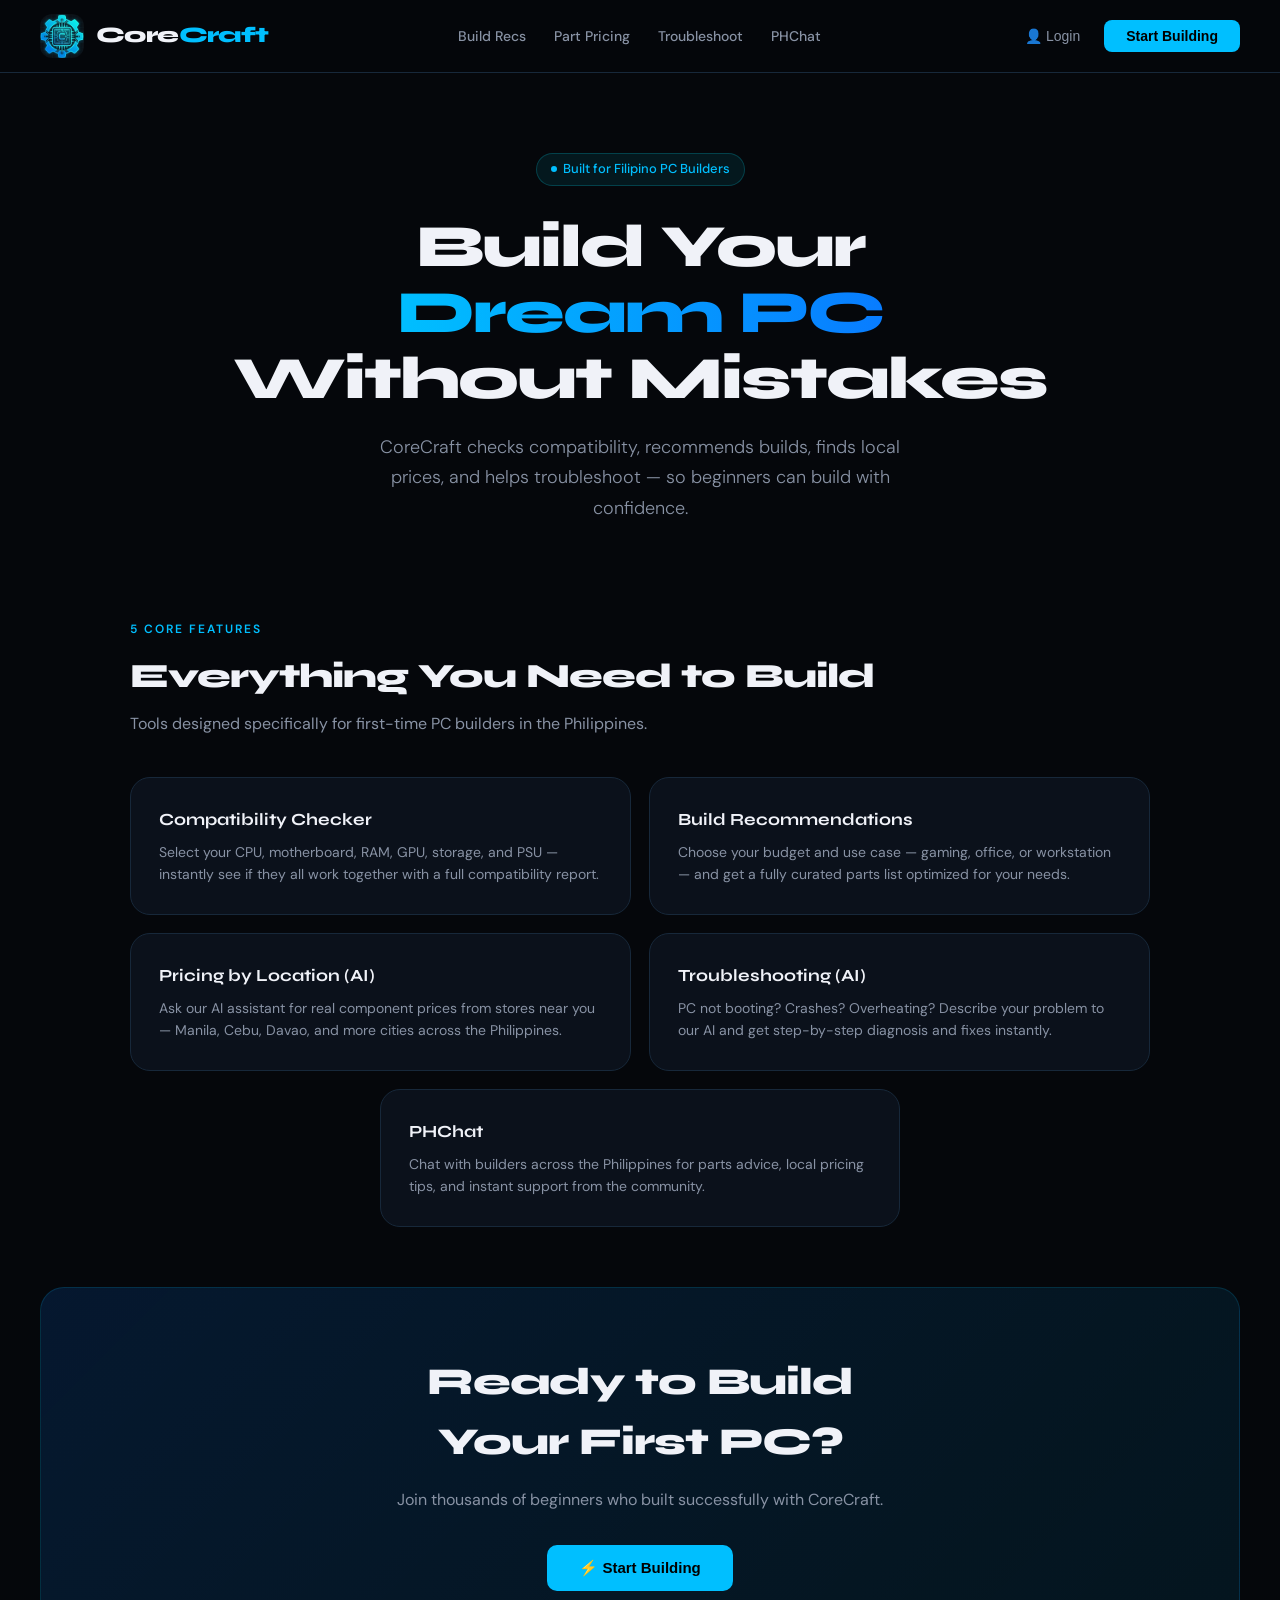
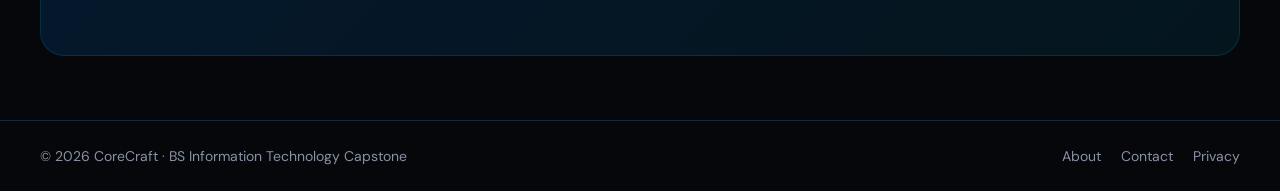
<file: Ipeh/index.html>
<!DOCTYPE html>
<html lang="en">
<head>
  <meta charset="UTF-8"/>
  <meta name="viewport" content="width=device-width, initial-scale=1.0"/>
  <title>CoreCraft — Build Your Dream PC</title>
  <link href="https://fonts.googleapis.com/css2?family=Syne:wght@400;600;700;800&family=DM+Sans:wght@300;400;500;600;700&display=swap" rel="stylesheet"/>
  <style>
    *,*::before,*::after{box-sizing:border-box;margin:0;padding:0}
    :root{
      --bg:#05070b;--bg2:#0b111b;--bg3:#0c1420;--bg4:#09101a;
      --border:#17283a;--cyan:#00bfff;--blue:#087cff;
      --orange:#ff6b35;--green:#22c55e;--text:#f0f2f8;--muted:#8892a4;
    }
    html{scroll-behavior:smooth}
    body{font-family:'DM Sans',sans-serif;background:var(--bg);color:var(--text);min-height:100vh;line-height:1.6;-webkit-text-size-adjust:100%;overflow-x:hidden}

    /* NAV */
    nav{position:sticky;top:0;z-index:50;display:flex;align-items:center;justify-content:space-between;padding:14px 40px;border-bottom:1px solid var(--border);background:rgba(5,7,11,.95);backdrop-filter:blur(20px);-webkit-backdrop-filter:blur(20px)}
    .logo{display:flex;align-items:center;gap:12px;cursor:pointer;text-decoration:none}
    .logo-icon{width:44px;height:44px;display:flex;align-items:center;justify-content:center;flex-shrink:0}
    .logo-icon img{width:44px;height:44px;object-fit:cover;border-radius:12px}
    .logo-text{font-family:'Syne',sans-serif;font-weight:800;font-size:22px;letter-spacing:-.6px;color:var(--text)}
    .logo-text span{color:var(--cyan)}
    nav ul{display:flex;gap:28px;list-style:none}
    nav ul a{color:var(--muted);font-size:14px;font-weight:500;text-decoration:none;transition:color .2s, border-color .2s;cursor:pointer;padding-bottom:6px;border-bottom:2px solid transparent}
    nav ul a:hover{color:var(--text);border-bottom-color:var(--cyan)}
    .nav-actions{display:flex;align-items:center;gap:10px}
    .btn-login{display:flex;align-items:center;gap:6px;color:var(--muted);font-size:14px;font-weight:500;padding:8px 14px;border-radius:8px;background:none;border:none;cursor:pointer;transition:all .2s;white-space:nowrap;position:relative}
    .btn-login:hover{background:#1a1c24;color:var(--text);border-bottom:2px solid var(--cyan)}
    .btn-start{background:var(--cyan);color:#000;font-size:14px;font-weight:600;padding:8px 22px;border-radius:8px;border:none;cursor:pointer;transition:opacity .2s;white-space:nowrap}
    .btn-start:hover{opacity:.9}
    .user-dropdown{position:relative;display:none}
    .user-dropdown.visible{display:flex;align-items:center}
    .user-pill{display:flex;align-items:center;gap:8px;background:rgba(0,229,255,.08);border:1px solid rgba(0,229,255,.2);border-radius:999px;padding:6px 14px 6px 8px;cursor:pointer;transition:all .2s;font-size:14px;font-weight:500;color:var(--cyan);font-family:'DM Sans',sans-serif}
    .user-pill:hover{background:rgba(0,229,255,.15)}
    .user-avatar{width:26px;height:26px;border-radius:50%;background:linear-gradient(135deg,var(--blue),var(--cyan));display:flex;align-items:center;justify-content:center;font-size:12px;font-weight:700;color:#fff;flex-shrink:0}
    .dropdown-menu{position:absolute;top:calc(100% + 10px);right:0;background:var(--bg2);border:1px solid var(--border);border-radius:14px;padding:8px;min-width:200px;z-index:200;box-shadow:0 8px 32px rgba(0,0,0,.4)}
    .dropdown-menu.hidden{display:none}
    .dropdown-header{padding:12px 14px 10px;border-bottom:1px solid var(--border);margin-bottom:6px}
    .dropdown-name{font-weight:700;font-size:14px;color:var(--text)}
    .dropdown-email{font-size:12px;color:var(--muted);margin-top:2px}
    .dropdown-item{display:flex;align-items:center;gap:10px;padding:10px 14px;border-radius:8px;cursor:pointer;font-size:14px;font-weight:500;color:var(--text);background:none;border:none;width:100%;text-align:left;transition:background .2s;font-family:'DM Sans',sans-serif}
    .dropdown-item:hover{background:rgba(255,255,255,.06)}
    .dropdown-item.logout{color:#f87171}
    .dropdown-item.logout:hover{background:rgba(248,113,113,.08)}
    .hamburger{display:none;flex-direction:column;gap:5px;cursor:pointer;background:none;border:none;padding:4px}
    .hamburger span{display:block;width:22px;height:2px;background:var(--text);border-radius:2px;transition:all .3s}
    .mobile-menu{display:none;position:fixed;top:61px;left:0;right:0;bottom:0;background:rgba(5,7,11,.98);z-index:49;flex-direction:column;padding:24px;gap:8px;overflow-y:auto}
    .mobile-menu.open{display:flex}
    .mobile-menu a{color:var(--text);font-size:18px;font-weight:600;padding:14px 0;border-bottom:1px solid var(--border);text-decoration:none;cursor:pointer}
    .mobile-menu-actions{display:flex;gap:10px;margin-top:16px;flex-direction:column}
    .mobile-menu-actions .btn-login{justify-content:center;border:1px solid var(--border);width:100%}
    .mobile-menu-actions .btn-start{width:100%;text-align:center;padding:14px;font-size:16px}
    /* Mobile signed-in button (matches desktop pill) */
    .mobile-signed-btn{display:flex;align-items:center;gap:10px;background:rgba(0,229,255,.08);border:1px solid rgba(0,229,255,.2);border-radius:999px;padding:8px 12px;color:var(--cyan);font-weight:600;cursor:pointer}
    .mobile-signed-avatar{width:32px;height:32px;border-radius:8px;display:flex;align-items:center;justify-content:center;color:#fff;font-weight:700}
    /* Mobile account area styles */
    .mobile-user-header{display:flex;align-items:center;gap:12px;margin:8px 0 14px}
    .mobile-user-avatar{width:40px;height:40px;border-radius:10px;display:flex;align-items:center;justify-content:center;font-weight:700;color:#fff;flex-shrink:0}
    .mobile-user-name{font-weight:700;color:var(--text);font-size:15px}
    .mobile-user-sub{font-size:13px;color:var(--muted)}
    .mobile-user-link{display:block;color:var(--text);font-weight:600;padding:12px 0;border-bottom:1px solid var(--border);text-decoration:none;cursor:pointer}

    /* PAGES */
    .page{display:none}
    .page.active{display:block}
    #page-login{display:none}
    #page-login.active{display:flex}

    /* FOOTER */
    footer{border-top:1px solid var(--border);padding:24px 40px;display:flex;justify-content:space-between;align-items:center;flex-wrap:wrap;gap:12px}
    footer span{color:var(--muted);font-size:14px}
    .footer-links{display:flex;gap:20px;flex-wrap:wrap}
    .footer-links a{color:var(--muted);font-size:14px;text-decoration:none;transition:color .2s}
    .footer-links a:hover{color:var(--text)}

    /* HELPERS */
    .label-tag{font-size:12px;font-weight:600;letter-spacing:2px;color:var(--cyan);text-transform:uppercase;margin-bottom:10px}
    .section-title{font-family:'Syne',sans-serif;font-size:34px;font-weight:800;letter-spacing:-1px;margin-bottom:8px}
    .section-sub{color:var(--muted);font-size:16px;margin-bottom:40px}
    .back-link{color:var(--cyan);font-size:14px;font-weight:500;text-decoration:none;display:inline-flex;align-items:center;gap:6px;transition:color .2s;background:none;border:none;cursor:pointer}
    .back-link:hover{color:var(--text)}
    .card{background:var(--bg2);border:1px solid var(--border);border-radius:20px;transition:border-color .2s}
    .card:hover{border-color:rgba(0,229,255,.3)}
    .badge{display:inline-flex;align-items:center;gap:6px;background:rgba(0,229,255,.08);border:1px solid rgba(0,229,255,.2);color:var(--cyan);padding:5px 14px;border-radius:999px;font-size:13px;font-weight:500}
    .pulse{width:6px;height:6px;background:var(--cyan);border-radius:50%;animation:pulse 1.5s infinite;flex-shrink:0}
    @keyframes pulse{0%,100%{opacity:1}50%{opacity:.4}}
    .grid-2{display:grid;grid-template-columns:1fr 1fr;gap:18px}
    .grid-3{display:grid;grid-template-columns:1fr 1fr 1fr;gap:12px}
    .section-wrap{padding:30px 40px 60px;max-width:1100px;margin:0 auto}

    /* HOME */
    .hero{padding:80px 40px 60px;text-align:center;position:relative;overflow:hidden}
    .hero-title{font-family:'Syne',sans-serif;font-size:60px;font-weight:800;line-height:1.1;letter-spacing:-2px;margin-bottom:20px}
    .hero-title .gradient{background:linear-gradient(90deg,var(--cyan),var(--blue));-webkit-background-clip:text;-webkit-text-fill-color:transparent;background-clip:text}
    .hero-sub{color:var(--muted);font-size:18px;font-weight:300;max-width:560px;margin:0 auto 36px;line-height:1.7}
    .hero-actions{display:flex;gap:14px;justify-content:center;flex-wrap:wrap;margin-bottom:64px}
    .btn-primary{background:var(--cyan);color:#000;padding:14px 32px;border-radius:10px;font-weight:700;font-size:15px;border:none;cursor:pointer;display:inline-flex;align-items:center;gap:8px;transition:opacity .2s}
    .btn-primary:hover{opacity:.88}
    .btn-secondary{background:transparent;color:var(--text);padding:14px 32px;border-radius:10px;font-weight:600;font-size:15px;border:1px solid var(--border);cursor:pointer;transition:all .2s}
    .btn-secondary:hover{border-color:var(--cyan);color:var(--cyan)}
    .stats-grid{display:grid;grid-template-columns:repeat(4,1fr);gap:10px;max-width:800px;margin:0 auto}
    .stat-card{background:var(--bg2);border:1px solid var(--border);border-radius:14px;padding:20px;text-align:left}
    .stat-num{font-family:'Syne',sans-serif;font-size:26px;font-weight:800;color:var(--cyan)}
    .stat-label{color:var(--muted);font-size:13px;margin-top:2px}
    .feature-card{background:var(--bg2);border:1px solid var(--border);border-radius:20px;padding:28px;transition:border-color .2s;text-decoration:none;display:block;color:inherit}
    .feature-card:hover{border-color:rgba(0,229,255,.3)}
    .feature-title{font-family:'Syne',sans-serif;font-size:17px;font-weight:700;margin-bottom:8px;color:var(--text)}
    .feature-desc{color:var(--muted);font-size:14px;line-height:1.6}
    .cta-box{background:linear-gradient(135deg,rgba(8,124,255,.15),rgba(0,191,255,.08));border:1px solid rgba(0,191,255,.15);border-radius:24px;padding:64px 40px;text-align:center;margin:0 40px 64px}
    .cta-title{font-family:'Syne',sans-serif;font-size:38px;font-weight:800;letter-spacing:-1px;margin-bottom:14px}

    /* COMPATIBILITY */
    .compat-header{display:flex;align-items:center;justify-content:space-between;margin-bottom:28px;flex-wrap:wrap;gap:12px}
    .compat-status{display:inline-flex;align-items:center;gap:6px;font-size:13px;font-weight:600;color:var(--green);background:rgba(34,197,94,.1);border:1px solid rgba(34,197,94,.25);padding:6px 14px;border-radius:999px}
    .comp-card{background:#181b22;border:1px solid var(--border);border-radius:14px;padding:16px;cursor:pointer;transition:all .2s}
    .comp-card.compatible{border-color:var(--cyan);background:rgba(0,229,255,.06)}
    .comp-card.warning{border-color:var(--orange);background:rgba(255,107,53,.05)}
    .comp-card:hover{background:rgba(0,229,255,.04)}
    .comp-name{font-size:13px;color:var(--muted);margin-bottom:4px}
    .comp-value{font-size:13px;font-weight:600}
    .comp-tag{font-size:11px;font-weight:500;margin-top:4px}
    .comp-tag.ok{color:var(--green)}.comp-tag.warn{color:var(--orange)}.comp-tag.empty{color:var(--muted)}
    .compat-grid{display:grid;grid-template-columns:repeat(auto-fit,minmax(260px,1fr));gap:18px}
    .compat-field{background:rgba(255,255,255,.03);border:1px solid rgba(255,255,255,.06);border-radius:20px;padding:20px;transition:transform .2s,background .2s}
    .compat-field:hover{transform:translateY(-1px);background:rgba(255,255,255,.05)}
    .compat-label{display:block;font-size:12px;font-weight:600;color:var(--muted);text-transform:uppercase;letter-spacing:1px;margin-bottom:12px}
    .compat-row{display:flex;gap:12px;align-items:flex-end;flex-wrap:wrap}
    .compat-row input{flex:1 1 0;min-width:0;width:100%;min-height:52px;background:var(--bg3);border:1px solid var(--border);border-radius:14px;padding:14px 16px;color:var(--text);font-size:14px;font-family:'DM Sans',sans-serif;outline:none;transition:border-color .2s}
    .compat-row input:focus{border-color:var(--cyan)}
    .compat-row .compat-btn{white-space:nowrap;flex:0 0 auto;min-width:130px}
    .compat-actions{display:grid;grid-template-columns:repeat(auto-fit,minmax(140px,1fr));gap:12px;margin-bottom:20px}
    .compat-actions button{width:100%}
    .compat-header{display:flex;align-items:center;justify-content:space-between;gap:12px;padding:18px 20px;background:rgba(255,255,255,.03);border:1px solid rgba(255,255,255,.07);border-radius:18px}
    @media(max-width:900px){.compat-actions{grid-template-columns:repeat(2,minmax(140px,1fr))}}
    @media(max-width:580px){.compat-row{flex-direction:column;align-items:stretch}.compat-row .compat-btn{width:100%;white-space:normal}.compat-actions{grid-template-columns:1fr}}
    .btn-gradient{width:100%;background:linear-gradient(90deg,var(--blue),var(--cyan));color:white;border:none;padding:14px;border-radius:12px;font-weight:700;font-size:15px;cursor:pointer;transition:opacity .2s;margin-top:8px;font-family:'DM Sans',sans-serif}
    .btn-gradient:hover{opacity:.9}
    .budget-row{display:flex;align-items:center;justify-content:space-between;padding:14px 0;border-bottom:1px solid var(--border);gap:8px}
    .budget-row:last-of-type{border-bottom:none}
    .budget-item-icon{width:36px;height:36px;border-radius:8px;background:#181b22;display:flex;align-items:center;justify-content:center;font-size:16px;margin-right:14px;flex-shrink:0}
    .budget-item-name{font-size:14px;font-weight:500}
    .budget-item-detail{font-size:12px;color:var(--muted);margin-top:2px}
    .budget-price{font-size:15px;font-weight:700;color:var(--cyan);white-space:nowrap}
    .budget-total{display:flex;justify-content:space-between;align-items:center;padding-top:20px;border-top:1px solid var(--border);margin-top:8px;gap:8px}
    .budget-total-label{font-family:'Syne',sans-serif;font-size:16px;font-weight:700}
    .budget-total-price{font-family:'Syne',sans-serif;font-size:24px;font-weight:800;color:var(--cyan)}

    /* BUILD RECOMMENDATION */
    .build-tabs{display:flex;gap:10px;flex-wrap:wrap;margin-bottom:28px}
    .build-tab{padding:10px 20px;border-radius:10px;border:1px solid var(--border);background:transparent;color:var(--muted);font-size:14px;font-weight:600;cursor:pointer;transition:all .2s;font-family:'DM Sans',sans-serif}
    .build-tab.active{background:var(--cyan);color:#000;border-color:var(--cyan)}
    .build-tab:hover:not(.active){border-color:var(--cyan);color:var(--cyan)}
    .build-card{background:var(--bg2);border:1px solid var(--border);border-radius:20px;padding:28px;margin-bottom:20px}
    .build-card-header{display:flex;align-items:center;justify-content:space-between;margin-bottom:20px;flex-wrap:wrap;gap:12px}
    .build-card-title{font-family:'Syne',sans-serif;font-size:20px;font-weight:700}
    .build-price-tag{background:rgba(0,229,255,.1);border:1px solid rgba(0,229,255,.25);color:var(--cyan);padding:6px 16px;border-radius:999px;font-size:14px;font-weight:700}
    .build-parts{display:grid;grid-template-columns:repeat(auto-fill,minmax(200px,1fr));gap:12px;margin-bottom:20px}
    .idea-card{background:var(--bg3);border:1px solid var(--border);border-radius:18px;padding:20px;margin-bottom:16px}
    .idea-card-title{font-family:'Syne',sans-serif;font-size:16px;font-weight:700;margin-bottom:6px}
    .idea-card-meta{font-size:13px;color:var(--muted);margin-bottom:12px}
    .idea-card-desc{font-size:14px;line-height:1.7;color:var(--text)}
    .build-part{background:var(--bg3);border:1px solid var(--border);border-radius:12px;padding:14px;display:flex;align-items:center;gap:12px}
    .build-part-icon{font-size:20px;flex-shrink:0}
    .build-part-cat{font-size:11px;color:var(--muted);font-weight:600;text-transform:uppercase;letter-spacing:1px}
    .build-part-name{font-size:13px;font-weight:600;margin-top:2px}
    .build-part-price{font-size:12px;color:var(--cyan);margin-top:2px}
    .build-use-btn{background:linear-gradient(90deg,var(--blue),var(--cyan));color:white;border:none;padding:12px 24px;border-radius:10px;font-weight:700;font-size:14px;cursor:pointer;transition:opacity .2s;font-family:'DM Sans',sans-serif}
    .build-use-btn:hover{opacity:.9}
    .compat-grid{display:grid;grid-template-columns:1fr 1fr;gap:16px}
    .compat-row{display:flex;gap:10px;align-items:center;flex-wrap:wrap}
    .compat-row input{flex:1 1 200px;min-width:0}
    .compat-row .compat-btn{white-space:nowrap;flex:0 0 auto}
    @media(max-width:768px){
      .compat-grid{grid-template-columns:1fr}
      .compat-row{flex-direction:column;align-items:stretch}
      .compat-row .compat-btn{width:100%;white-space:normal}
    }
    .perf-bars{display:flex;flex-direction:column;gap:10px;margin-top:20px}
    .perf-row{display:flex;align-items:center;gap:12px}
    .perf-label{font-size:12px;color:var(--muted);width:80px;flex-shrink:0}
    .perf-track{flex:1;height:8px;background:var(--border);border-radius:4px;overflow:hidden}
    .perf-fill{height:100%;border-radius:4px;background:linear-gradient(90deg,var(--blue),var(--cyan));transition:width .5s ease}
    .perf-val{font-size:12px;color:var(--cyan);font-weight:600;width:36px;text-align:right;flex-shrink:0}

    /* AI CHAT (shared) */
    .ai-page-wrap{max-width:900px;margin:0 auto}
    .chat-wrap{background:var(--bg2);border:1px solid var(--border);border-radius:20px;overflow:hidden}
    .chat-messages{height:420px;overflow-y:auto;padding:20px;display:flex;flex-direction:column;gap:16px}
    .chat-messages::-webkit-scrollbar{width:4px}
    .chat-messages::-webkit-scrollbar-track{background:transparent}
    .chat-messages::-webkit-scrollbar-thumb{background:var(--border);border-radius:4px}
    .msg{display:flex;max-width:85%}
    .msg.user{align-self:flex-end}.msg.ai,.msg.other{align-self:flex-start}
    .msg-bubble{border-radius:14px;padding:12px 16px;font-size:14px;line-height:1.6;white-space:pre-line}
    .msg.user .msg-bubble{background:linear-gradient(135deg,var(--blue),var(--cyan));color:white}
    .msg.ai .msg-bubble,.msg.other .msg-bubble{background:var(--bg3);color:var(--text)}
    .ai-header{display:flex;align-items:center;gap:8px;margin-bottom:8px}
    .ai-avatar{width:24px;height:24px;border-radius:50%;background:linear-gradient(135deg,var(--cyan),var(--blue));display:flex;align-items:center;justify-content:center;font-size:12px;flex-shrink:0}
    .ai-label{font-size:12px;color:var(--muted);font-weight:600}
    .typing-dots{display:flex;gap:4px;align-items:center;padding:4px 0}
    .dot{width:8px;height:8px;background:var(--cyan);border-radius:50%;animation:bounce .8s infinite}
    .dot:nth-child(2){animation-delay:.15s}.dot:nth-child(3){animation-delay:.3s}
    @keyframes bounce{0%,80%,100%{transform:translateY(0)}40%{transform:translateY(-6px)}}
    .quick-bar{padding:12px 20px;border-top:1px solid var(--border);background:var(--bg3)}
    .quick-label{font-size:12px;color:var(--muted);font-weight:600;margin-bottom:8px}
    .quick-btns{display:flex;gap:8px;flex-wrap:wrap}
    .quick-btn{padding:6px 12px;background:#0f1421;border:1px solid var(--border);border-radius:999px;font-size:12px;font-weight:500;color:var(--cyan);cursor:pointer;transition:all .2s;font-family:'DM Sans',sans-serif}
    .quick-btn:hover{background:#1e2d4a}
    .chat-input-wrap{padding:14px;border-top:1px solid var(--border);background:var(--bg4)}
    .chat-row{display:flex;gap:10px;align-items:flex-end}
    .chat-textarea{flex:1;background:var(--bg3);border:1px solid var(--border);border-radius:10px;padding:10px 14px;color:var(--text);font-size:14px;resize:none;font-family:'DM Sans',sans-serif;transition:border-color .2s;outline:none}
    .chat-textarea:focus{border-color:var(--cyan)}
    .chat-textarea::placeholder{color:var(--muted)}
    /* Build idea chat card styles */
    .idea-card-chat{max-width:520px}
    .idea-card-chat .comp-grid{display:grid;grid-template-columns:1fr 1fr;gap:8px;margin-top:10px;border-top:1px solid rgba(255,255,255,0.12);padding-top:10px}
    .idea-card-chat .comp-item{font-size:13px;color:rgba(255,255,255,0.95);padding:8px 10px;border-radius:10px;background:rgba(255,255,255,0.08)}
    .idea-card-chat .comp-item strong{display:block;font-size:12px;color:rgba(255,255,255,0.8);font-weight:700;margin-bottom:6px}
    .idea-card-chat .comp-grid .comp-item:nth-child(odd){border-right:1px solid rgba(255,255,255,0.16);padding-right:14px}
    .idea-card-chat .idea-votes{display:flex;gap:8px;justify-content:flex-end;margin-top:12px}
    .idea-card-chat .idea-bullet-list{margin-top:10px;padding-left:18px;color:rgba(255,255,255,0.95);font-size:14px;line-height:1.6}
    .idea-card-chat .idea-bullet-list li{margin-bottom:6px;list-style:disc inside}
    @media(max-width:600px){.idea-card-chat .comp-grid{grid-template-columns:1fr}.idea-card-chat .comp-grid .comp-item:nth-child(odd){border-right:none;padding-right:8px}}
    .msg.user .msg-bubble{margin-left:auto}
    .idea-card-chat{margin:8px 6px}
    .idea-card-chat .comp-grid{column-gap:12px}
    .idea-card-chat .comp-item.empty{background:transparent;border:none;padding:6px 8px;opacity:0}
    .send-btn{background:linear-gradient(135deg,var(--blue),var(--cyan));color:white;padding:10px 20px;border-radius:10px;border:none;font-weight:700;font-size:14px;cursor:pointer;transition:opacity .2s;white-space:nowrap;font-family:'DM Sans',sans-serif}
    .send-btn:disabled{opacity:.4;cursor:not-allowed}
    .send-btn:not(:disabled):hover{opacity:.9}
    .ai-info-cards{display:grid;grid-template-columns:repeat(3,1fr);gap:16px;margin-top:28px}
    .ai-info-card{background:var(--bg2);border:1px solid var(--border);border-radius:14px;padding:20px;text-align:center}
    .ai-info-emoji{font-size:24px;margin-bottom:8px}
    .ai-info-num{font-family:'Syne',sans-serif;font-size:18px;font-weight:700;color:var(--cyan)}
    .ai-info-sub{font-size:12px;color:var(--muted)}

    /* MODAL */
    .modal-overlay{display:none;position:fixed;inset:0;background:rgba(0,0,0,.75);z-index:100;align-items:center;justify-content:center;padding:16px}
    .modal-overlay.open{display:flex}
    .modal-box{background:var(--bg2);border:1px solid var(--border);border-radius:20px;padding:28px;max-width:500px;width:100%;max-height:90vh;overflow-y:auto}

    /* Responsive tweaks for Build Idea modal and cards */
    .idea-components-grid select,.idea-components-grid input{width:100%;box-sizing:border-box}
    .idea-components-grid{grid-template-columns:1fr 1fr;gap:10px}
    .idea-card{padding:18px}
    .idea-badge{font-size:12px;padding:6px 10px;border-radius:999px;background:rgba(255,255,255,.03);border:1px solid var(--border);color:var(--muted);font-weight:700}
    .idea-card-title{font-size:16px}
    @media(max-width:600px){
      .idea-components-grid{grid-template-columns:1fr}
      .modal-box{padding:18px;margin:12px}
      .idea-card{padding:14px}
      .idea-card-title{font-size:15px}
      .idea-card-desc{font-size:13px}
      .chat-textarea{font-size:14px;padding:10px}
    }
    .modal-title{font-family:'Syne',sans-serif;font-size:20px;font-weight:800;margin-bottom:16px}
    .modal-result-ok{color:var(--green)}.modal-result-warn{color:var(--orange)}
    .modal-item{padding:10px 0;border-bottom:1px solid var(--border);display:flex;align-items:center;gap:10px;font-size:14px;flex-wrap:wrap}
    .modal-item:last-child{border-bottom:none}
    .modal-close{margin-top:20px;width:100%;padding:12px;border-radius:10px;background:var(--cyan);color:#000;font-weight:700;border:none;cursor:pointer;font-size:15px;font-family:'DM Sans',sans-serif}

    /* LOGIN */
    #page-login{background:#0a0a0f;min-height:100vh;align-items:center;justify-content:center;padding:48px 16px;position:relative;overflow:hidden}
    .login-bg-blob{position:absolute;border-radius:50%;filter:blur(80px);pointer-events:none}
    .blob1{width:380px;height:380px;background:rgba(0,229,255,.08);top:80px;left:40px;animation:pulse 3s infinite}
    .blob2{width:380px;height:380px;background:rgba(8,124,255,.1);bottom:80px;right:40px;animation:pulse 3s 1s infinite}
    .login-grid{position:absolute;inset:0;opacity:.15;background-image:linear-gradient(rgba(6,182,212,.1) 1px,transparent 1px),linear-gradient(90deg,rgba(6,182,212,.1) 1px,transparent 1px);background-size:50px 50px;pointer-events:none}
    .login-card-wrap{position:relative;z-index:10;width:100%;max-width:440px}
    .login-brand{text-align:center;margin-bottom:32px}
    .login-logo{display:inline-flex;align-items:center;gap:10px;margin-bottom:12px}
    .login-logo-icon{display:inline-flex;align-items:center;justify-content:center;width:46px;height:46px;flex-shrink:0}
    .login-logo-icon img{width:46px;height:46px;object-fit:cover;border-radius:12px}
    .login-logo-text{font-family:'Syne',sans-serif;font-size:32px;font-weight:800;background:linear-gradient(90deg,var(--cyan),var(--blue));-webkit-background-clip:text;-webkit-text-fill-color:transparent;background-clip:text}
    .login-tagline{color:#9ca3af;font-size:14px}
    .login-box{background:linear-gradient(135deg,rgba(17,24,39,.9),rgba(3,7,18,.9));backdrop-filter:blur(20px);-webkit-backdrop-filter:blur(20px);border-radius:16px;border:1px solid rgba(0,229,255,.2);box-shadow:0 25px 60px rgba(0,0,0,.5);overflow:hidden}
    .login-tabs{display:flex;border-bottom:1px solid #1f2937}
    .login-tab{flex:1;padding:16px;font-size:14px;font-weight:500;border:none;background:none;cursor:pointer;transition:all .2s;color:#6b7280;font-family:'DM Sans',sans-serif}
    .login-tab.active-tab{color:var(--cyan);background:rgba(0,229,255,.08);border-bottom:2px solid var(--cyan)}
    .login-tab.active-signup{color:#c084fc;background:rgba(192,132,252,.08);border-bottom:2px solid #c084fc}
    .login-form{padding:28px}
    .form-group{margin-bottom:18px}
    .form-label{display:block;font-size:14px;font-weight:500;color:#d1d5db;margin-bottom:8px}
    .input-wrap{position:relative}
    .form-input{width:100%;padding:12px 16px;background:rgba(3,7,18,.5);border:1px solid #374151;border-radius:8px;color:white;font-size:16px;font-family:'DM Sans',sans-serif;outline:none;transition:all .2s}
    .form-input.password-input{padding-right:64px}
    .form-input::placeholder{color:#6b7280}
    .form-input:focus{border-color:var(--cyan);box-shadow:0 0 0 3px rgba(0,229,255,.1)}
    .form-input.signup-focus:focus{border-color:#a855f7;box-shadow:0 0 0 3px rgba(168,85,247,.1)}
    .pw-toggle{position:absolute;right:12px;top:50%;transform:translateY(-50%);background:none;border:none;cursor:pointer;color:#6b7280;font-size:12px;font-weight:600;transition:color .2s;padding:4px}
    .pw-toggle:hover{color:#d1d5db}
    .remember-row{display:flex;justify-content:space-between;align-items:center;font-size:14px;margin-bottom:18px;flex-wrap:wrap;gap:8px}
    .remember-label{display:flex;align-items:center;gap:8px;cursor:pointer;color:#9ca3af}
    .forgot-btn{background:none;border:none;color:var(--cyan);cursor:pointer;font-size:14px;transition:color .2s}
    .forgot-btn:hover{color:#67e8f9}
    .submit-btn{width:100%;padding:14px;border-radius:8px;border:none;font-weight:600;font-size:16px;color:white;cursor:pointer;transition:all .2s;font-family:'DM Sans',sans-serif}
    .submit-login{background:linear-gradient(90deg,#0891b2,#2563eb);box-shadow:0 4px 20px rgba(0,229,255,.25)}
    .submit-login:hover{box-shadow:0 4px 30px rgba(0,229,255,.4)}
    .submit-signup{background:linear-gradient(90deg,#9333ea,#db2777);box-shadow:0 4px 20px rgba(147,51,234,.25)}
    .submit-signup:hover{box-shadow:0 4px 30px rgba(147,51,234,.4)}
    .divider{display:flex;align-items:center;gap:16px;margin:20px 0}
    .divider-line{flex:1;height:1px;background:#1f2937}
    .divider-text{color:#6b7280;font-size:13px;white-space:nowrap}
    .social-grid{display:grid;grid-template-columns:1fr 1fr;gap:12px}
    .social-btn{padding:10px 16px;background:rgba(3,7,18,.5);border:1px solid #374151;border-radius:8px;color:#d1d5db;font-size:13px;cursor:pointer;display:flex;align-items:center;justify-content:center;gap:8px;transition:all .2s;font-family:'DM Sans',sans-serif}
    .social-btn:hover{background:#111827;border-color:#4b5563}
    .login-footer{text-align:center;margin-top:24px;font-size:14px}
    .login-status{margin-top:14px;padding:10px 12px;border-radius:8px;font-size:13px;display:none}
    .login-status.error{display:block;background:rgba(248,113,113,.12);color:#fecaca;border:1px solid rgba(248,113,113,.25)}
    .login-status.success{display:block;background:rgba(34,197,94,.12);color:#bbf7d0;border:1px solid rgba(34,197,94,.25)}
    .security-note{margin-top:12px;font-size:12px;color:#9ca3af;text-align:center}
    .form-input.invalid{border-color:#f87171;box-shadow:0 0 0 3px rgba(248,113,113,.12)}
    .hidden-field{display:none}

    /* RESPONSIVE */
    @media(max-width:768px){
      nav{padding:14px 20px}
      nav ul,.nav-actions{display:none}
      .hamburger{display:flex}
      .hero{padding:50px 20px 40px}
      .hero-title{font-size:38px;letter-spacing:-1px}
      .hero-sub{font-size:16px}
      .hero-actions{margin-bottom:40px}
      .btn-primary,.btn-secondary{width:100%;justify-content:center}
      .stats-grid{grid-template-columns:repeat(2,1fr);gap:8px}
      .stat-card{padding:14px 12px}
      .stat-num{font-size:20px}
      .section-wrap{padding:24px 20px 48px}
      .section-title{font-size:26px}
      .section-sub{font-size:15px;margin-bottom:28px}
      .grid-2{grid-template-columns:1fr}
      .grid-3{grid-template-columns:1fr 1fr}
      .cta-box{margin:0 20px 48px;padding:40px 24px}
      .cta-title{font-size:28px}
      footer{padding:20px;flex-direction:column;align-items:flex-start}
      .chat-messages{height:300px}
      .ai-info-cards{grid-template-columns:1fr 1fr}
      .build-parts{grid-template-columns:1fr}
      #page-login{padding:30px 16px}
      .login-logo-text{font-size:26px}
      .login-form{padding:20px}
    }
    @media(max-width:480px){
      .hero-title{font-size:30px}
      .stats-grid{grid-template-columns:1fr 1fr}
      .stat-num{font-size:18px}
      .grid-3{grid-template-columns:1fr 1fr}
      .ai-info-cards{grid-template-columns:1fr}
      #components-grid{grid-template-columns:1fr!important}
      .social-grid{grid-template-columns:1fr}
      .cta-title{font-size:24px}
      .chat-row{flex-direction:column;align-items:stretch}
      .send-btn{width:100%}
    }
    @media(max-width:360px){
      .hero-title{font-size:26px}
      nav{padding:12px 14px}
      .logo-text{font-size:17px}
    }
  </style>
</head>
<body>

<!-- NAV -->
<nav>
  <a class="logo" onclick="showPage('home')">
    <div class="logo-icon"><img src="corecraft-logo-mark.png" alt=""></div>
    <div class="logo-text">Core<span>Craft</span></div>
  </a>
  <ul>
    <li><a onclick="showPage('build')">Build Recs</a></li>
    <li><a onclick="showPage('pricing')">Part Pricing</a></li>
    <li><a onclick="showPage('troubleshoot')">Troubleshoot</a></li>
    <li><a onclick="showPage('PHchat')">PHChat</a></li>
  </ul>
  <div class="nav-actions">
    <button class="btn-login" id="nav-login-btn" onclick="showPage('login')">👤 Login</button>
    <div class="user-dropdown" id="user-dropdown">
      <button class="user-pill" onclick="toggleDropdown()" id="user-pill">
        <div class="user-avatar" id="user-avatar">J</div>
        <span id="user-displayname">Juan</span> ▾
      </button>
      <div class="dropdown-menu hidden" id="dropdown-menu">
        <div class="dropdown-header">
          <div class="dropdown-name" id="dropdown-name">Juan Dela Cruz</div>
          <div class="dropdown-email" id="dropdown-email">juan@example.com</div>
        </div>
        <button class="dropdown-item" onclick="showPage('profile');closeDropdown()">👤 My Profile</button>
        <button class="dropdown-item logout" onclick="handleLogout()">🚪 Log Out</button>
      </div>
    </div>
    <button class="btn-start" onclick="showPage('compatibility')">Start Building</button>
  </div>
  <button class="hamburger" onclick="toggleMenu()" id="hamburger" aria-label="Menu">
    <span></span><span></span><span></span>
  </button>
</nav>

<!-- Mobile Menu -->
<div class="mobile-menu" id="mobile-menu">
  <a onclick="showPage('build');closeMenu()">💡 Build Recommendations</a>
  <a onclick="showPage('pricing');closeMenu()">📍 Part Pricing by Location</a>
  <a onclick="showPage('troubleshoot');closeMenu()">🛠️ Troubleshooting</a>
  <a onclick="showPage('PHchat');closeMenu()">🌐 PHChat</a>
  <div class="mobile-menu-actions">
    <button class="btn-login" onclick="showPage('login');closeMenu()">👤 Login</button>
    <button class="btn-start" onclick="showPage('compatibility');closeMenu()">⚡ Start Building</button>
  </div>
</div>
<!-- ===== HOME ===== -->
<div id="page-home" class="page active">
  <div class="hero">
    <div class="badge" style="margin-bottom:28px;"><span class="pulse"></span> Built for Filipino PC Builders</div>
    <h1 class="hero-title">Build Your<br><span class="gradient">Dream PC</span><br>Without Mistakes</h1>
    <p class="hero-sub">CoreCraft checks compatibility, recommends builds, finds local prices, and helps troubleshoot — so beginners can build with confidence.</p>
  </div>

  <div class="section-wrap" style="padding-top:0">
    <div class="label-tag">5 Core Features</div>
    <div class="section-title">Everything You Need to Build</div>
    <div class="section-sub">Tools designed specifically for first-time PC builders in the Philippines.</div>
    <div class="grid-2">
      <div class="feature-card">
        <div class="feature-title">Compatibility Checker</div>
        <div class="feature-desc">Select your CPU, motherboard, RAM, GPU, storage, and PSU — instantly see if they all work together with a full compatibility report.</div>
      </div>
      <div class="feature-card">
        <div class="feature-title">Build Recommendations</div>
        <div class="feature-desc">Choose your budget and use case — gaming, office, or workstation — and get a fully curated parts list optimized for your needs.</div>
      </div>
      <div class="feature-card">
        <div class="feature-title">Pricing by Location (AI)</div>
        <div class="feature-desc">Ask our AI assistant for real component prices from stores near you — Manila, Cebu, Davao, and more cities across the Philippines.</div>
      </div>
      <div class="feature-card">
        <div class="feature-title">Troubleshooting (AI)</div>
        <div class="feature-desc">PC not booting? Crashes? Overheating? Describe your problem to our AI and get step-by-step diagnosis and fixes instantly.</div>
      </div>
      <div class="feature-card" style="grid-column:1/-1;justify-self:center;max-width:520px">
        <div class="feature-title">PHChat</div>
        <div class="feature-desc">Chat with builders across the Philippines for parts advice, local pricing tips, and instant support from the community.</div>
      </div>
    </div>
  </div>

  <div class="cta-box">
    <div class="cta-title">Ready to Build<br>Your First PC?</div>
    <p style="color:var(--muted);margin-bottom:32px;">Join thousands of beginners who built successfully with CoreCraft.</p>
    <button class="btn-primary" onclick="showPage('compatibility')">⚡ Start Building</button>
  </div>

  <footer>
    <span>© 2026 CoreCraft · BS Information Technology Capstone</span>
    <div class="footer-links"><a href="about.html">About</a><a href="contact.html">Contact</a><a href="privacy.html">Privacy</a></div>
  </footer>
</div>

<!-- ===== COMPATIBILITY ===== -->
<div id="page-compatibility" class="page">
  <div class="section-wrap" style="padding-top:20px">
    <div style="display:flex;align-items:center;justify-content:space-between;flex-wrap:wrap;gap:12px;margin-bottom:28px">
      <button class="back-link" onclick="showPage('home')">← Back to Home</button>
      <div style="background:linear-gradient(135deg,#00bfff,#087cff);color:white;padding:6px 14px;border-radius:999px;font-size:12px;font-weight:600">Powered by Claude AI</div>
    </div>
    <div style="margin-bottom:32px">
      <div style="display:flex;align-items:center;gap:12px;margin-bottom:12px">
        <div style="font-family:'Syne',sans-serif;font-size:28px;font-weight:800">AI Compatibility Checker</div>
      </div>
      <p style="color:var(--muted);font-size:15px;line-height:1.6;margin-top:12px">Enter your PC parts below — the AI will analyze socket compatibility, power requirements, RAM support, and suggest fixes if anything's wrong.</p>
    </div>

    <div class="card" style="padding:32px;margin-bottom:24px">
        <div class="compat-grid" style="margin-bottom:20px">
        <div class="compat-field">
          <label class="compat-label">CPU</label>
          <div class="compat-row">
            <input type="text" id="compat-cpu" placeholder="e.g. Intel Core i5-13400F, AMD Ryzen 5 7600X" onkeydown="if(event.key==='Enter')runCompatCheck()" />
            <button type="button" class="btn-secondary compat-btn" onclick="openComponentSelector('cpu')">Pick CPU</button>
          </div>
        </div>
        <div class="compat-field">
          <label class="compat-label">Motherboard</label>
          <div class="compat-row">
            <input type="text" id="compat-mb" placeholder="e.g. MSI B760M Mortar, ASUS ROG Strix B650-A" onkeydown="if(event.key==='Enter')runCompatCheck()" />
            <button type="button" class="btn-secondary compat-btn" onclick="openComponentSelector('motherboard')">Pick MB</button>
          </div>
        </div>
        <div class="compat-field">
          <label class="compat-label">RAM</label>
          <div class="compat-row">
            <input type="text" id="compat-ram" placeholder="e.g. 16GB DDR5 5200MHz, 32GB DDR4 3600MHz" onkeydown="if(event.key==='Enter')runCompatCheck()" />
            <button type="button" class="btn-secondary compat-btn" onclick="openComponentSelector('ram')">Pick RAM</button>
          </div>
        </div>
        <div class="compat-field">
          <label class="compat-label">GPU</label>
          <div class="compat-row">
            <input type="text" id="compat-gpu" placeholder="e.g. RTX 4060, RX 7600, or None (iGPU)" onkeydown="if(event.key==='Enter')runCompatCheck()" />
            <button type="button" class="btn-secondary compat-btn" onclick="openComponentSelector('gpu')">Pick GPU</button>
          </div>
        </div>
        <div class="compat-field">
          <label class="compat-label">Storage</label>
          <div class="compat-row">
            <input type="text" id="compat-storage" placeholder="e.g. 1TB NVMe Gen4 SSD, 2TB HDD" onkeydown="if(event.key==='Enter')runCompatCheck()" />
            <button type="button" class="btn-secondary compat-btn" onclick="openComponentSelector('storage')">Pick Storage</button>
          </div>
        </div>
        <div class="compat-field">
          <label class="compat-label">PSU</label>
          <div class="compat-row">
            <input type="text" id="compat-psu" placeholder="e.g. Corsair 650W 80+ Gold, Seasonic 750W" onkeydown="if(event.key==='Enter')runCompatCheck()" />
            <button type="button" class="btn-secondary compat-btn" onclick="openComponentSelector('psu')">Pick PSU</button>
          </div>
        </div>
        <div class="compat-field" style="grid-column:1/-1">
          <label class="compat-label">PC Case (Optional)</label>
          <div class="compat-row">
            <input type="text" id="compat-case" placeholder="e.g. Lian Li Lancool 216, NZXT H510" onkeydown="if(event.key==='Enter')runCompatCheck()" />
          </div>
        </div>
      </div>
      <div class="compat-actions">
        <button class="btn-gradient" onclick="runCompatCheck()">🤖 Check with AI</button>
        <button class="btn-secondary" onclick="saveCurrentBuild()">💾 Save Build</button>
        <button class="btn-secondary" onclick="openLoadBuildsModal()">📂 Saved Builds</button>
      </div>
      <div class="compat-header" style="margin-top:24px">
        <div class="compat-status" id="compat-status">✓ 0 of 6 Parts Compatible</div>
      </div>
      <div id="components-grid" class="grid-3" style="margin-top:24px;grid-template-columns:repeat(auto-fit,minmax(150px,1fr));"></div>
      <div id="budget-list" style="margin-top:20px"></div>
    </div>

    <div class="label-tag">AI Compatibility Assistant</div>
    <div class="section-title" style="font-size:24px">Ask About Your Build</div>
    <div class="section-sub">Get AI-powered recommendations, compatibility explanations, and part suggestions.</div>
    <div class="ai-page-wrap">
      <div class="chat-wrap">
        <div class="chat-messages" id="compat-messages"></div>
        <div class="quick-bar">
          <div class="quick-label">Quick Questions:</div>
          <div class="quick-btns">
            <button class="quick-btn" onclick="setInput('compat','What CPU is compatible with my motherboard?')">CPU Socket Guide</button>
            <button class="quick-btn" onclick="setInput('compat','What RAM type do I need?')">RAM Type Guide</button>
            <button class="quick-btn" onclick="setInput('compat','What PSU wattage should I get?')">PSU Sizing</button>
            <button class="quick-btn" onclick="setInput('compat','Is my GPU power requirement OK?')">GPU Power Check</button>
            <button class="quick-btn" onclick="setInput('compat','Recommend a compatible build')">Recommend a build</button>
          </div>
        </div>
        <div class="chat-input-wrap">
          <div class="chat-row">
            <textarea id="compat-input" class="chat-textarea" rows="2" placeholder="Ask about compatibility, recommendations, or your build..." onkeydown="handleKey(event,'compat')"></textarea>
            <button class="send-btn" id="compat-send" onclick="sendChat('compat')">Send</button>
          </div>
        </div>
      </div>
      <div class="ai-info-cards">
        <div class="ai-info-card"><div class="ai-info-emoji">🔍</div><div class="ai-info-num">Analysis</div><div class="ai-info-sub">Deep compatibility checks</div></div>
        <div class="ai-info-card"><div class="ai-info-emoji">💡</div><div class="ai-info-num">Suggestions</div><div class="ai-info-sub">Smart recommendations</div></div>
        <div class="ai-info-card"><div class="ai-info-emoji">⚡</div><div class="ai-info-num">Instant</div><div class="ai-info-sub">AI answers fast</div></div>
      </div>
    </div>
  </div>
  <footer>
    <span>© 2026 CoreCraft · BS Information Technology Capstone</span>
    <div class="footer-links"><a href="about.html">About</a><a href="contact.html">Contact</a><a href="privacy.html">Privacy</a></div>
  </footer>
</div>

<!-- ===== BUILD RECOMMENDATIONS ===== -->
<div id="page-build" class="page">
  <div class="section-wrap" style="padding-top:20px">
    <button class="back-link" onclick="showPage('home')" style="margin-bottom:28px">← Back to Home</button>
    <div class="label-tag">Feature 2</div>
    <div class="section-title">Build Recommendations</div>
    <div class="section-sub">Curated PC builds for every budget and purpose. Click a category to explore builds.</div>

    <div class="build-tabs">
      <button class="build-tab active" onclick="switchBuild('gaming',this)">Gaming</button>
      <button class="build-tab" onclick="switchBuild('office',this)">Office</button>
      <button class="build-tab" onclick="switchBuild('workstation',this)">Workstation</button>
    </div>

    <div id="build-content"></div>

    <!-- User-contributed build ideas removed per request -->
  </div>
  <footer>
    <span>© 2026 CoreCraft · BS Information Technology Capstone</span>
    <div class="footer-links"><a href="about.html">About</a><a href="contact.html">Contact</a><a href="privacy.html">Privacy</a></div>
  </footer>
</div>

<!-- ===== PART PRICING ===== -->
<div id="page-pricing" class="page">
  <div class="section-wrap" style="padding-top:20px">
    <button class="back-link" onclick="showPage('home')" style="margin-bottom:28px">← Back to Home</button>
    <div class="label-tag">Feature 3</div>
    <div class="section-title">Component Pricing by Location</div>
    <div class="section-sub">The legacy pricing chat has been removed. Open the main CoreCraft app for store locations and current part listings.</div>
    <div class="card" style="padding:24px;max-width:720px">
      <a class="btn-primary" href="../index.php">Open CoreCraft</a>
    </div>
  </div>
  <footer>
    <span>© 2026 CoreCraft · BS Information Technology Capstone</span>
    <div class="footer-links"><a href="about.html">About</a><a href="contact.html">Contact</a><a href="privacy.html">Privacy</a></div>
  </footer>
</div>

<!-- ===== TROUBLESHOOT AI ===== -->
<div id="page-troubleshoot" class="page">
  <div class="section-wrap" style="padding-top:20px">
    <button class="back-link" onclick="showPage('home')" style="margin-bottom:28px">← Back to Home</button>
    <div class="label-tag">Feature 4 · AI Powered</div>
    <div class="section-title">Troubleshooting Bot</div>
    <div class="section-sub">Tell the bot your PC problem and get step-by-step repair guidance to fix it.</div>
    <div class="ai-page-wrap">
      <div class="chat-wrap">
        <div class="chat-messages" id="trouble-messages"></div>
        <div class="quick-bar">
          <div class="quick-label">Troubleshooting Bot:</div>
          <div class="quick-btns">
            <button class="quick-btn" onclick="setInput('trouble','My PC won\'t turn on at all')">PC won't turn on</button>
            <button class="quick-btn" onclick="setInput('trouble','No display or black screen on boot')">No display / black screen</button>
            <button class="quick-btn" onclick="setInput('trouble','PC keeps restarting randomly')">Random restarts</button>
            <button class="quick-btn" onclick="setInput('trouble','PC is overheating and shutting down')">Overheating</button>
            <button class="quick-btn" onclick="setInput('trouble','Blue screen of death BSOD error')">BSOD blue screen</button>
            <button class="quick-btn" onclick="setInput('trouble','PC is very slow and lagging')">PC slow / lagging</button>
          </div>
        </div>
        <div class="chat-input-wrap">
          <div class="chat-row">
            <textarea id="trouble-input" class="chat-textarea" rows="2" placeholder="Describe your PC problem and I will help you fix it..." onkeydown="handleKey(event,'trouble')"></textarea>
            <button class="send-btn" id="trouble-send" onclick="sendChat('trouble')">Send</button>
          </div>
        </div>
      </div>
      <div class="ai-info-cards">
        <div class="ai-info-card"><div class="ai-info-emoji">🔍</div><div class="ai-info-num">Diagnosis</div><div class="ai-info-sub">Identify root cause</div></div>
        <div class="ai-info-card"><div class="ai-info-emoji">🛠️</div><div class="ai-info-num">Step-by-step</div><div class="ai-info-sub">Clear fix instructions</div></div>
        <div class="ai-info-card"><div class="ai-info-emoji">⚡</div><div class="ai-info-num">Instant</div><div class="ai-info-sub">AI answers fast</div></div>
      </div>
    </div>
  </div>
  <footer>
    <span>© 2026 CoreCraft · BS Information Technology Capstone</span>
    <div class="footer-links"><a href="about.html">About</a><a href="contact.html">Contact</a><a href="privacy.html">Privacy</a></div>
  </footer>
</div>

<!-- ===== PHCHAT ===== -->
<div id="page-PHchat" class="page">
  <div class="section-wrap" style="padding-top:20px">
    <button class="back-link" onclick="showPage('home')" style="margin-bottom:28px">← Back to Home</button>
    <div class="label-tag">Feature 5 · Community Chat</div>
    <div class="section-title">PHChat</div>
    <div class="section-sub">Join the PH community and chat with other builders from around the world.</div>
    <div class="chat-page-wrap" style="display:grid;grid-template-columns:1fr;gap:20px;align-items:start;">
      <div class="chat-wrap" style="display:flex;flex-direction:column;height:calc(100vh - 220px);min-height:520px;">
        <div class="chat-header" style="padding:20px;border-bottom:1px solid var(--border);display:flex;align-items:center;gap:12px;">
          <div class="chat-avatar" id="worldchat-avatar">PH</div>
          <div>
            <div style="font-weight:700" id="worldchat-user-name">PH Lounge</div>
            <div style="font-size:12px;color:var(--muted)">Chat with the PH community about builds, prices, and PC advice.</div>
          </div>
        </div>
        <div class="chat-messages" id="worldchat-messages" style="flex:1;min-height:280px"></div>
        <div class="chat-input-wrap">
          <div class="chat-row" style="flex-direction:column;align-items:stretch;gap:10px;">
            <button class="quick-btn" onclick="openAddBuildIdea()">Build Idea</button>
            <div class="chat-row">
              <textarea id="worldchat-input" class="chat-textarea" rows="2" placeholder="Type to chat with the PH community..." onkeydown="handleKey(event,'worldchat')"></textarea>
              <button class="send-btn" id="worldchat-send" onclick="sendChat('worldchat')">Send</button>
            </div>
          </div>
        </div>
      </div>
    </div>
  </div>
  <footer>
    <span>© 2026 CoreCraft · BS Information Technology Capstone</span>
    <div class="footer-links"><a href="about.html">About</a><a href="contact.html">Contact</a><a href="privacy.html">Privacy</a></div>
  </footer>
</div>

<!-- ===== LOGIN ===== -->
<div id="page-login" class="page">
  <div class="login-bg-blob blob1"></div>
  <div class="login-bg-blob blob2"></div>
  <div class="login-grid"></div>
  <div class="login-card-wrap">
    <div class="login-brand">
      <div class="login-logo"><span class="login-logo-icon"><img src="corecraft-logo-mark.png" alt=""></span><span class="login-logo-text">CoreCraft</span></div>
      <p class="login-tagline" id="login-tagline">Welcome back, PC Builder!</p>
    </div>
    <div class="login-box">
      <div class="login-tabs">
        <button class="login-tab active-tab" id="tab-login" onclick="switchTab('login')">Login</button>
        <button class="login-tab" id="tab-signup" onclick="switchTab('signup')">Sign Up</button>
      </div>
      <div class="login-form">
        <div class="hidden-field form-group" id="field-name">
          <label class="form-label">Full Name</label>
          <div class="input-wrap"><input class="form-input signup-focus" id="name-input" type="text" autocomplete="name" placeholder="Juan Dela Cruz"/></div>
        </div>
        <div class="form-group">
          <label class="form-label">Email Address</label>
          <div class="input-wrap"><input class="form-input" id="email-input" type="email" autocomplete="email" placeholder="juan@example.com"/></div>
        </div>
        <div class="form-group">
          <label class="form-label">Password</label>
          <div class="input-wrap">
            <input class="form-input password-input" type="password" id="pw-input" autocomplete="current-password" placeholder="••••••••"/>
            <button class="pw-toggle" onclick="togglePw()" id="pw-eye" type="button" aria-label="Show password" aria-pressed="false">Show</button>
          </div>
        </div>
        <div class="hidden-field form-group" id="field-confirm">
          <label class="form-label">Confirm Password</label>
          <div class="input-wrap"><input class="form-input signup-focus" id="confirm-input" type="password" autocomplete="new-password" placeholder="••••••••"/></div>
        </div>
        <div class="remember-row" id="remember-row">
          <label class="remember-label"><input id="remember-input" type="checkbox" style="accent-color:var(--cyan)"/> Remember me</label>
          <button class="forgot-btn" type="button">Forgot password?</button>
        </div>
        <button class="submit-btn submit-login" id="submit-btn" onclick="handleLogin()" type="button">Login</button>
        <div class="login-status" id="login-status" role="status" aria-live="polite"></div>
        <div class="security-note">Passwords are salted and hashed in your browser before being stored.</div>
        <div class="divider"><div class="divider-line"></div><span class="divider-text">or continue with</span><div class="divider-line"></div></div>
        <div class="social-grid">
          <button class="social-btn"><svg width="18" height="18" viewBox="0 0 24 24"><path fill="currentColor" d="M22.56 12.25c0-.78-.07-1.53-.2-2.25H12v4.26h5.92c-.26 1.37-1.04 2.53-2.21 3.31v2.77h3.57c2.08-1.92 3.28-4.74 3.28-8.09z"/><path fill="currentColor" d="M12 23c2.97 0 5.46-.98 7.28-2.66l-3.57-2.77c-.98.66-2.23 1.06-3.71 1.06-2.86 0-5.29-1.93-6.16-4.53H2.18v2.84C3.99 20.53 7.7 23 12 23z"/><path fill="currentColor" d="M5.84 14.09c-.22-.66-.35-1.36-.35-2.09s.13-1.43.35-2.09V7.07H2.18C1.43 8.55 1 10.22 1 12s.43 3.45 1.18 4.93l2.85-2.22.81-.62z"/><path fill="currentColor" d="M12 5.38c1.62 0 3.06.56 4.21 1.64l3.15-3.15C17.45 2.09 14.97 1 12 1 7.7 1 3.99 3.47 2.18 7.07l3.66 2.84c.87-2.6 3.3-4.53 6.16-4.53z"/></svg> Google</button>
          <button class="social-btn"><svg width="18" height="18" fill="currentColor" viewBox="0 0 24 24"><path d="M12 0c-6.626 0-12 5.373-12 12 0 5.302 3.438 9.8 8.207 11.387.599.111.793-.261.793-.577v-2.234c-3.338.726-4.033-1.416-4.033-1.416-.546-1.387-1.333-1.756-1.333-1.756-1.089-.745.083-.729.083-.729 1.205.084 1.839 1.237 1.839 1.237 1.07 1.834 2.807 1.304 3.492.997.107-.775.418-1.305.762-1.604-2.665-.305-5.467-1.334-5.467-5.931 0-1.311.469-2.381 1.236-3.221-.124-.303-.535-1.524.117-3.176 0 0 1.008-.322 3.301 1.23.957-.266 1.983-.399 3.003-.404 1.02.005 2.047.138 3.006.404 2.291-1.552 3.297-1.23 3.297-1.23.653 1.653.242 2.874.118 3.176.77.84 1.235 1.911 1.235 3.221 0 4.609-2.807 5.624-5.479 5.921.43.372.823 1.102.823 2.222v3.293c0 .319.192.694.801.576 4.765-1.589 8.199-6.086 8.199-11.386 0-6.627-5.373-12-12-12z"/></svg> GitHub</button>
        </div>
      </div>
    </div>
    <div class="login-footer"><button class="back-link" onclick="showPage('home')">← Back to Home</button></div>
  </div>
</div>

<!-- ===== USER PROFILE ===== -->
<div id="page-profile" class="page">
  <div class="section-wrap" style="padding-top:24px;max-width:860px">
    <button class="back-link" onclick="showPage('home')" style="margin-bottom:28px">← Back to Home</button>

    <!-- Profile Header Card -->
    <div style="background:linear-gradient(135deg,rgba(8,124,255,.15),rgba(0,191,255,.08));border:1px solid rgba(0,191,255,.2);border-radius:24px;padding:36px;margin-bottom:24px;display:flex;align-items:center;gap:28px;flex-wrap:wrap">
      <div id="profile-avatar-big" style="width:88px;height:88px;border-radius:50%;background:linear-gradient(135deg,var(--blue),var(--cyan));display:flex;align-items:center;justify-content:center;font-size:34px;font-weight:800;color:#fff;flex-shrink:0;box-shadow:0 0 0 4px rgba(0,191,255,.2)">J</div>
      <div style="flex:1;min-width:200px">
        <div id="profile-name-big" style="font-family:'Syne',sans-serif;font-size:26px;font-weight:800;letter-spacing:-.5px;margin-bottom:4px">Juan Dela Cruz</div>
        <div id="profile-email-big" style="color:var(--muted);font-size:14px;margin-bottom:12px">juan@example.com</div>
        <div style="display:flex;gap:8px;flex-wrap:wrap">
          <span class="badge"><span class="pulse"></span> Active Builder</span>
          <span style="display:inline-flex;align-items:center;gap:6px;background:rgba(8,124,255,.12);border:1px solid rgba(8,124,255,.3);color:#70b7ff;padding:5px 14px;border-radius:999px;font-size:13px;font-weight:500">🏅 Member since 2026</span>
        </div>
      </div>
      <button onclick="toggleEditMode()" id="edit-profile-btn" style="background:transparent;border:1px solid var(--border);color:var(--text);padding:10px 20px;border-radius:10px;font-size:14px;font-weight:600;cursor:pointer;transition:all .2s;font-family:'DM Sans',sans-serif;white-space:nowrap" onmouseover="this.style.borderColor='var(--cyan)';this.style.color='var(--cyan)'" onmouseout="this.style.borderColor='var(--border)';this.style.color='var(--text)'">✏️ Edit Profile</button>
    </div>

    <div class="grid-2" style="margin-bottom:24px">
      <!-- Account Info -->
      <div class="card" style="padding:28px" id="info-view-panel">
        <div style="font-family:'Syne',sans-serif;font-size:16px;font-weight:700;margin-bottom:20px;display:flex;align-items:center;gap:8px">👤 Account Info</div>
        <div style="display:flex;flex-direction:column;gap:14px">
          <div>
            <div style="font-size:12px;color:var(--muted);font-weight:600;text-transform:uppercase;letter-spacing:1px;margin-bottom:4px">Full Name</div>
            <div id="view-name" style="font-size:15px;font-weight:500">Juan Dela Cruz</div>
          </div>
          <div>
            <div style="font-size:12px;color:var(--muted);font-weight:600;text-transform:uppercase;letter-spacing:1px;margin-bottom:4px">Email</div>
            <div id="view-email" style="font-size:15px;font-weight:500">juan@example.com</div>
          </div>
          <div>
            <div style="font-size:12px;color:var(--muted);font-weight:600;text-transform:uppercase;letter-spacing:1px;margin-bottom:4px">Location</div>
            <div id="view-location" style="font-size:15px;font-weight:500">📍 Manila, Philippines</div>
          </div>
          <div>
            <div style="font-size:12px;color:var(--muted);font-weight:600;text-transform:uppercase;letter-spacing:1px;margin-bottom:4px">Build Experience</div>
            <div id="view-experience" style="font-size:15px;font-weight:500">🌱 Beginner</div>
          </div>
        </div>
      </div>

      <!-- Edit Form (hidden by default) -->
      <div class="card" style="padding:28px;display:none" id="info-edit-panel">
        <div style="font-family:'Syne',sans-serif;font-size:16px;font-weight:700;margin-bottom:20px">✏️ Edit Profile</div>
        <div style="display:flex;flex-direction:column;gap:14px">
          <div>
            <label style="font-size:12px;color:var(--muted);font-weight:600;text-transform:uppercase;letter-spacing:1px;display:block;margin-bottom:6px">Full Name</label>
            <input id="edit-name" class="chat-textarea" style="width:100%;resize:none;border-radius:8px;padding:10px 14px" placeholder="Your name"/>
          </div>
          <div>
            <label style="font-size:12px;color:var(--muted);font-weight:600;text-transform:uppercase;letter-spacing:1px;display:block;margin-bottom:6px">Email</label>
            <input id="edit-email" class="chat-textarea" type="email" style="width:100%;resize:none;border-radius:8px;padding:10px 14px" placeholder="your@email.com"/>
          </div>
          <div>
            <label style="font-size:12px;color:var(--muted);font-weight:600;text-transform:uppercase;letter-spacing:1px;display:block;margin-bottom:6px">Location</label>
            <select id="edit-location" class="chat-textarea" style="width:100%;resize:none;border-radius:8px;padding:10px 14px;cursor:pointer">
              <option>📍 Manila, Philippines</option>
              <option>📍 Cebu, Philippines</option>
              <option>📍 Davao, Philippines</option>
              <option>📍 Quezon City, Philippines</option>
              <option>📍 Other</option>
            </select>
          </div>
          <div>
            <label style="font-size:12px;color:var(--muted);font-weight:600;text-transform:uppercase;letter-spacing:1px;display:block;margin-bottom:6px">Build Experience</label>
            <select id="edit-experience" class="chat-textarea" style="width:100%;resize:none;border-radius:8px;padding:10px 14px;cursor:pointer">
              <option>🌱 Beginner</option>
              <option>⚙️ Intermediate</option>
              <option>🚀 Advanced</option>
            </select>
          </div>
          <div style="display:flex;gap:10px;margin-top:4px">
            <button onclick="saveProfile()" style="flex:1;background:var(--cyan);color:#000;border:none;padding:11px;border-radius:8px;font-weight:700;font-size:14px;cursor:pointer;font-family:'DM Sans',sans-serif">Save Changes</button>
            <button onclick="toggleEditMode()" style="flex:1;background:transparent;color:var(--muted);border:1px solid var(--border);padding:11px;border-radius:8px;font-weight:600;font-size:14px;cursor:pointer;font-family:'DM Sans',sans-serif">Cancel</button>
          </div>
        </div>
      </div>

      <!-- Stats Card -->
      <div class="card" style="padding:28px" id="stats-card">
        <div style="font-family:'Syne',sans-serif;font-size:16px;font-weight:700;margin-bottom:20px;display:flex;align-items:center;gap:8px">📊 My Stats</div>
        <div style="display:grid;grid-template-columns:1fr 1fr;gap:12px">
          <div style="background:#111827;border:1px solid var(--border);border-radius:12px;padding:16px;text-align:center">
            <div style="font-family:'Syne',sans-serif;font-size:24px;font-weight:800;color:var(--cyan)">3</div>
            <div style="font-size:12px;color:var(--muted);margin-top:2px">Builds Checked</div>
          </div>
          <div style="background:#111827;border:1px solid var(--border);border-radius:12px;padding:16px;text-align:center">
            <div style="font-family:'Syne',sans-serif;font-size:24px;font-weight:800;color:var(--blue)">7</div>
            <div style="font-size:12px;color:var(--muted);margin-top:2px">AI Chats</div>
          </div>
          <div style="background:#111827;border:1px solid var(--border);border-radius:12px;padding:16px;text-align:center">
            <div style="font-family:'Syne',sans-serif;font-size:24px;font-weight:800;color:var(--green)">₱54K</div>
            <div style="font-size:12px;color:var(--muted);margin-top:2px">Build Value</div>
          </div>
          <div style="background:#111827;border:1px solid var(--border);border-radius:12px;padding:16px;text-align:center">
            <div style="font-family:'Syne',sans-serif;font-size:24px;font-weight:800;color:var(--orange)">12</div>
            <div style="font-size:12px;color:var(--muted);margin-top:2px">Parts Searched</div>
          </div>
        </div>
      </div>
    </div>

    <!-- Recent Activity -->
    <div class="card" style="padding:28px;margin-bottom:24px">
      <div style="font-family:'Syne',sans-serif;font-size:16px;font-weight:700;margin-bottom:20px">🕒 Recent Activity</div>
      <div style="display:flex;flex-direction:column;gap:0">
        <div class="budget-row">
          <div style="display:flex;align-items:center;gap:14px">
            <div style="width:36px;height:36px;border-radius:10px;background:rgba(0,229,255,.1);display:flex;align-items:center;justify-content:center;font-size:16px;flex-shrink:0">🔍</div>
            <div><div style="font-size:14px;font-weight:500">Ran compatibility check</div><div style="font-size:12px;color:var(--muted)">Ryzen 5 5600X + ASUS B550-F + RTX 3070</div></div>
          </div>
          <div style="font-size:12px;color:var(--muted);white-space:nowrap">2 hrs ago</div>
        </div>
        <div class="budget-row">
          <div style="display:flex;align-items:center;gap:14px">
            <div style="width:36px;height:36px;border-radius:10px;background:rgba(255,107,53,.1);display:flex;align-items:center;justify-content:center;font-size:16px;flex-shrink:0">📍</div>
            <div><div style="font-size:14px;font-weight:500">Checked RTX 4060 price in Manila</div><div style="font-size:12px;color:var(--muted)">Found best deal at Dynaquest Gilmore — ₱21,500</div></div>
          </div>
          <div style="font-size:12px;color:var(--muted);white-space:nowrap">Yesterday</div>
        </div>
        <div class="budget-row">
          <div style="display:flex;align-items:center;gap:14px">
            <div style="width:36px;height:36px;border-radius:10px;background:rgba(8,124,255,.1);display:flex;align-items:center;justify-content:center;font-size:16px;flex-shrink:0">💡</div>
            <div><div style="font-size:14px;font-weight:500">Viewed Mid-Range Gaming build</div><div style="font-size:12px;color:var(--muted)">₱65,000 — Ryzen 5 7600X + RTX 4060 Ti</div></div>
          </div>
          <div style="font-size:12px;color:var(--muted);white-space:nowrap">2 days ago</div>
        </div>
        <div class="budget-row" style="border-bottom:none">
          <div style="display:flex;align-items:center;gap:14px">
            <div style="width:36px;height:36px;border-radius:10px;background:rgba(34,197,94,.1);display:flex;align-items:center;justify-content:center;font-size:16px;flex-shrink:0">🛠️</div>
            <div><div style="font-size:14px;font-weight:500">Asked troubleshooting AI</div><div style="font-size:12px;color:var(--muted)">PC won't turn on — fixed 24-pin connector</div></div>
          </div>
          <div style="font-size:12px;color:var(--muted);white-space:nowrap">3 days ago</div>
        </div>
      </div>
    </div>

    <!-- Danger Zone -->
    <div style="background:rgba(248,113,113,.05);border:1px solid rgba(248,113,113,.2);border-radius:16px;padding:24px;display:flex;align-items:center;justify-content:space-between;flex-wrap:wrap;gap:14px">
      <div>
        <div style="font-size:15px;font-weight:700;color:#f87171;margin-bottom:4px">Log Out</div>
        <div style="font-size:13px;color:var(--muted)">Sign out of your CoreCraft account on this device.</div>
      </div>
      <button onclick="handleLogout()" style="background:rgba(248,113,113,.12);border:1px solid rgba(248,113,113,.3);color:#f87171;padding:10px 22px;border-radius:8px;font-size:14px;font-weight:600;cursor:pointer;font-family:'DM Sans',sans-serif;transition:all .2s" onmouseover="this.style.background='rgba(248,113,113,.22)'" onmouseout="this.style.background='rgba(248,113,113,.12)'">🚪 Log Out</button>
    </div>
  </div>
  <footer>
    <span>© 2026 CoreCraft · BS Information Technology Capstone</span>
    <div class="footer-links"><a href="about.html">About</a><a href="contact.html">Contact</a><a href="privacy.html">Privacy</a></div>
  </footer>
</div>

<!-- Compatibility Modal -->
<div class="modal-overlay" id="compat-modal">
  <div class="modal-box">
    <div class="modal-title">🔍 Compatibility Report</div>
    <div id="modal-content"></div>
    <button class="modal-close" onclick="closeModal()">Close</button>
  </div>
</div>

<div class="modal-overlay" id="component-modal">
  <div class="modal-box">
    <div class="modal-title" id="component-modal-title">Select Component</div>
    <div id="component-list" style="max-height:400px;overflow-y:auto;margin:20px 0;"></div>
    <div style="display:flex;gap:10px;">
      <button class="modal-close" style="flex:1" onclick="closeComponentModal()">Cancel</button>
      <button class="modal-close" style="flex:1;background:var(--cyan);color:#000;border-color:var(--cyan)" onclick="selectComponent()">Select</button>
    </div>
  </div>
</div>

<div class="modal-overlay" id="build-idea-modal">
  <div class="modal-box">
    <div class="modal-title">💡 Add a Build Idea</div>
    <div style="display:flex;flex-direction:column;gap:14px">
      <input id="idea-title" class="chat-textarea" type="text" placeholder="Build name e.g. 1080p Gaming" />
      <select id="idea-category" class="chat-textarea" style="max-width:260px">
        <option value="gaming">🎮 Gaming</option>
        <option value="office">💼 Office</option>
        <option value="workstation">🖥️ Workstation</option>
        <option value="other">🔖 Other</option>
      </select>
      <div class="idea-components-grid" style="display:grid;grid-template-columns:1fr 1fr;gap:10px">
        <input id="idea-cpu" class="chat-textarea" type="text" placeholder="CPU (optional) e.g. Ryzen 5 5600X" />
        <input id="idea-motherboard" class="chat-textarea" type="text" placeholder="Motherboard (optional) e.g. B550-F" />
        <input id="idea-ram" class="chat-textarea" type="text" placeholder="RAM (optional) e.g. 16GB DDR4 3200" />
        <input id="idea-gpu" class="chat-textarea" type="text" placeholder="GPU (optional) e.g. RTX 4060" />
        <input id="idea-storage" class="chat-textarea" type="text" placeholder="Storage (optional) e.g. 1TB NVMe" />
        <input id="idea-psu" class="chat-textarea" type="text" placeholder="PSU (optional) e.g. 650W 80+ Gold" />
        <input id="idea-case" class="chat-textarea" type="text" placeholder="PC Case (optional) e.g. Lian Li Lancool 216" />
      </div>
      <textarea id="idea-description" class="chat-textarea" rows="4" placeholder="Describe your build idea and goals..."></textarea>
      <div style="display:flex;gap:10px;flex-wrap:wrap">
        <button class="btn-gradient" style="flex:1;min-width:140px" onclick="saveBuildIdea()">Send</button>
        <button class="btn-secondary" style="flex:1;min-width:140px" onclick="closeBuildIdeaModal()">Cancel</button>
      </div>
    </div>
  </div>
</div>

<div class="modal-overlay" id="saved-builds-modal">
  <div class="modal-box">
    <div class="modal-title">📂 Saved Builds</div>
    <div id="saved-builds-modal-list" style="max-height:400px;overflow-y:auto;margin:20px 0;"></div>
    <button class="modal-close" style="width:100%" onclick="closeSavedBuildsModal()">Close</button>
  </div>
</div>

<script>
// ——— MOBILE MENU ———
function toggleMenu(){document.getElementById('mobile-menu').classList.toggle('open')}
function closeMenu(){document.getElementById('mobile-menu').classList.remove('open')}

// ——— AUTH ———
let isLoggedIn=false,pendingPage=null,PHchatInit=false,activePHChat=null;
const protected_=['compatibility','build','pricing','troubleshoot','profile','PHchat'];

function showPage(name){
  if(protected_.includes(name)&&!isLoggedIn){pendingPage=name;showPage('login');return}
  document.querySelectorAll('.page').forEach(p=>p.classList.remove('active'));
  const el=document.getElementById('page-'+name);
  if(el)el.classList.add('active');
  window.scrollTo(0,0);
  closeMenu();
  if(name==='troubleshoot'&&!troubleInit)initChat('trouble');
  if(name==='compatibility'&&!compatInit)initChat('compat');
  if(name==='build'&&!buildaiInit)initChat('buildai');
  if((name==='worldchat'||name==='PHchat')&&!PHchatInit)initPHChat();
  if(name==='build'){updateSavedBuildsList();renderBuildIdeas();}
}

// ——— COMPONENTS DATA ———
const componentData = {
  motherboard: [
    {id: 'mb1', name: 'ASUS B550-F', socket: 'AM4', formFactor: 'ATX', ramType: 'DDR4', price: 8500},
    {id: 'mb2', name: 'MSI B450 Tomahawk', socket: 'AM4', formFactor: 'ATX', ramType: 'DDR4', price: 7200},
    {id: 'mb3', name: 'Gigabyte B650 Aorus Elite', socket: 'AM5', formFactor: 'ATX', ramType: 'DDR5', price: 12000},
    {id: 'mb4', name: 'ASRock B550M Pro4', socket: 'AM4', formFactor: 'mATX', ramType: 'DDR4', price: 6500},
    {id: 'mb5', name: 'ASUS Prime Z690-A', socket: 'LGA1700', formFactor: 'ATX', ramType: 'DDR5', price: 15000}
  ],
  cpu: [
    {id: 'cpu1', name: 'Ryzen 5 5600X', socket: 'AM4', cores: 6, price: 9200},
    {id: 'cpu2', name: 'Ryzen 7 5700X', socket: 'AM4', cores: 8, price: 12500},
    {id: 'cpu3', name: 'Intel Core i5-12400F', socket: 'LGA1700', cores: 6, price: 8800},
    {id: 'cpu4', name: 'Ryzen 5 7600X', socket: 'AM5', cores: 6, price: 15500},
    {id: 'cpu5', name: 'Intel Core i7-12700K', socket: 'LGA1700', cores: 12, price: 18500}
  ],
  ram: [
    {id: 'ram1', name: 'Corsair Vengeance 16GB DDR4 3200', type: 'DDR4', speed: 3200, capacity: 16, price: 3400},
    {id: 'ram2', name: 'G.Skill Ripjaws 32GB DDR4 3600', type: 'DDR4', speed: 3600, capacity: 32, price: 5800},
    {id: 'ram3', name: 'Corsair Dominator 16GB DDR5 5200', type: 'DDR5', speed: 5200, capacity: 16, price: 4500},
    {id: 'ram4', name: 'Kingston HyperX 8GB DDR4 2666', type: 'DDR4', speed: 2666, capacity: 8, price: 1500},
    {id: 'ram5', name: 'TeamGroup T-Force 64GB DDR4 3200', type: 'DDR4', speed: 3200, capacity: 64, price: 12000}
  ],
  gpu: [
    {id: 'gpu1', name: 'RTX 3060', vram: 12, power: 550, price: 25000},
    {id: 'gpu2', name: 'RTX 3070', vram: 8, power: 650, price: 28000},
    {id: 'gpu3', name: 'RTX 4060', vram: 8, power: 550, price: 22000},
    {id: 'gpu4', name: 'RX 7600', vram: 8, power: 550, price: 23000},
    {id: 'gpu5', name: 'RTX 4070', vram: 12, power: 700, price: 42000}
  ],
  storage: [
    {id: 'ssd1', name: 'Samsung 970 EVO 1TB NVMe', type: 'NVMe', capacity: 1000, price: 5800},
    {id: 'ssd2', name: 'WD Blue 500GB SATA', type: 'SATA', capacity: 500, price: 2800},
    {id: 'ssd3', name: 'Crucial P5 Plus 2TB NVMe', type: 'NVMe', capacity: 2000, price: 9500},
    {id: 'ssd4', name: 'Seagate Barracuda 2TB HDD', type: 'HDD', capacity: 2000, price: 3200},
    {id: 'ssd5', name: 'Kingston A2000 250GB NVMe', type: 'NVMe', capacity: 250, price: 1800}
  ],
  psu: [
    {id: 'psu1', name: 'Corsair RM550x 550W 80+ Gold', wattage: 550, efficiency: 'Gold', price: 4200},
    {id: 'psu2', name: 'EVGA 600 W1 600W 80+ White', wattage: 600, efficiency: 'White', price: 2800},
    {id: 'psu3', name: 'Seasonic Focus GX-650 650W 80+ Gold', wattage: 650, efficiency: 'Gold', price: 5500},
    {id: 'psu4', name: 'Cooler Master MWE 500W 80+ Bronze', wattage: 500, efficiency: 'Bronze', price: 2200},
    {id: 'psu5', name: 'be quiet! Straight Power 11 750W 80+ Platinum', wattage: 750, efficiency: 'Platinum', price: 7200}
  ]
};

const components=[
  {id:'1',name:'Motherboard',type:'motherboard',value:'Not Selected',price:0,icon:'🔲',tag:'○ Select Motherboard',status:'empty',detail:''},
  {id:'2',name:'CPU',type:'cpu',value:'Not Selected',price:0,icon:'🧠',tag:'○ Select CPU',status:'empty',detail:''},
  {id:'3',name:'RAM',type:'ram',value:'Not Selected',price:0,icon:'💾',tag:'○ Select RAM',status:'empty',detail:''},
  {id:'4',name:'GPU',type:'gpu',value:'Not Selected',price:0,icon:'🎮',tag:'○ Select GPU',status:'empty',detail:''},
  {id:'5',name:'Storage',type:'storage',value:'Not Selected',price:0,icon:'💿',tag:'○ Select Storage',status:'empty',detail:''},
  {id:'6',name:'PSU',type:'psu',value:'Not Selected',price:0,icon:'🔌',tag:'○ Select PSU',status:'empty',detail:''}
];

function getAllMotherboards() {
  return componentData.motherboard;
}

function getAllCPUs() {
  return componentData.cpu;
}

function getAllRAM() {
  return componentData.ram;
}

function getAllGPUs() {
  return componentData.gpu;
}

function getAllStorage() {
  return componentData.storage;
}

function getAllPSUs() {
  return componentData.psu;
}

function getComponentsByType(type) {
  switch(type) {
    case 'motherboard': return getAllMotherboards();
    case 'cpu': return getAllCPUs();
    case 'ram': return getAllRAM();
    case 'gpu': return getAllGPUs();
    case 'storage': return getAllStorage();
    case 'psu': return getAllPSUs();
    default: return [];
  }
}
function renderComponents(){
  checkCompatibility();
  const compat=components.filter(c=>c.status==='compatible').length;
  const compatStatusEl=document.getElementById('compat-status');
  if(compatStatusEl){
    compatStatusEl.textContent=`✓ ${compat} of 6 Parts Compatible`;
  }
  const gridEl=document.getElementById('components-grid');
  if(gridEl){
    gridEl.innerHTML=components.map(c=>`
      <div class="comp-card ${c.status!=='empty'?c.status:''}" onclick="openComponentSelector('${c.type}')">
        <div class="comp-name">${c.name}</div>
        <div class="comp-value" style="color:${c.status==='empty'?'var(--muted)':'var(--text)'}">${c.value}</div>
        <div class="comp-tag ${c.status==='warning'?'warn':c.status==='empty'?'empty':'ok'}">${c.tag}</div>
      </div>`).join('');
  }
  const items=components.filter(c=>c.price>0);
  const total=items.reduce((s,c)=>s+c.price,0);
  const budgetEl=document.getElementById('budget-list');
  if(budgetEl){
    budgetEl.innerHTML=items.map(c=>`
      <div class="budget-row">
        <div style="display:flex;align-items:center;">
          <div class="budget-item-icon">${c.icon}</div>
          <div><div class="budget-item-name">${c.value}</div><div class="budget-item-detail">${c.detail}</div></div>
        </div>
        <div class="budget-price">₱${c.price.toLocaleString()}</div>
      </div>`).join('')+`
      <div class="budget-total">
        <div class="budget-total-label">Estimated Total</div>
        <div class="budget-total-price">₱${total.toLocaleString()}</div>
      </div>`;
  }
}
renderComponents();

function runCompatCheck(){
  if(!compatInit)initChat('compat');
  syncComponentsFromFields();
  const cpu=document.getElementById('compat-cpu').value.trim();
  const mb=document.getElementById('compat-mb').value.trim();
  const ram=document.getElementById('compat-ram').value.trim();
  const gpu=document.getElementById('compat-gpu').value.trim();
  const storage=document.getElementById('compat-storage').value.trim();
  const psu=document.getElementById('compat-psu').value.trim();
  const pccase=document.getElementById('compat-case').value.trim();
  if(!cpu||!mb||!ram||!psu){
    alert('Please fill in CPU, Motherboard, RAM, and PSU to run the AI compatibility check.');
    return;
  }
  const text=`Check my build compatibility:\nCPU: ${cpu}\nMotherboard: ${mb}\nRAM: ${ram}\nGPU: ${gpu||'None (iGPU)'}\nStorage: ${storage||'Not specified'}\nPSU: ${psu}\nCase: ${pccase||'Not specified'}`;
  addMsg('compat','user',text);
  addTyping('compat');
  document.getElementById('compat-send').disabled=true;
  setTimeout(()=>{
    removeTyping('compat');
    addMsg('compat','ai',getAICompatAnalysis(cpu,mb,ram,gpu,storage,psu,pccase));
    document.getElementById('compat-send').disabled=false;
  },1000+Math.random()*800);
}

function getAICompatAnalysis(cpu,mb,ram,gpu,storage,psu,pccase){
  const cpuL=cpu.toLowerCase();
  const mbL=mb.toLowerCase();
  const ramL=ram.toLowerCase();
  const gpuL=gpu.toLowerCase();
  const psuL=psu.toLowerCase();
  let issues=[];
  let notes=[];
  let cpuSocket='Unknown';
  if(cpuL.includes('ryzen')){
    if(cpuL.includes('7600')||cpuL.includes('7700')||cpuL.includes('7800')||cpuL.includes('7900')||cpuL.includes('7900x')||cpuL.includes('7950')) cpuSocket='AM5';
    else cpuSocket='AM4';
  } else if(cpuL.includes('intel')||cpuL.includes('core i')){
    cpuSocket='LGA1700';
  }
  let mbSocket='Unknown';
  if(mbL.includes('b650')||mbL.includes('x670')||mbL.includes('am5')) mbSocket='AM5';
  else if(mbL.includes('b550')||mbL.includes('b450')||mbL.includes('am4')) mbSocket='AM4';
  else if(mbL.includes('z690')||mbL.includes('b760')||mbL.includes('lga1700')||mbL.includes('z790')) mbSocket='LGA1700';
  let ramType='Unknown';
  if(ramL.includes('ddr5')) ramType='DDR5';
  else if(ramL.includes('ddr4')) ramType='DDR4';
  let mbRamType='Unknown';
  if(mbSocket==='AM5'||mbSocket==='LGA1700') mbRamType='DDR5';
  else if(mbSocket==='AM4') mbRamType='DDR4';
  if(cpuSocket!=='Unknown'&&mbSocket!=='Unknown'&&cpuSocket!==mbSocket){
    issues.push(`⚠️ **Socket mismatch** — CPU is ${cpuSocket} but motherboard is ${mbSocket}. Use a matching CPU or motherboard.`);
  } else if(cpuSocket!=='Unknown'&&mbSocket!=='Unknown'){
    notes.push(`✅ CPU and motherboard are likely compatible with ${cpuSocket}.`);
  }
  if(ramType!=='Unknown'&&mbRamType!=='Unknown'&&ramType!==mbRamType){
    issues.push(`⚠️ **RAM type mismatch** — build uses ${ramType} but motherboard likely supports ${mbRamType}. Choose matching RAM.`);
  } else if(ramType!=='Unknown'&&mbRamType!=='Unknown'){
    notes.push(`✅ RAM type ${ramType} matches the motherboard's expected memory.`);
  }
  let psuWatt=0;
  const match=psuL.match(/(\d+)\s?w/);
  if(match) psuWatt=parseInt(match[1],10);
  let gpuRequirement=0;
  if(gpuL.includes('4090')) gpuRequirement=850;
  else if(gpuL.includes('4080')) gpuRequirement=750;
  else if(gpuL.includes('4070')) gpuRequirement=700;
  else if(gpuL.includes('4060')) gpuRequirement=550;
  else if(gpuL.includes('rx 7600')||gpuL.includes('6600')||gpuL.includes('rtx 3060')) gpuRequirement=550;
  if(gpuRequirement>0 && psuWatt>0 && psuWatt < gpuRequirement){
    issues.push(`⚠️ **PSU too weak** — your GPU needs about ${gpuRequirement}W but your PSU is ${psuWatt}W. Upgrade to ${gpuRequirement}W+ for stability.`);
  } else if(gpuRequirement>0 && psuWatt>0){
    notes.push(`✅ PSU wattage looks sufficient for the listed GPU.`);
  }
  if(!gpu){
    notes.push(`💻 No GPU detected. If your CPU has integrated graphics, the system can still display output.`);
  }
  if(issues.length===0){
    issues.push('✅ No major compatibility issues detected from the entered parts.');
  }
  let response='🤖 **AI Compatibility Analysis**\n\n';
  issues.forEach(i=>response+=`${i}\n`);
  if(notes.length){
    response+=`\n📋 Notes:\n`;
    notes.forEach(n=>response+=`${n}\n`);
  }
  response+=`\nAsk me for details if you want to verify sockets, RAM type, PSU sizing, or GPU compatibility.`;
  return response;
}

function getCompatibilityNotes() {
  const warnings = components.filter(c => c.status === 'warning');
  const missing = components.filter(c => c.status === 'empty');
  
  let notes = [];
  if (missing.length > 0) {
    notes.push(`⚠️ ${missing.length} component(s) not selected`);
  }
  if (warnings.length > 0) {
    notes.push(`⚠️ ${warnings.length} compatibility issue(s) found`);
  }
  if (notes.length === 0) {
    notes.push('✅ All selected components are compatible!');
  }
  return notes.join('<br>');
}
function closeModal(){document.getElementById('compat-modal').classList.remove('open')}

let selectedComponentType = null;
let selectedComponentId = null;

function openComponentSelector(type) {
  selectedComponentType = type;
  selectedComponentId = null;
  const componentList = getComponentsByType(type);
  const typeName = type.charAt(0).toUpperCase() + type.slice(1);
  
  document.getElementById('component-modal-title').textContent = `Select ${typeName}`;
  document.getElementById('component-list').innerHTML = `
    <div style="margin-bottom:15px;padding:10px;background:var(--bg3);border-radius:8px;cursor:pointer;border:2px solid transparent" onclick="selectComponentItem(null)">
      <div style="font-weight:600;color:var(--muted)">Not Selected</div>
      <div style="font-size:12px;color:var(--muted)">Clear selection</div>
    </div>
    ${componentList.map(comp => `
      <div style="margin-bottom:10px;padding:15px;background:var(--bg3);border-radius:8px;cursor:pointer;border:2px solid transparent;transition:border-color .2s" onclick="selectComponentItem('${comp.id}')">
        <div style="font-weight:600;margin-bottom:5px">${comp.name}</div>
        <div style="font-size:13px;color:var(--cyan);margin-bottom:5px">₱${comp.price.toLocaleString()}</div>
        <div style="font-size:12px;color:var(--muted)">${getComponentDetails(comp, type)}</div>
      </div>
    `).join('')}
  `;
  document.getElementById('component-modal').classList.add('open');
}

function getComponentDetails(comp, type) {
  switch(type) {
    case 'motherboard': return `${comp.socket} Socket / ${comp.formFactor} / ${comp.ramType}`;
    case 'cpu': return `${comp.socket} / ${comp.cores} Cores`;
    case 'ram': return `${comp.capacity}GB ${comp.type} ${comp.speed}MHz`;
    case 'gpu': return `${comp.vram}GB VRAM / ${comp.power}W Power`;
    case 'storage': return `${comp.capacity}GB ${comp.type}`;
    case 'psu': return `${comp.wattage}W / ${comp.efficiency} Efficiency`;
    default: return '';
  }
}

function setCompatInputForType(type, value) {
  const fieldMap = {motherboard:'compat-mb', cpu:'compat-cpu', ram:'compat-ram', gpu:'compat-gpu', storage:'compat-storage', psu:'compat-psu'};
  const input = document.getElementById(fieldMap[type]);
  if (input) input.value = value;
}

function syncComponentsFromFields() {
  const fieldMap = {motherboard:'compat-mb', cpu:'compat-cpu', ram:'compat-ram', gpu:'compat-gpu', storage:'compat-storage', psu:'compat-psu'};
  components.forEach(c => {
    const input = document.getElementById(fieldMap[c.type]);
    if (!input) return;
    const value = input.value.trim();
    if (!value) {
      c.value = `Not Selected`;
      c.price = 0;
      c.tag = `○ Select ${c.name}`;
      c.status = 'empty';
      c.detail = '';
    } else {
      c.value = value;
      if (c.status === 'empty') c.status = 'compatible';
      c.tag = '✓ Selected';
      c.detail = '';
    }
  });
}

function selectComponentItem(id) {
  selectedComponentId = id;
  const items = document.querySelectorAll('#component-list > div');
  items.forEach((item, index) => {
    if (index === 0 && id === null) {
      item.style.borderColor = 'var(--cyan)';
    } else if (index > 0 && componentData[selectedComponentType][index-1].id === id) {
      item.style.borderColor = 'var(--cyan)';
    } else {
      item.style.borderColor = 'transparent';
    }
  });
}

function selectComponent() {
  if (selectedComponentType && selectedComponentId !== undefined) {
    const componentIndex = components.findIndex(c => c.type === selectedComponentType);
    if (componentIndex !== -1) {
      if (selectedComponentId === null) {
        // Clear selection
        components[componentIndex] = {
          ...components[componentIndex],
          value: 'Not Selected',
          price: 0,
          tag: `○ Select ${components[componentIndex].name}`,
          status: 'empty',
          detail: ''
        };
        setCompatInputForType(selectedComponentType, '');
      } else {
        const selectedComp = componentData[selectedComponentType].find(c => c.id === selectedComponentId);
        if (selectedComp) {
          components[componentIndex] = {
            ...components[componentIndex],
            value: selectedComp.name,
            price: selectedComp.price,
            tag: '✓ Selected',
            status: 'compatible',
            detail: getComponentDetails(selectedComp, selectedComponentType)
          };
          setCompatInputForType(selectedComponentType, selectedComp.name);
        }
      }
      checkCompatibility();
      renderComponents();
    }
  }
  closeComponentModal();
}

function closeComponentModal() {
  document.getElementById('component-modal').classList.remove('open');
}

function checkCompatibility() {
  // Reset selected component statuses before running checks
  components.forEach(c => {
    if (c.status !== 'empty') {
      c.status = 'compatible';
      c.tag = '✓ Selected';
    }
  });

  // Basic compatibility checks
  const mb = components.find(c => c.type === 'motherboard');
  const cpu = components.find(c => c.type === 'cpu');
  const ram = components.find(c => c.type === 'ram');
  const gpu = components.find(c => c.type === 'gpu');
  const psu = components.find(c => c.type === 'psu');

  // CPU-Motherboard socket compatibility
  if (cpu.status === 'compatible' && mb.status === 'compatible') {
    const cpuData = componentData.cpu.find(c => c.name === cpu.value);
    const mbData = componentData.motherboard.find(c => c.name === mb.value);
    if (cpuData && mbData && cpuData.socket !== mbData.socket) {
      cpu.status = 'warning';
      cpu.tag = '⚠ Socket Mismatch';
      mb.status = 'warning';
      mb.tag = '⚠ Socket Mismatch';
    }
  }

  // RAM-Motherboard compatibility
  if (ram.status === 'compatible' && mb.status === 'compatible') {
    const ramData = componentData.ram.find(c => c.name === ram.value);
    const mbData = componentData.motherboard.find(c => c.name === mb.value);
    if (ramData && mbData && ramData.type !== mbData.ramType) {
      ram.status = 'warning';
      ram.tag = '⚠ RAM Type Mismatch';
      mb.status = 'warning';
      mb.tag = '⚠ RAM Type Mismatch';
    }
  }

  // PSU-GPU power requirement
  if (gpu.status === 'compatible' && psu.status === 'compatible') {
    const gpuData = componentData.gpu.find(c => c.name === gpu.value);
    const psuData = componentData.psu.find(c => c.name === psu.value);
    if (gpuData && psuData && psuData.wattage < gpuData.power) {
      psu.status = 'warning';
      psu.tag = `⚠ Need ${gpuData.power}W+`;
    }
  }
}

function getCompatResponse(msg) {
  const lower = msg.toLowerCase();
  if (lower.includes('socket') || lower.includes('cpu') || lower.includes('motherboard')) {
    return `🔌 **CPU & Motherboard Compatibility Guide**\n\n• AMD Ryzen 7000/9000 series = AM5\n• AMD Ryzen 3000/5000 series = AM4\n• Intel 12th/13th gen = LGA1700\n\nYour CPU socket must match your motherboard socket exactly. If they differ, the CPU will not fit and the build will fail.`;
  }
  if (lower.includes('ram') || lower.includes('memory') || lower.includes('ddr')) {
    return `💾 **RAM Compatibility Guide**\n\n• DDR5 is for AM5 and newer Intel LGA1700 boards\n• DDR4 is for AM4 and older Intel platforms\n\nYour motherboard only supports one RAM type. Match the RAM type to the motherboard or it will not boot.`;
  }
  if (lower.includes('gpu') || lower.includes('power') || lower.includes('wattage')) {
    return `🎮 **GPU & PSU Guidance**\n\nCommon GPU power requirements:\n• RTX 4060 / RX 7600 — 550W minimum\n• RTX 4070 — 700W recommended\n• RTX 4080 — 750W+ required\n• RTX 4090 — 850W+ required\n\nAlways choose a PSU with at least 20% headroom above the GPU's requirement.`;
  }
  if (lower.includes('psu') || lower.includes('power supply')) {
    return `⚡ **PSU Size Guide**\n\n• Budget gaming: 550-650W 80+ Bronze/Gold\n• Mid-range: 750-850W 80+ Gold\n• High-end: 850-1000W 80+ Platinum\n\nIf you have a high-end GPU or multiple drives, choose a higher wattage PSU for stable power delivery.`;
  }
  if (lower.includes('recommend') || lower.includes('suggest') || lower.includes('build')) {
    return `💡 **Build Recommendation Help**\n\nTell me your budget and use case, for example:\n• "₱50,000 gaming PC for 1080p"\n• "₱120,000 video editing workstation"\n• "Office PC for ₱25,000"\n\nI can suggest the best parts for your goals.`;
  }
  return `❓ **Ask me about compatibility:**\n• "What CPU is compatible with my motherboard?"\n• "Do I need DDR4 or DDR5 RAM?"\n• "Is my PSU strong enough for my GPU?"\n• "Recommend a compatible build for ₱60K"`;
}

// ——— BUILD RECOMMENDATIONS ———
const builds={
  gaming:[
    {label:'Budget Gaming',price:'₱35,000',perf:{Gaming:72,Productivity:60,Value:88},parts:[
      {icon:'🧠',cat:'CPU',name:'Ryzen 5 5600',price:'₱9,200'},{icon:'🔲',cat:'Motherboard',name:'B550M DS3H',price:'₱7,500'},
      {icon:'💾',cat:'RAM',name:'16GB DDR4 3200',price:'₱3,400'},{icon:'🎮',cat:'GPU',name:'GTX 1660 Super',price:'₱18,500'},
      {icon:'💿',cat:'Storage',name:'500GB NVMe',price:'₱2,800'},{icon:'🔌',cat:'PSU',name:'550W Bronze',price:'₱3,200'}
    ]},
    {label:'Mid-Range Gaming',price:'₱65,000',perf:{Gaming:88,Productivity:75,Value:80},parts:[
      {icon:'🧠',cat:'CPU',name:'Ryzen 5 7600X',price:'₱15,500'},{icon:'🔲',cat:'Motherboard',name:'B650 Carbon',price:'₱14,000'},
      {icon:'💾',cat:'RAM',name:'32GB DDR5 5200',price:'₱8,500'},{icon:'🎮',cat:'GPU',name:'RTX 4060 Ti',price:'₱32,000'},
      {icon:'💿',cat:'Storage',name:'1TB NVMe Gen4',price:'₱5,800'},{icon:'🔌',cat:'PSU',name:'750W Gold',price:'₱5,500'}
    ]}
  ],
  office:[
    {label:'Office Essentials',price:'₱20,000',perf:{Gaming:30,Productivity:85,Value:95},parts:[
      {icon:'🧠',cat:'CPU',name:'Ryzen 3 4100',price:'₱5,200'},{icon:'🔲',cat:'Motherboard',name:'A520M',price:'₱3,800'},
      {icon:'💾',cat:'RAM',name:'8GB DDR4',price:'₱1,500'},{icon:'💿',cat:'Storage',name:'500GB SSD',price:'₱2,200'},
      {icon:'🔌',cat:'PSU',name:'450W Bronze',price:'₱1,800'},{icon:'📦',cat:'Case',name:'mATX Case',price:'₱1,500'}
    ]}
  ],
  workstation:[
    {label:'Creative Workstation',price:'₱120,000',perf:{Gaming:70,Productivity:98,Value:75},parts:[
      {icon:'🧠',cat:'CPU',name:'Ryzen 9 7900X',price:'₱32,000'},{icon:'🔲',cat:'Motherboard',name:'X670E Taichi',price:'₱28,000'},
      {icon:'💾',cat:'RAM',name:'64GB DDR5 6000',price:'₱22,000'},{icon:'🎮',cat:'GPU',name:'RTX 4070 Ti',price:'₱65,000'},
      {icon:'💿',cat:'Storage',name:'2TB NVMe Gen4',price:'₱9,500'},{icon:'🔌',cat:'PSU',name:'1000W Platinum',price:'₱9,000'}
    ]}
  ]
};
function switchBuild(type,btn){
  document.querySelectorAll('.build-tab').forEach(b=>b.classList.remove('active'));
  btn.classList.add('active');
  renderBuilds(type);
}
function useBuildRecommendation(encodedBuild){
  let build = null;
  try {
    build = JSON.parse(decodeURIComponent(encodedBuild));
  } catch (e) {
    build = null;
  }
  if (!build || !Array.isArray(build.parts)) return;

  const fieldMap = {
    cpu: 'compat-cpu',
    motherboard: 'compat-mb',
    ram: 'compat-ram',
    gpu: 'compat-gpu',
    storage: 'compat-storage',
    psu: 'compat-psu'
  };

  Object.values(fieldMap).forEach(id => {
    const input = document.getElementById(id);
    if (input) input.value = '';
  });

  build.parts.forEach(part => {
    const cat = (part.cat || '').toLowerCase();
    let type = null;
    if (cat.includes('cpu')) type = 'cpu';
    else if (cat.includes('motherboard') || cat.includes('mb')) type = 'motherboard';
    else if (cat.includes('ram')) type = 'ram';
    else if (cat.includes('gpu')) type = 'gpu';
    else if (cat.includes('storage') || cat.includes('ssd') || cat.includes('hdd')) type = 'storage';
    else if (cat.includes('psu')) type = 'psu';

    if (type && fieldMap[type]) {
      const input = document.getElementById(fieldMap[type]);
      if (input) input.value = part.name;
    }
  });

  syncComponentsFromFields();
  checkCompatibility();
  renderComponents();
  showPage('compatibility');

  const cpu = document.getElementById('compat-cpu')?.value.trim() || '';
  const mb = document.getElementById('compat-mb')?.value.trim() || '';
  const ram = document.getElementById('compat-ram')?.value.trim() || '';
  const psu = document.getElementById('compat-psu')?.value.trim() || '';
  if (cpu && mb && ram && psu) {
    setTimeout(() => runCompatCheck(), 220);
  }
}
function renderBuilds(type){
  document.getElementById('build-content').innerHTML=builds[type].map(b=>`
    <div class="build-card">
      <div class="build-card-header">
        <div class="build-card-title">${b.label}</div>
      </div>
      <div class="build-parts">
        ${b.parts.map(p=>`<div class="build-part"><div class="build-part-icon">${p.icon}</div><div class="build-part-info"><div class="build-part-cat">${p.cat}</div><div class="build-part-name">${p.name}</div></div></div>`).join('')}
      </div>
      <div class="perf-bars">
        ${Object.entries(b.perf).filter(([k])=>k!=='Value').map(([k,v])=>`<div class="perf-row"><div class="perf-label">${k}</div><div class="perf-track"><div class="perf-fill" style="width:${v}%"></div></div><div class="perf-val">${v}%</div></div>`).join('')}
      </div>
      <div style="margin-top:20px;display:flex;gap:12px;flex-wrap:wrap">
        <button class="build-use-btn" onclick="useBuildRecommendation('${encodeURIComponent(JSON.stringify(b))}')">Use This Build →</button>
        <button class="build-use-btn" style="background:transparent;border:1px solid var(--border);color:var(--text)" onclick="showPage('pricing')">Check Local Prices</button>
      </div>
    </div>`).join('');
}
renderBuilds('gaming');
renderBuildIdeas();

// ——— AI CHAT (shared engine) ———
let troubleInit=false,compatInit=false,buildaiInit=false;
function initChat(id){
  if(id==='trouble'){troubleInit=true;addMsg('trouble','ai',`Hi! I'm CoreCraft's Troubleshooting AI Bot. Tell me your PC problem and I will guide you step-by-step to fix it.\n\nDescribe what's happening — e.g.:\n• "PC won't boot, no display"\n• "Keeps restarting randomly"\n• "Very slow after Windows update"`)}
  if(id==='compat'){compatInit=true;addMsg('compat','ai',`Hi! I'm your Compatibility AI. Enter your PC parts in the fields above and I will analyze socket compatibility, RAM type, PSU wattage, and GPU fitment for your system.\n\nTry:\n• "Check my build compatibility"\n• "Why is my RAM incompatible?"\n• "What PSU do I need for my GPU?"`)}
  if(id==='buildai'){buildaiInit=true;addMsg('buildai','ai',`Hi! I'm CoreCraft's AI Build Recommendation Engine.\n\nTell me your requirements:\n• Budget (e.g. ₱50,000)
• Purpose (gaming, work, streaming, editing)
• Performance target (1080p, 1440p, 4K, etc.)
\nExample: "Gaming PC for ₱50K, want 1440p 60fps"`)}
}
function addMsg(id,type,text){
  const wrap=document.getElementById(id+'-messages');
  const div=document.createElement('div');
  div.className='msg '+type;
  if(type==='ai'&&id!=='PHchat'){
    div.innerHTML=`<div class="msg-bubble"><div class="ai-header"><div class="ai-avatar">🤖</div><span class="ai-label">CoreCraft AI</span></div><div>${text.replace(/\*\*(.*?)\*\*/g,'<strong>$1</strong>')}</div></div>`;
  }else{div.innerHTML=`<div class="msg-bubble">${text}</div>`}
  wrap.appendChild(div);wrap.scrollTop=wrap.scrollHeight;
}
function addTyping(id){
  const wrap=document.getElementById(id+'-messages');
  const div=document.createElement('div');
  div.className='msg ai';div.id=id+'-typing';
  div.innerHTML=`<div class="msg-bubble"><div class="typing-dots"><div class="dot"></div><div class="dot"></div><div class="dot"></div></div></div>`;
  wrap.appendChild(div);wrap.scrollTop=wrap.scrollHeight;
}
function removeTyping(id){const el=document.getElementById(id+'-typing');if(el)el.remove()}
function setInput(id,text){document.getElementById(id+'-input').value=text}
function handleKey(e,id){if(e.key==='Enter'&&!e.shiftKey){e.preventDefault();sendChat(id)}}
function sendChat(id){
  const inp=document.getElementById(id+'-input');
  const text=inp.value.trim();if(!text)return;
  addMsg(id,'user',text);inp.value='';
  document.getElementById(id+'-send').disabled=true;
  addTyping(id);
  setTimeout(()=>{
    removeTyping(id);
    let reply = '';
    if(id==='trouble') reply = getTroubleResponse(text);
    else if(id==='compat') reply = getCompatResponse(text);
    else if(id==='buildai') reply = getBuildAIResponse(text);
    else if(id==='PHchat') reply = getPHChatResponse(text);
    addMsg(id,id==='PHchat'?'other':'ai',reply);
    document.getElementById(id+'-send').disabled=false;
  },800+Math.random()*700);
}

function initPHChat(){
  const wrap=document.getElementById('PHchat-messages')||document.getElementById('PHChat-messages')||document.getElementById('phchat-messages');
  const avatar=document.getElementById('PHchat-avatar')||document.getElementById('PHChat-avatar')||document.getElementById('phchat-avatar');
  const userName=document.getElementById('PHchat-user-name')||document.getElementById('PHChat-user-name')||document.getElementById('phchat-user-name');
  if(!wrap){
    console.error('PHChat messages container not found. Check the element id in the PHChat page markup.');
    return;
  }
  PHchatInit=true;
  wrap.innerHTML='';
  if(avatar) avatar.textContent='PH';
  if(userName) userName.textContent='PH Chat';
  addMsg('PHchat','other','Welcome to PHChat! Chat with builders from everywhere about PC builds, prices, and ideas.');
}

function getPHChatResponse(text){
  const nameEl = document.getElementById('PHchat-user-name')||document.getElementById('PHChat-user-name')||document.getElementById('phchat-user-name');
  const name = nameEl ? (nameEl.textContent.split(' ')[0] || 'Friend') : 'Friend';
  const lower=text.toLowerCase();
  if(lower.includes('hello')||lower.includes('hi')||lower.includes('hey')){
    return `Hey! Good to meet you. What part are you looking for help with today?`;
  }
  if(lower.includes('price')||lower.includes('buy')||lower.includes('store')){
    return `I know a few local sellers. Try checking parts in your city first, then compare online prices. Where are you located?`;
  }
  if(lower.includes('build')||lower.includes('gaming')||lower.includes('pc')){
    return `I recently built a mid-range gaming PC with Ryzen 5 and an RTX 4060. It works great for 1080p and is easy to upgrade later.`;
  }
  if(lower.includes('thanks')||lower.includes('thank')){
    return `You\'re welcome! If you want, I can share a sample parts list or recommend a good case.`;
  }
  return `Nice! Tell me more about what you want to build or what part you need help with.`;
}

// ——— SAVE & LOAD BUILDS ———
function saveCurrentBuild(){
  syncComponentsFromFields();
  const buildName=prompt('Name this build:','My PC Build');
  if(!buildName)return;
  const selected=components.filter(c=>c.status!=='empty').map(c=>({type:c.type,value:c.value}));
  if(selected.length===0){alert('Please select at least one component');return}
  const builds_local=JSON.parse(localStorage.getItem('saved_builds')||'{}');
  builds_local[buildName]={timestamp:new Date().toLocaleString(),components:selected};
  localStorage.setItem('saved_builds',JSON.stringify(builds_local));
  alert(`✅ Build "${buildName}" saved!`);
  updateSavedBuildsList();
}
function openLoadBuildsModal(){
  const builds_local=JSON.parse(localStorage.getItem('saved_builds')||'{}');
  const list=Object.entries(builds_local);
  if(list.length===0){alert('No saved builds yet. Save your first build!');return}
  const html=list.map(([name,data])=>`
    <div style="padding:15px;background:var(--bg3);border-radius:8px;border:1px solid var(--border);margin-bottom:12px;display:flex;justify-content:space-between;align-items:center;gap:12px;flex-wrap:wrap">
      <div style="flex:1;min-width:200px">
        <div style="font-weight:600;margin-bottom:4px">${name}</div>
        <div style="font-size:12px;color:var(--muted)">${data.timestamp} • ${data.components.length} parts</div>
      </div>
      <div style="display:flex;gap:8px">
        <button class="quick-btn" style="background:var(--cyan);color:#000;padding:8px 14px;font-size:12px;border:none;cursor:pointer" onclick="loadBuild('${name}');closeSavedBuildsModal()">Load</button>
        <button class="quick-btn" style="background:#ef4444;color:white;padding:8px 14px;font-size:12px;border:none;cursor:pointer" onclick="deleteBuild('${name}')">Delete</button>
      </div>
    </div>`).join('');
  document.getElementById('saved-builds-modal-list').innerHTML=html;
  document.getElementById('saved-builds-modal').classList.add('open');
}
function closeSavedBuildsModal(){
  document.getElementById('saved-builds-modal').classList.remove('open');
}
function updateSavedBuildsList(){
  const listContainer=document.getElementById('saved-builds-list');
  const contentContainer=document.getElementById('saved-builds-content');
  if(!listContainer||!contentContainer) return;
  const builds_local=JSON.parse(localStorage.getItem('saved_builds')||'{}');
  const list=Object.entries(builds_local);
  if(list.length===0){listContainer.style.display='none';return}
  listContainer.style.display='block';
  contentContainer.innerHTML=list.map(([name,data])=>`
    <div class="build-card" style="padding:16px">
      <div style="font-weight:600;margin-bottom:8px">${name}</div>
      <div style="font-size:13px;color:var(--muted);margin-bottom:12px">${data.timestamp}<br>${data.components.length} parts selected</div>
      <button class="btn-gradient" style="width:100%;background:var(--cyan);color:#000;border:none;cursor:pointer" onclick="loadBuild('${name}')">Load Build</button>
    </div>`).join('');
}
function openAddBuildIdea(){
  document.getElementById('idea-title').value='';
  document.getElementById('idea-description').value='';
  const ideaCase=document.getElementById('idea-case'); if(ideaCase) ideaCase.value='';
  ['idea-cpu','idea-motherboard','idea-ram','idea-gpu','idea-storage','idea-psu'].forEach(id=>{
    const input=document.getElementById(id);
    if(input) input.value='';
  });
  // default category
  const cat=document.getElementById('idea-category'); if(cat) cat.value='gaming';
  document.getElementById('build-idea-modal').classList.add('open');
}
function closeBuildIdeaModal(){
  document.getElementById('build-idea-modal').classList.remove('open');
}
function saveBuildIdea(){
  const title=document.getElementById('idea-title').value.trim();
  const description=document.getElementById('idea-description').value.trim();
  if(!title||!description){
    alert('Please enter a build name and description.');
    return;
  }
  // prepare idea object from inputs
  const category=document.getElementById('idea-category')?document.getElementById('idea-category').value:'other';
  const idea={
    id: Date.now(),
    title,description,category,timestamp:new Date().toLocaleString(),components:{}
  };
  ['cpu','motherboard','ram','gpu','storage','psu','case'].forEach(k=>{
    const v=document.getElementById('idea-'+k);
    if(v && v.value) idea.components[k]=v.value;
  });
  // send the idea to PHChat instead of saving locally
  sendIdeaToChat(idea);
  closeBuildIdeaModal();
}

function sendIdeaToChat(idea){
  const comps=idea.components||{};
  const compItems=['cpu','motherboard','ram','gpu','storage','psu','case'].map(k=>{
    const label = k.charAt(0).toUpperCase() + k.slice(1);
    if(!comps[k]) return '';
    return `<li><strong>${label}:</strong> ${comps[k]}</li>`;
  }).filter(Boolean).join('');
  const categoryLabel = idea.category==='gaming' ? '🎮 Gaming' : idea.category==='office' ? '💼 Office' : idea.category==='workstation' ? '🖥️ Workstation' : '🔖 Other';
  const compHtml = compItems ? `<ul class="idea-bullet-list">${compItems}</ul>` : '';
  const innerHtml = `
    <div id="idea-msg-${idea.id}" class="idea-card-chat" style="max-width:520px">
      <div style="display:flex;justify-content:space-between;align-items:flex-start;gap:12px">
        <div style="flex:1">
          <div style="display:flex;align-items:flex-start;justify-content:space-between;gap:8px;flex-wrap:wrap">
            <div style="font-weight:900;font-size:18px;line-height:1.2">${idea.title}</div>
            <div style="background:rgba(255,255,255,0.14);padding:4px 10px;border-radius:999px;font-size:12px;color:#fff;white-space:nowrap">${categoryLabel}</div>
          </div>
          <div style="margin-top:8px;font-size:14px;line-height:1.5;color:rgba(255,255,255,0.95)">${idea.description}</div>
          ${compHtml}
        </div>
      </div>
      <div style="display:flex;gap:8px;justify-content:flex-end;margin-top:12px">
        <button class="quick-btn" onclick="voteIdea(${idea.id},1)" style="background:rgba(255,255,255,0.08);color:white">👍 <span id="idea-likes-${idea.id}">0</span></button>
        <button class="quick-btn" onclick="voteIdea(${idea.id},-1)" style="background:rgba(255,255,255,0.04);color:white">👎 <span id="idea-unlikes-${idea.id}">0</span></button>
      </div>
    </div>
  `;
  // insert as a right-aligned user message with blue bubble
  const wrap = document.getElementById('worldchat-messages');
  if(wrap){
    const msgEl = document.createElement('div');
    msgEl.className = 'msg user';
    const bubble = document.createElement('div');
    bubble.className = 'msg-bubble';
    bubble.style.background = 'linear-gradient(90deg,#60a5fa,#0369a1)';
    bubble.style.color = 'white';
    bubble.style.borderRadius = '14px';
    bubble.style.padding = '12px 16px';
    bubble.innerHTML = innerHtml;
    msgEl.appendChild(bubble);
    wrap.appendChild(msgEl);
    wrap.scrollTop = wrap.scrollHeight;
  } else {
    addMsg('worldchat','user',innerHtml);
  }
  // ensure votes entry exists
  const votes=JSON.parse(localStorage.getItem('idea_votes')||'{}');
  if(!votes[idea.id]) votes[idea.id]={likes:0,unlikes:0};
  localStorage.setItem('idea_votes',JSON.stringify(votes));
  // update displays after DOM insertion
  setTimeout(()=>updateIdeaVotesDisplay(idea.id),50);
}

function voteIdea(id,delta){
  const votes=JSON.parse(localStorage.getItem('idea_votes')||'{}');
  if(!votes[id]) votes[id]={likes:0,unlikes:0};
  if(delta===1) votes[id].likes = (votes[id].likes||0) + 1;
  else votes[id].unlikes = (votes[id].unlikes||0) + 1;
  localStorage.setItem('idea_votes',JSON.stringify(votes));
  updateIdeaVotesDisplay(id);
}

function updateIdeaVotesDisplay(id){
  const votes=JSON.parse(localStorage.getItem('idea_votes')||'{}');
  const v = votes[id] || {likes:0,unlikes:0};
  const elLike=document.getElementById('idea-likes-'+id);
  const elUn=document.getElementById('idea-unlikes-'+id);
  if(elLike) elLike.textContent = v.likes;
  if(elUn) elUn.textContent = v.unlikes;
}
function renderBuildIdeas(){
  const ideas=JSON.parse(localStorage.getItem('build_ideas')||'[]');
  const container=document.getElementById('build-ideas-list');
  if(!container) return;
  if(ideas.length===0){
    container.innerHTML=`<div class="idea-card"><div class="idea-card-title">No ideas yet</div><div class="idea-card-desc">Share your build idea — budget, use case, and goals — and it will appear here for easy reference.</div></div>`;
    return;
  }
  container.innerHTML=ideas.map(idea=>{
    const comps=idea.components||{};
    const compHtml=['cpu','motherboard','ram','gpu','storage','psu'].map(k=>{
      if(!comps[k]) return '';
      return `<div style="font-size:13px;color:var(--muted);margin-top:6px"><strong>${k.toUpperCase()}:</strong> ${escapeHtml(comps[k])}</div>`;
    }).join('');
    const catLabel = idea.category==='gaming'? '🎮 Gaming' : idea.category==='office'? '💼 Office' : idea.category==='workstation'? '🖥️ Workstation' : '🔖 Other';
    return `
    <div class="idea-card">
      <div style="display:flex;justify-content:space-between;align-items:flex-start;gap:12px">
        <div>
          <div style="display:flex;align-items:center;gap:10px">
            <div class="idea-card-title">${escapeHtml(idea.title)}</div>
            <div class="idea-badge">${escapeHtml(catLabel)}</div>
          </div>
          <div class="idea-card-meta">${escapeHtml(idea.timestamp)}</div>
        </div>
        <div style="display:flex;gap:8px;align-items:center">
          <button class="quick-btn" style="background:#ef4444;color:white;padding:8px 10px;font-size:12px;border-radius:8px" onclick="deleteBuildIdea(${idea.id})">Delete</button>
        </div>
      </div>
      <div class="idea-card-desc">${escapeHtml(idea.description).replace(/\n/g,'<br>')}</div>
      ${compHtml}
    </div>`;
  }).join('');
}


function deleteBuildIdea(id){
  if(!confirm('Delete this build idea?')) return;
  const ideas=JSON.parse(localStorage.getItem('build_ideas')||'[]');
  const filtered=ideas.filter(i=>i.id!==id);
  localStorage.setItem('build_ideas',JSON.stringify(filtered));
  renderBuildIdeas();
}

function escapeHtml(s){
  return String(s||'').replace(/&/g,'&amp;').replace(/</g,'&lt;').replace(/>/g,'&gt;').replace(/"/g,'&quot;');
}
function loadBuild(name){
  const builds_local=JSON.parse(localStorage.getItem('saved_builds')||'{}');
  const build=builds_local[name];
  if(!build){alert('Build not found');return}
  components.forEach(c=>c.status='empty');
  build.components.forEach(({type,value})=>{
    const comp=components.find(c=>c.type===type);
    if(comp){comp.value=value;comp.status='compatible';comp.detail=value}
  });
  renderComponents();
  alert(`✅ "${name}" loaded!`);
}
function deleteBuild(name){
  if(!confirm('Delete this build?'))return;
  const builds_local=JSON.parse(localStorage.getItem('saved_builds')||'{}');
  delete builds_local[name];
  localStorage.setItem('saved_builds',JSON.stringify(builds_local));
  updateSavedBuildsList();
  openLoadBuildsModal();
}

// ——— AI BUILD RECOMMENDATIONS ———
function getBuildAIResponse(msg){
  const m=msg.toLowerCase();
  let budget=0,purpose='gaming',performance='balanced';
  
  // Extract budget
  if(m.match(/(\d+)k|(\d+),?000/i)){const match=m.match(/(\d+)k|(\d+),?000/i);budget=parseInt(match[1]||match[2])*1000}
  
  // Detect purpose
  if(m.includes('gaming')||m.includes('game')||m.includes('fps')){purpose='gaming'}
  else if(m.includes('work')||m.includes('office')||m.includes('productivity')){purpose='office'}
  else if(m.includes('stream')||m.includes('content')||m.includes('edit')||m.includes('video')||m.includes('3d')){purpose='workstation'}
  
  if(m.includes('high')||m.includes('4k')||m.includes('ultra')){performance='high'}
  else if(m.includes('budget')||m.includes('low')||m.includes('compact')){performance='budget'}
  
  // Budget-based recommendation
  let rec={};
  if(budget===0||!m.match(/\d+k/i)){
    return `🤖 **AI Build Recommendation**\n\nPlease mention your budget! Examples:\n• "₱35,000 gaming PC"\n• "₱80,000 streaming build"\n• "₱120,000 workstation"\n\nAlso helpful: What's the main purpose?\n• Gaming (1080p, 1440p, 4K?)\n• Work/Office\n• Content creation/Video editing\n• Streaming\n• Mini-ITX (compact)\n• Ultra-premium\n\nAsk me something like: "Build a gaming PC for ₱50K, want 1440p high settings"`;
  }
  
  // Gaming PC recommendations
  if(purpose==='gaming'){
    if(budget<=40000){
      rec={name:'Entry Gaming',price:'₱35K',desc:'1080p 60fps gaming',parts:[
        {cat:'CPU',name:'Ryzen 5 5600',price:'₱9,200'},{cat:'MB',name:'B550M DS3H',price:'₱7,500'},
        {cat:'RAM',name:'16GB DDR4 3200',price:'₱3,400'},{cat:'GPU',name:'GTX 1660 Super',price:'₱18,500'},
        {cat:'PSU',name:'550W Bronze',price:'₱3,200'},{cat:'Storage',name:'500GB NVMe',price:'₱2,800'}
      ]};
    }else if(budget<=70000){
      rec={name:'Mid Gaming',price:'₱65K',desc:'1440p 60fps gaming',parts:[
        {cat:'CPU',name:'Ryzen 5 7600X',price:'₱15,500'},{cat:'MB',name:'B650 Carbon',price:'₱14,000'},
        {cat:'RAM',name:'32GB DDR5 5200',price:'₱8,500'},{cat:'GPU',name:'RTX 4060 Ti',price:'₱32,000'},
        {cat:'PSU',name:'750W Gold',price:'₱5,500'},{cat:'Storage',name:'1TB NVMe',price:'₱5,800'}
      ]};
    }else{
      rec={name:'High-End Gaming',price:'₱100K+',desc:'4K 60fps or 1440p 144fps gaming',parts:[
        {cat:'CPU',name:'Ryzen 7 7700X',price:'₱21,000'},{cat:'MB',name:'B650E Master',price:'₱16,500'},
        {cat:'RAM',name:'64GB DDR5 6000',price:'₱22,000'},{cat:'GPU',name:'RTX 4070',price:'₱42,000'},
        {cat:'PSU',name:'850W Gold',price:'₱8,500'},{cat:'Storage',name:'2TB NVMe',price:'₱9,500'}
      ]};
    }
  }else if(purpose==='office'){
    if(budget<=30000){
      rec={name:'Office Essentials',price:'₱20K',desc:'Office work, web browsing',parts:[
        {cat:'CPU',name:'Ryzen 3 4100',price:'₱5,200'},{cat:'MB',name:'A520M',price:'₱3,800'},
        {cat:'RAM',name:'8GB DDR4',price:'₱1,500'},{cat:'GPU',name:'iGPU',price:'—'},
        {cat:'PSU',name:'450W',price:'₱1,800'},{cat:'Storage',name:'500GB SSD',price:'₱2,200'}
      ]};
    }else{
      rec={name:'Power Office',price:'₱50K',desc:'Office + light content creation',parts:[
        {cat:'CPU',name:'Ryzen 5 5600',price:'₱9,200'},{cat:'MB',name:'B550',price:'₱8,500'},
        {cat:'RAM',name:'32GB DDR4 3600',price:'₱5,800'},{cat:'GPU',name:'iGPU',price:'—'},
        {cat:'PSU',name:'550W',price:'₱3,200'},{cat:'Storage',name:'1TB NVMe',price:'₱5,800'}
      ]};
    }
  }else if(purpose==='workstation'){
    rec={name:'Creative Workstation',price:'₱120K',desc:'Video/3D/Photo editing',parts:[
      {cat:'CPU',name:'Ryzen 9 7900X',price:'₱32,000'},{cat:'MB',name:'X670E Taichi',price:'₱28,000'},
      {cat:'RAM',name:'64GB DDR5 6000',price:'₱22,000'},{cat:'GPU',name:'RTX 4070 Ti',price:'₱65,000'},
      {cat:'PSU',name:'1000W Platinum',price:'₱9,000'},{cat:'Storage',name:'2TB NVMe',price:'₱9,500'}
    ]};
  }
  
  if(!rec.name){rec={name:'Custom Gaming Build',price:budget?`≈₱${budget.toLocaleString()}`:' ?',desc:'Based on your budget',parts:[]}}
  
  let response=`🤖 **AI Recommendation: ${rec.name}**\n\n`;
  response+=`💰 Budget: ${rec.price}\n📊 Use Case: ${rec.desc}\n\n`;
  response+=`**Recommended Components:**\n`;
  rec.parts.forEach(p=>{response+=`• **${p.cat}:** ${p.name} ${p.price?'—'+p.price:''}\n`});
  response+=`\n✅ This build is optimized for your budget and needs!\n\n💡 **Next Step:** Load this build in the Compatibility Checker to verify compatibility and ask follow-up questions.`;
  return response;
}

function getTroubleResponse(msg){
  const m=msg.toLowerCase();
  if(m.includes('won\'t turn')||m.includes('wont turn')||m.includes('no power')||m.includes('not turning')){
    return `🔴 **PC Won't Turn On — Fix Guide:**\n\n**Step 1: Check Power**\n• Ensure PSU switch is ON (rear of PC)\n• Check power cable is firmly plugged in\n• Test the wall outlet with another device\n\n**Step 2: Check Connections**\n• Reseat the 24-pin ATX motherboard connector\n• Reseat the 8-pin CPU power connector\n• Check front panel power button cable on motherboard\n\n**Step 3: Minimal Boot Test**\n• Remove all components except 1 RAM stick\n• Remove GPU, use onboard video if available\n• Try to boot — if it works, add parts one by one\n\n**Step 4: PSU Test**\n• Use a PSU tester, or short the green wire to ground on the 24-pin connector\n\n💡 Most common cause: loose 24-pin or 8-pin connector`;
  }
  if(m.includes('no display')||m.includes('black screen')||m.includes('no signal')||m.includes('blank')){
    return `🖥️ **No Display / Black Screen — Fix Guide:**\n\n**Step 1: Check Cables**\n• Ensure HDMI/DisplayPort cable is firmly connected\n• Connect cable to GPU (not motherboard) if GPU is installed\n• Try a different cable or port\n\n**Step 2: Check RAM**\n• Reseat RAM sticks — most common cause!\n• Try with only 1 stick in slot A2 (or as per manual)\n• Try each stick individually\n\n**Step 3: Check GPU**\n• Reseat the GPU in PCIe slot\n• Ensure GPU power connectors are plugged in\n• Test with another monitor or TV\n\n**Step 4: BIOS**\n• Clear CMOS (remove battery 30 sec or use CLRTC jumper)\n• Check if your CPU has integrated graphics — unplug GPU and test\n\n💡 80% of black screen issues are caused by unseated RAM!`;
  }
  if(m.includes('restart')||m.includes('restarting')||m.includes('reboots')||m.includes('random shutdown')){
    return `🔄 **Random Restarts — Fix Guide:**\n\n**Most Likely Causes:**\n\n**1. Overheating**\n• Check CPU temps using HWMonitor (download free)\n• CPU over 90°C at load = thermal issue\n• Reapply thermal paste if CPU cooler is old\n\n**2. PSU Failing**\n• Insufficient wattage for your components\n• Failing PSU = instability under load\n• Test with a known-good PSU\n\n**3. RAM Issues**\n• Run Windows Memory Diagnostic (search in Start)\n• Or boot MemTest86 from USB — let it run overnight\n\n**4. Windows / Driver Issue**\n• Update GPU drivers (DDU clean uninstall first)\n• Check Event Viewer > Windows Logs > System for errors\n\n5. **Dust buildup** — clean fans and heatsinks with compressed air`;
  }
  if(m.includes('overheat')||m.includes('hot')||m.includes('temperature')||m.includes('shutting down')){
    return `🌡️ **Overheating — Diagnosis & Fix:**\n\n**Check Temps First:**\n• Download HWMonitor or HWiNFO64 (free)\n• Normal CPU idle: 30–50°C\n• Normal CPU load: 65–80°C\n• Danger zone: above 90°C\n\n**Common Fixes:**\n\n**1. Thermal Paste**\n• Remove CPU cooler, clean old paste with isopropyl alcohol\n• Apply small pea-sized amount of new paste\n• Remount cooler firmly\n\n**2. Airflow**\n• Ensure case has front intake + rear exhaust fans\n• Check for cable blockage inside case\n• Minimum: 2 fans for budget builds\n\n**3. CPU Cooler**\n• Stock AMD cooler is okay for non-X CPUs\n• Upgrade to Hyper 212 (₱1,800) for better temps\n\n**4. Case**\n• Avoid placing PC in enclosed spaces\n• Keep 15cm+ space behind PC for exhaust`;
  }
  if(m.includes('bsod')||m.includes('blue screen')||m.includes('stop code')){
    return `💙 **Blue Screen of Death (BSOD) — Fix Guide:**\n\n**Step 1: Note the Stop Code**\n• Read the error code on the blue screen\n• Common codes: MEMORY_MANAGEMENT, IRQL_NOT_LESS_OR_EQUAL, CRITICAL_PROCESS_DIED\n\n**Step 2: Update Drivers**\n• GPU driver issues cause most BSODs\n• Use DDU (Display Driver Uninstaller) to clean uninstall GPU drivers\n• Reinstall latest drivers from NVIDIA/AMD website\n\n**Step 3: Check RAM**\n• Run Windows Memory Diagnostic\n• Run MemTest86 for thorough test\n\n**Step 4: Check Storage**\n• Run CrystalDiskInfo — check SSD/HDD health\n• Run CHKDSK in Command Prompt as admin\n\n**Step 5: Windows Repair**\n• Run: sfc /scannow in admin Command Prompt\n• Run: DISM /Online /Cleanup-Image /RestoreHealth\n\n💡 Check the Windows Event Viewer for the exact error that triggered the crash.`;
  }
  if(m.includes('slow')||m.includes('lag')||m.includes('sluggish')||m.includes('freeze')){
    return `🐌 **PC Running Slow — Fix Plan:**\n\n**Step 1: Check Resource Usage**\n• Open Task Manager (Ctrl+Shift+Esc)\n• Check CPU, RAM, Disk usage\n• If disk is at 100% — this is the #1 cause\n\n**Step 2: Disk Issues**\n• If using HDD — replace with SSD (huge improvement)\n• Check disk health with CrystalDiskInfo\n• Run disk cleanup and defrag (HDD only, not SSD)\n\n**Step 3: RAM**\n• 8GB RAM is minimum for modern use\n• Close unused browser tabs and background apps\n\n**Step 4: Startup Programs**\n• Open Task Manager > Startup tab\n• Disable unnecessary startup programs\n\n**Step 5: Malware Scan**\n• Run Windows Defender full scan\n• Or use Malwarebytes (free)\n\n**Step 6: Thermal Throttling**\n• Check CPU temps — hot CPU slows itself down\n• Clean dust, reapply thermal paste`;
  }
  return `🛠️ **Troubleshooting Bot Ready**\n\nTell me your PC problem and I will help fix it step-by-step.\n• When does the problem occur?\n• Any error messages or codes?\n• Did it happen after a change (new part, update)?\n\nOr try one of the common issues:\n• PC won't turn on\n• No display / black screen\n• Random restarts\n• Overheating\n• Blue screen (BSOD)\n• PC running slow`;
}

// ——— LOGIN ———
let isSignup=false;
let authAttempts=0;
let authLockoutUntil=0;
const AUTH_USERS_KEY='corecraft_users';
const AUTH_SESSION_KEY='corecraft_session';
const MAX_ATTEMPTS=5;
const LOCKOUT_MS=10*60*1000;

function switchTab(tab){
  isSignup=(tab==='signup');
  document.getElementById('tab-login').className='login-tab '+(!isSignup?'active-tab':'');
  document.getElementById('tab-signup').className='login-tab '+(isSignup?'active-signup':'');
  document.getElementById('field-name').className=isSignup?'form-group':'hidden-field form-group';
  document.getElementById('field-confirm').className=isSignup?'form-group':'hidden-field form-group';
  document.getElementById('remember-row').style.display=isSignup?'none':'flex';
  const btn=document.getElementById('submit-btn');
  btn.textContent=isSignup?'Create Account':'Login';
  btn.className='submit-btn '+(isSignup?'submit-signup':'submit-login');
  document.getElementById('login-tagline').textContent=isSignup?'Create your account to start building':'Welcome back, PC Builder!';
  showAuthStatus('');
}
function togglePw(){
  const inp=document.getElementById('pw-input');
  inp.type=inp.type==='password'?'text':'password';
  const toggle=document.getElementById('pw-eye');
  const isVisible=inp.type==='text';
  toggle.textContent=isVisible?'Hide':'Show';
  toggle.setAttribute('aria-label',isVisible?'Hide password':'Show password');
  toggle.setAttribute('aria-pressed',String(isVisible));
}
function showAuthStatus(message,type='error'){
  const status=document.getElementById('login-status');
  if(!status)return;
  status.textContent=message||'';
  status.className='login-status '+(message?type:'');
}
function clearAuthErrors(){
  document.querySelectorAll('#page-login .form-input').forEach(el=>{
    el.classList.remove('invalid');
  });
  showAuthStatus('');
}
function validateEmail(email){
  return /^[^\s@]+@[^\s@]+\.[^\s@]+$/.test(email);
}
function validatePassword(password){
  return /^(?=.*[a-z])(?=.*[A-Z])(?=.*\d)(?=.*[^A-Za-z0-9]).{8,}$/.test(password);
}
function getStoredUsers(){
  try{const raw=localStorage.getItem(AUTH_USERS_KEY);return raw?JSON.parse(raw):[];}catch{return [];}
}
function saveStoredUsers(users){
  localStorage.setItem(AUTH_USERS_KEY,JSON.stringify(users));
}
function generateSalt(length=16){
  const arr=new Uint8Array(length);
  crypto.getRandomValues(arr);
  return Array.from(arr,b=>b.toString(16).padStart(2,'0')).join('');
}
async function hashPassword(password,salt){
  const encoder=new TextEncoder();
  const baseKey=await crypto.subtle.importKey('raw',encoder.encode(password+':'+salt),'PBKDF2',false,['deriveBits']);
  const derived=await crypto.subtle.deriveBits({name:'PBKDF2',hash:'SHA-256',salt:encoder.encode(salt),iterations:220000},baseKey,256);
  return Array.from(new Uint8Array(derived),b=>b.toString(16).padStart(2,'0')).join('');
}
function setActiveUser(user, rememberMe=false){
  const firstName=user.name.split(' ')[0];
  const initials=user.name.split(' ').map(w=>w[0]).join('').toUpperCase().slice(0,2);
  window._user={name:user.name,email:user.email,location:user.location||'📍 Manila, Philippines',experience:user.experience||'🌱 Beginner',initials,firstName};
  document.getElementById('dropdown-name').textContent=user.name;
  document.getElementById('dropdown-email').textContent=user.email;
  document.getElementById('user-displayname').textContent=firstName;
  document.getElementById('user-avatar').textContent=initials;
  document.getElementById('nav-login-btn').style.display='none';
  document.getElementById('user-dropdown').classList.add('visible');
  syncProfilePage();
  updateMobileMenu(true,firstName);
  const storage=rememberMe?localStorage:sessionStorage;
  storage.setItem(AUTH_SESSION_KEY,JSON.stringify({name:user.name,email:user.email,remember:rememberMe}));
  isLoggedIn=true;
}
function clearActiveUser(){
  localStorage.removeItem(AUTH_SESSION_KEY);
  sessionStorage.removeItem(AUTH_SESSION_KEY);
  window._user=null;
}
async function handleLogin(){
  clearAuthErrors();
  const now=Date.now();
  if(now<authLockoutUntil){
    showAuthStatus(`Too many attempts. Please wait ${Math.ceil((authLockoutUntil-now)/60000)} minute(s).`,'error');
    return;
  }
  const emailInput=document.getElementById('email-input');
  const passwordInput=document.getElementById('pw-input');
  const nameInput=document.getElementById('name-input');
  const confirmInput=document.getElementById('confirm-input');
  const rememberInput=document.getElementById('remember-input');
  const rawEmail=(emailInput&&emailInput.value.trim())?emailInput.value.trim():'';
  const rawPassword=(passwordInput&&passwordInput.value)?passwordInput.value:'';
  const rawName=(isSignup&&nameInput&&nameInput.value.trim())?nameInput.value.trim():'';
  const rawConfirm=(isSignup&&confirmInput&&confirmInput.value)?confirmInput.value:'';
  const normalizedEmail=rawEmail.toLowerCase();
  if(!normalizedEmail||!validateEmail(normalizedEmail)){
    emailInput?.classList.add('invalid');showAuthStatus('Please enter a valid email address.','error');return;
  }
  if(!rawPassword){
    passwordInput?.classList.add('invalid');showAuthStatus('Please enter your password.','error');return;
  }
  if(isSignup){
    if(!rawName){nameInput?.classList.add('invalid');showAuthStatus('Please enter your full name.','error');return;}
    if(!validatePassword(rawPassword)){passwordInput?.classList.add('invalid');showAuthStatus('Use at least 8 characters, including uppercase, lowercase, a number, and a symbol.','error');return;}
    if(rawPassword!==rawConfirm){confirmInput?.classList.add('invalid');showAuthStatus('Passwords do not match.','error');return;}
    const users=getStoredUsers();
    if(users.some(u=>u.email===normalizedEmail)){
      showAuthStatus('An account with that email already exists. Please sign in instead.','error');return;
    }
    const salt=generateSalt();
    const passwordHash=await hashPassword(rawPassword,salt);
    users.push({name:rawName,email:normalizedEmail,passwordHash,salt,createdAt:Date.now()});
    saveStoredUsers(users);
    setActiveUser({name:rawName,email:normalizedEmail,location:'📍 Manila, Philippines',experience:'🌱 Beginner'},rememberInput?.checked);
    showAuthStatus('Account created securely. Welcome aboard!','success');
    const dest=pendingPage||'home';pendingPage=null;showPage(dest);
    return;
  }
  const users=getStoredUsers();
  const account=users.find(u=>u.email===normalizedEmail);
  if(!account){
    authAttempts+=1;if(authAttempts>=MAX_ATTEMPTS){authLockoutUntil=Date.now()+LOCKOUT_MS;}showAuthStatus('No account found for that email.','error');return;
  }
  const passwordHash=await hashPassword(rawPassword,account.salt);
  if(passwordHash!==account.passwordHash){
    authAttempts+=1;if(authAttempts>=MAX_ATTEMPTS){authLockoutUntil=Date.now()+LOCKOUT_MS;}showAuthStatus('Incorrect password.','error');return;
  }
  authAttempts=0;authLockoutUntil=0;setActiveUser({name:account.name,email:account.email,location:'📍 Manila, Philippines',experience:'🌱 Beginner'},rememberInput?.checked);
  showAuthStatus('Signed in securely.','success');
  const dest=pendingPage||'home';pendingPage=null;showPage(dest);
}
function syncProfilePage(){
  const u=window._user||{};
  if(!u.name)return;
  const set=(id,v)=>{const el=document.getElementById(id);if(el)el.textContent=v;};
  set('profile-avatar-big',u.initials);
  set('profile-name-big',u.name);
  set('profile-email-big',u.email);
  set('view-name',u.name);
  set('view-email',u.email);
  set('view-location',u.location||'📍 Manila, Philippines');
  set('view-experience',u.experience||'🌱 Beginner');
}
function toggleEditMode(){
  const viewPanel=document.getElementById('info-view-panel');
  const editPanel=document.getElementById('info-edit-panel');
  const statsCard=document.getElementById('stats-card');
  const isEditing=editPanel.style.display!=='none';
  if(isEditing){
    viewPanel.style.display='';editPanel.style.display='none';statsCard.style.display='';
    document.getElementById('edit-profile-btn').textContent='✏️ Edit Profile';
  }else{
    const u=window._user||{};
    document.getElementById('edit-name').value=u.name||'';
    document.getElementById('edit-email').value=u.email||'';
    const locSel=document.getElementById('edit-location');
    const expSel=document.getElementById('edit-experience');
    for(let o of locSel.options){if(o.value===u.location)o.selected=true;}
    for(let o of expSel.options){if(o.value===u.experience)o.selected=true;}
    viewPanel.style.display='none';editPanel.style.display='';statsCard.style.display='none';
    document.getElementById('edit-profile-btn').textContent='✕ Cancel Edit';
  }
}
function saveProfile(){
  const newName=document.getElementById('edit-name').value.trim()||window._user.name;
  const newEmail=document.getElementById('edit-email').value.trim()||window._user.email;
  const newLoc=document.getElementById('edit-location').value;
  const newExp=document.getElementById('edit-experience').value;
  const initials=newName.split(' ').map(w=>w[0]).join('').toUpperCase().slice(0,2);
  const firstName=newName.split(' ')[0];
  window._user={name:newName,email:newEmail,location:newLoc,experience:newExp,initials,firstName};
  // Update nav
  document.getElementById('dropdown-name').textContent=newName;
  document.getElementById('dropdown-email').textContent=newEmail;
  document.getElementById('user-displayname').textContent=firstName;
  document.getElementById('user-avatar').textContent=initials;
  syncProfilePage();
  toggleEditMode();
}
function handleLogout(){
  isLoggedIn=false;
  clearActiveUser();
  closeDropdown();
  document.getElementById('nav-login-btn').style.display='';
  document.getElementById('user-dropdown').classList.remove('visible');
  updateMobileMenu(false,'');
  showPage('home');
}
function toggleDropdown(){
  document.getElementById('dropdown-menu').classList.toggle('hidden');
}
function closeDropdown(){
  document.getElementById('dropdown-menu').classList.add('hidden');
}
function updateMobileMenu(loggedIn,firstName){
  const actions=document.querySelector('.mobile-menu-actions');
  if(!actions)return;
  if(loggedIn){
    const initials=(firstName||'').split(' ').map(w=>w[0]||'').join('').toUpperCase().slice(0,2);
    actions.innerHTML=`
      <div style="padding:12px 0;border-top:1px solid var(--border);margin-top:8px">
        <button class="mobile-signed-btn" onclick="showPage('profile');closeMenu()">
          <div class="mobile-signed-avatar" style="background:linear-gradient(135deg,var(--blue),var(--cyan))">${initials}</div>
          <div style="text-align:left"><div style="font-weight:700;color:var(--text)">${firstName}</div><div style="font-size:12px;color:var(--muted)">Signed in</div></div>
          <div style="margin-left:auto;color:var(--muted);font-weight:700">▾</div>
        </button>
        <button class="btn-login" style="justify-content:center;border:1px solid var(--border);background:#ef4444;color:white;width:100%;margin-top:10px" onclick="handleLogout();closeMenu()">🚪 Log Out</button>
      </div>`;
  }else{
    actions.innerHTML=`
      <button class="btn-login" onclick="showPage('login');closeMenu()">👤 Login</button>
      <button class="btn-start" onclick="showPage('compatibility');closeMenu()">⚡ Start Building</button>`;
  }
}
// Close dropdown when clicking outside
document.addEventListener('click',function(e){
  const dd=document.getElementById('user-dropdown');
  if(dd&&!dd.contains(e.target)){closeDropdown();}
});

function restoreSession(){
  const stored=sessionStorage.getItem(AUTH_SESSION_KEY)||localStorage.getItem(AUTH_SESSION_KEY);
  if(!stored)return false;
  try{
    const parsed=JSON.parse(stored);
    if(parsed?.email){
      setActiveUser({name:parsed.name||'Guest User',email:parsed.email,location:'📍 Manila, Philippines',experience:'🌱 Beginner'});
      return true;
    }
  }catch{}
  return false;
}
restoreSession();
</script>
</body>
</html>
</file>
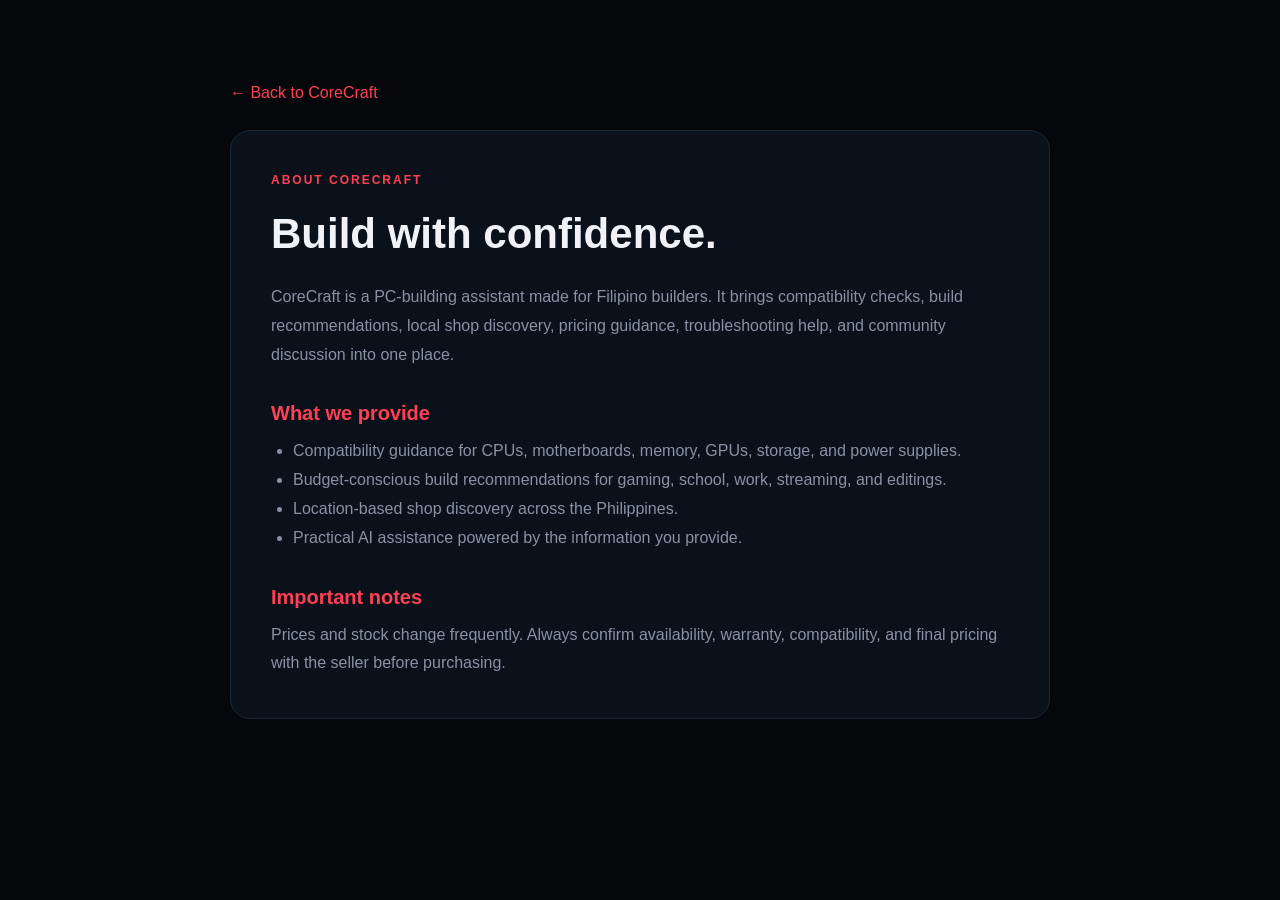
<file: about.html>
<!DOCTYPE html>
<html lang="en">
<head>
  <meta charset="UTF-8" />
  <meta name="viewport" content="width=device-width, initial-scale=1.0" />
  <title>About | CoreCraft</title>
  <link rel="stylesheet" href="style.css" />
  <style>
    .info-page{max-width:900px;margin:0 auto;padding:80px 40px}
    .info-card{background:var(--bg2);border:1px solid var(--border);border-radius:20px;padding:40px}
    .info-card h1{font-family:'Syne',sans-serif;font-size:42px;margin-bottom:16px}
    .info-card h2{font-family:'Syne',sans-serif;font-size:20px;margin:28px 0 8px;color:var(--cyan)}
    .info-card p,.info-card li{color:var(--muted);line-height:1.8}
    .info-card ul{padding-left:22px;margin-top:8px}
    .info-back{display:inline-block;margin-bottom:24px;color:var(--cyan);text-decoration:none}
    @media(max-width:600px){.info-page{padding:40px 20px}.info-card{padding:26px}.info-card h1{font-size:32px}}
  </style>
</head>
<body>
  <main class="info-page">
    <a class="info-back" href="index.php">← Back to CoreCraft</a>
    <section class="info-card">
      <div class="label-tag">About CoreCraft</div>
      <h1>Build with confidence.</h1>
      <p>CoreCraft is a PC-building assistant made for Filipino builders. It brings compatibility checks, build recommendations, local shop discovery, pricing guidance, troubleshooting help, and community discussion into one place.</p>
      <h2>What we provide</h2>
      <ul>
        <li>Compatibility guidance for CPUs, motherboards, memory, GPUs, storage, and power supplies.</li>
        <li>Budget-conscious build recommendations for gaming, school, work, streaming, and editings.</li>
        <li>Location-based shop discovery across the Philippines.</li>
        <li>Practical AI assistance powered by the information you provide.</li>
      </ul>
      <h2>Important notes</h2>
      <p>Prices and stock change frequently. Always confirm availability, warranty, compatibility, and final pricing with the seller before purchasing.</p>
    </section>
  </main>
</body>
</html>
</file>
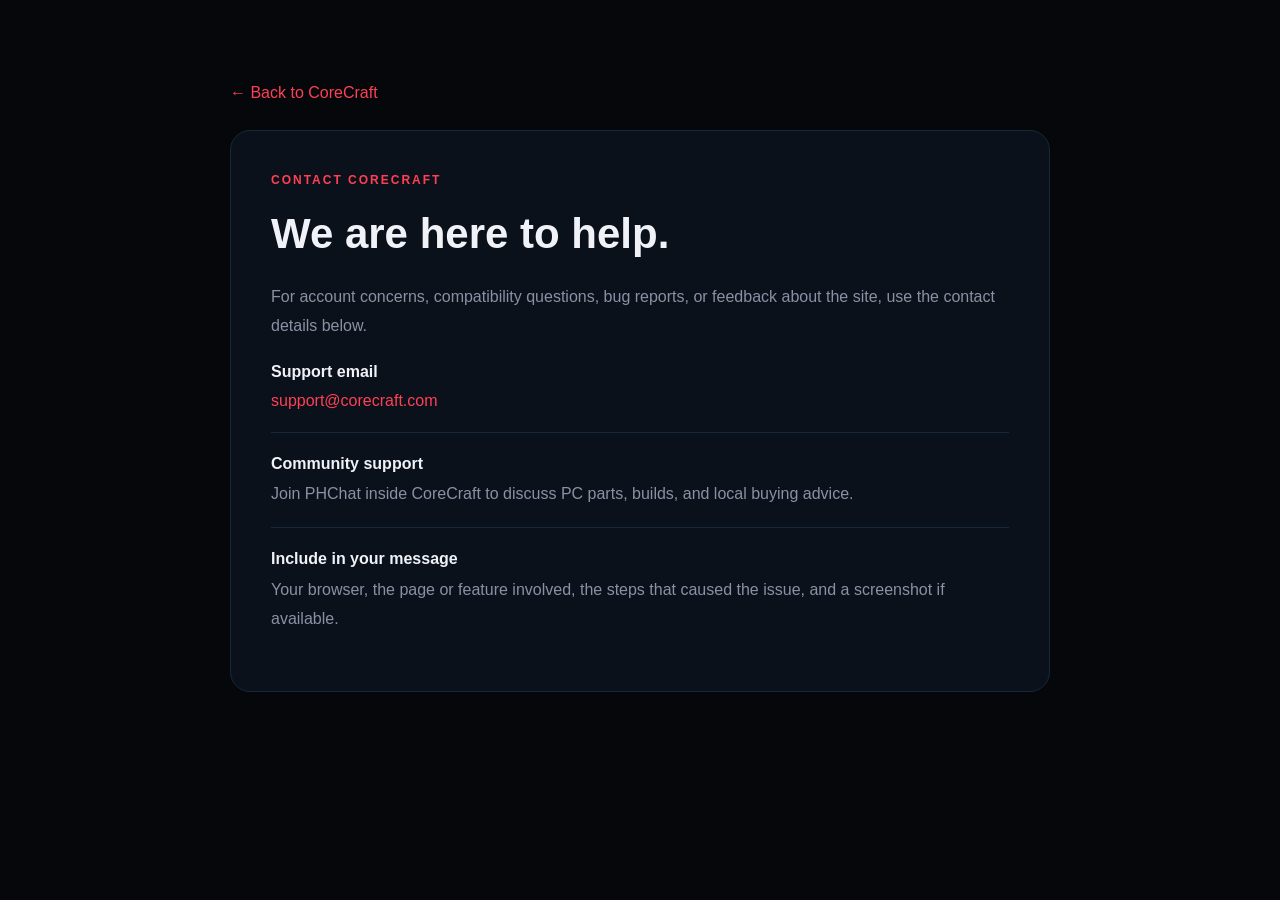
<file: contact.html>
<!DOCTYPE html>
<html lang="en">
<head>
  <meta charset="UTF-8" />
  <meta name="viewport" content="width=device-width, initial-scale=1.0" />
  <title>Contact | CoreCraft</title>
  <link rel="stylesheet" href="style.css" />
  <style>
    .info-page{max-width:900px;margin:0 auto;padding:80px 40px}.info-card{background:var(--bg2);border:1px solid var(--border);border-radius:20px;padding:40px}.info-card h1{font-family:'Syne',sans-serif;font-size:42px;margin-bottom:16px}.info-card h2{font-family:'Syne',sans-serif;font-size:20px;margin:28px 0 8px;color:var(--cyan)}.info-card p{color:var(--muted);line-height:1.8}.contact-item{padding:18px 0;border-bottom:1px solid var(--border)}.contact-item:last-child{border-bottom:0}.contact-item strong{display:block;margin-bottom:4px}.contact-item a{color:var(--cyan);text-decoration:none}.info-back{display:inline-block;margin-bottom:24px;color:var(--cyan);text-decoration:none}@media(max-width:600px){.info-page{padding:40px 20px}.info-card{padding:26px}.info-card h1{font-size:32px}}
  </style>
</head>
<body>
  <main class="info-page">
    <a class="info-back" href="index.php">← Back to CoreCraft</a>
    <section class="info-card">
      <div class="label-tag">Contact CoreCraft</div>
      <h1>We are here to help.</h1>
      <p>For account concerns, compatibility questions, bug reports, or feedback about the site, use the contact details below.</p>
      <div class="contact-item"><strong>Support email</strong><a href="mailto:support@corecraft.com">support@corecraft.com</a></div>
      <div class="contact-item"><strong>Community support</strong><p>Join PHChat inside CoreCraft to discuss PC parts, builds, and local buying advice.</p></div>
      <div class="contact-item"><strong>Include in your message</strong><p>Your browser, the page or feature involved, the steps that caused the issue, and a screenshot if available.</p></div>
    </section>
  </main>
</body>
</html>
</file>
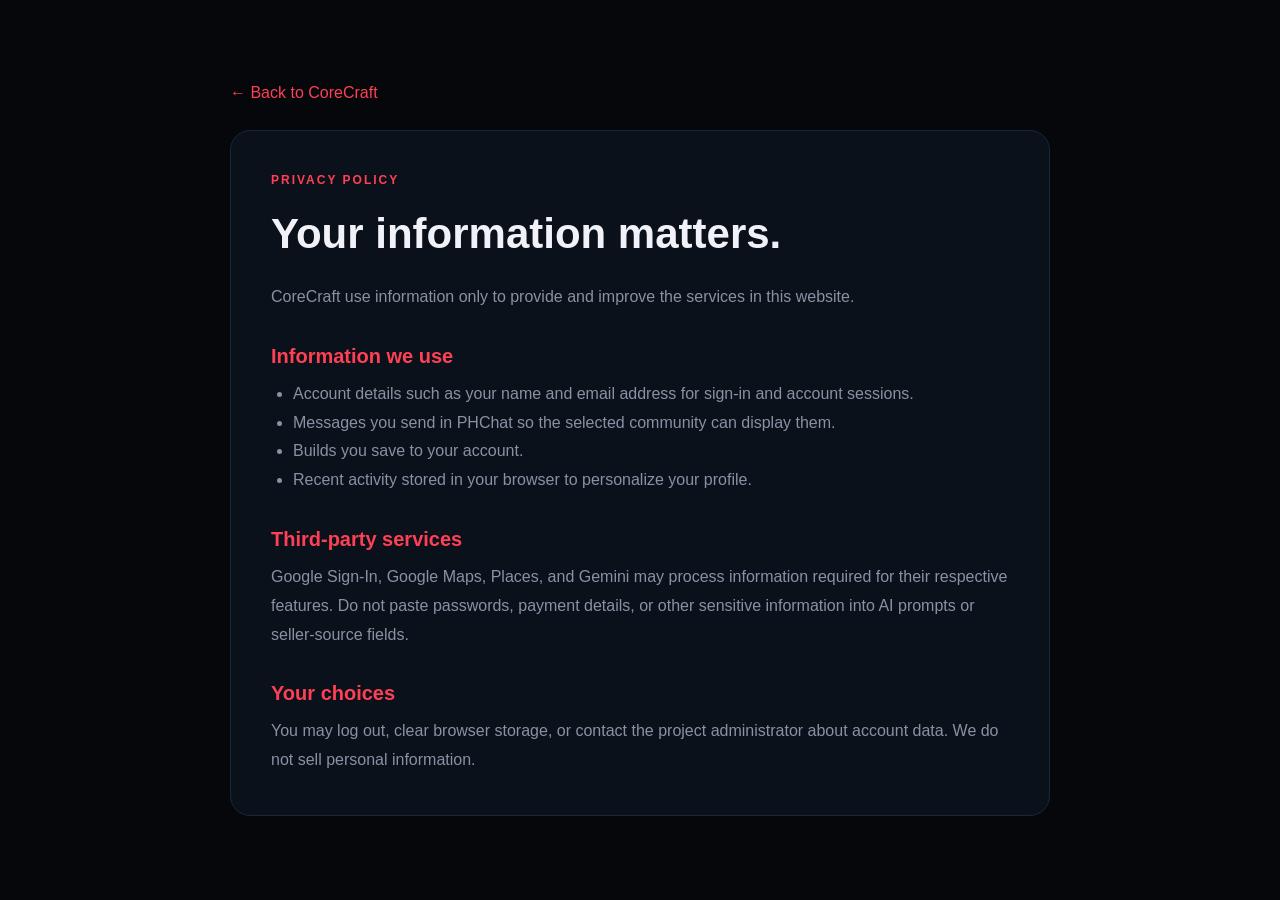
<file: privacy.html>
<!DOCTYPE html>
<html lang="en">
<head>
  <meta charset="UTF-8" />
  <meta name="viewport" content="width=device-width, initial-scale=1.0" />
  <title>Privacy | CoreCraft</title>
  <link rel="stylesheet" href="style.css" />
  <style>
    .info-page{max-width:900px;margin:0 auto;padding:80px 40px}.info-card{background:var(--bg2);border:1px solid var(--border);border-radius:20px;padding:40px}.info-card h1{font-family:'Syne',sans-serif;font-size:42px;margin-bottom:16px}.info-card h2{font-family:'Syne',sans-serif;font-size:20px;margin:28px 0 8px;color:var(--cyan)}.info-card p,.info-card li{color:var(--muted);line-height:1.8}.info-card ul{padding-left:22px;margin-top:8px}.info-back{display:inline-block;margin-bottom:24px;color:var(--cyan);text-decoration:none}@media(max-width:600px){.info-page{padding:40px 20px}.info-card{padding:26px}.info-card h1{font-size:32px}}
  </style>
</head>
<body>
  <main class="info-page">
    <a class="info-back" href="index.php">← Back to CoreCraft</a>
    <section class="info-card">
      <div class="label-tag">Privacy Policy</div>
      <h1>Your information matters.</h1>
      <p>CoreCraft use information only to provide and improve the services in this website.</p>
      <h2>Information we use</h2>
      <ul>
        <li>Account details such as your name and email address for sign-in and account sessions.</li>
        <li>Messages you send in PHChat so the selected community can display them.</li>
        <li>Builds you save to your account.</li>
        <li>Recent activity stored in your browser to personalize your profile.</li>
      </ul>
      <h2>Third-party services</h2>
      <p>Google Sign-In, Google Maps, Places, and Gemini may process information required for their respective features. Do not paste passwords, payment details, or other sensitive information into AI prompts or seller-source fields.</p>
      <h2>Your choices</h2>
      <p>You may log out, clear browser storage, or contact the project administrator about account data. We do not sell personal information.</p>
    </section>
  </main>
</body>
</html>
</file>
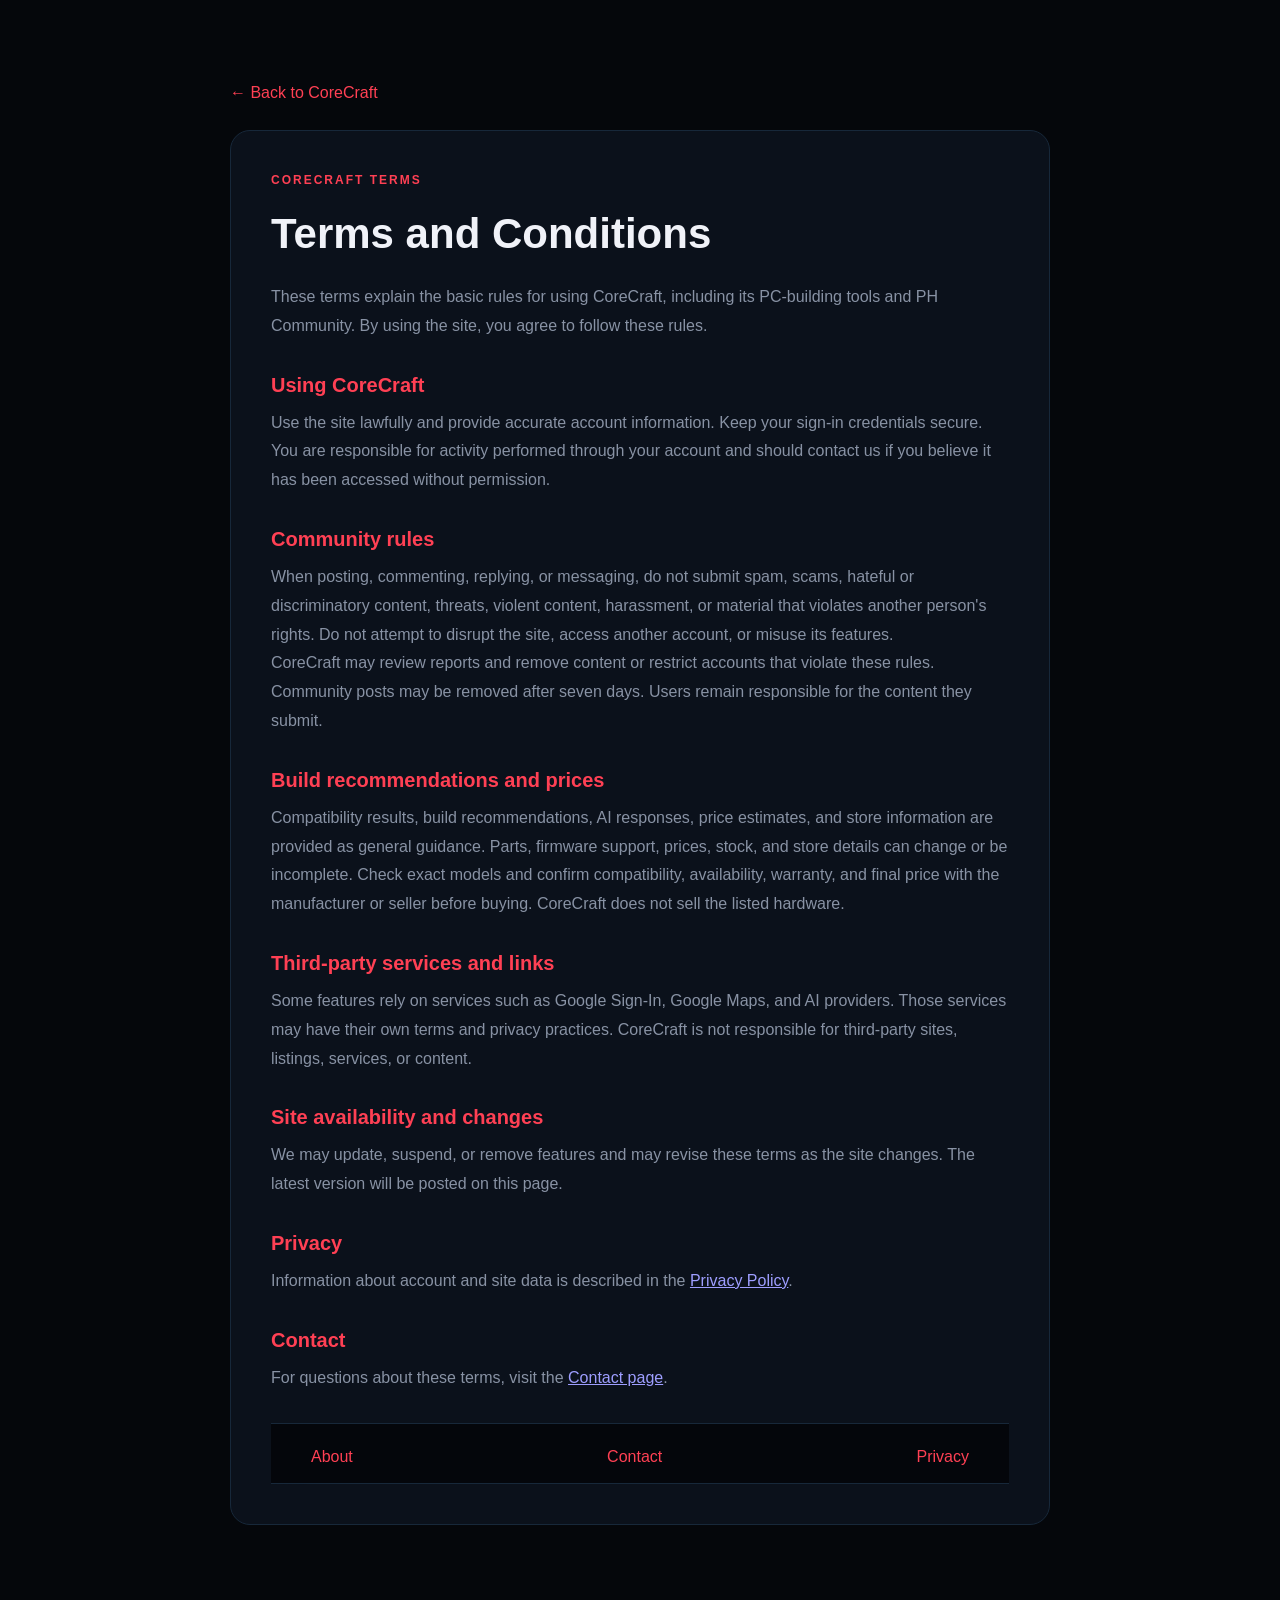
<file: terms.html>
<!DOCTYPE html>
<html lang="en">
<head>
  <meta charset="UTF-8" />
  <meta name="viewport" content="width=device-width, initial-scale=1.0" />
  <meta name="description" content="Terms and conditions for using CoreCraft PC-building tools and PH Community." />
  <title>Terms and Conditions | CoreCraft</title>
  <link rel="stylesheet" href="style.css" />
  <style>
    .info-page{max-width:900px;margin:0 auto;padding:80px 40px}
    .info-card{background:var(--bg2);border:1px solid var(--border);border-radius:20px;padding:40px}
    .info-card h1{font-family:'Syne',sans-serif;font-size:42px;margin-bottom:16px}
    .info-card h2{font-family:'Syne',sans-serif;font-size:20px;margin:28px 0 8px;color:var(--cyan)}
    .info-card p,.info-card li{color:var(--muted);line-height:1.8}
    .info-card ul{padding-left:22px;margin-top:8px}
    .info-back,.info-links a{color:var(--cyan);text-decoration:none}
    .info-back{display:inline-block;margin-bottom:24px}
    .info-links{display:flex;flex-wrap:wrap;gap:18px;margin-top:30px;padding-top:20px;border-top:1px solid var(--border)}
    @media(max-width:600px){.info-page{padding:40px 20px}.info-card{padding:26px}.info-card h1{font-size:32px}}
  </style>
</head>
<body>
  <main class="info-page">
    <a class="info-back" href="index.php">&larr; Back to CoreCraft</a>
    <section class="info-card">
      <div class="label-tag">CoreCraft Terms</div>
      <h1>Terms and Conditions</h1>
      <p>These terms explain the basic rules for using CoreCraft, including its PC-building tools and PH Community. By using the site, you agree to follow these rules.</p>

      <h2>Using CoreCraft</h2>
      <p>Use the site lawfully and provide accurate account information. Keep your sign-in credentials secure. You are responsible for activity performed through your account and should contact us if you believe it has been accessed without permission.</p>

      <h2>Community rules</h2>
      <p>When posting, commenting, replying, or messaging, do not submit spam, scams, hateful or discriminatory content, threats, violent content, harassment, or material that violates another person's rights. Do not attempt to disrupt the site, access another account, or misuse its features.</p>
      <p>CoreCraft may review reports and remove content or restrict accounts that violate these rules. Community posts may be removed after seven days. Users remain responsible for the content they submit.</p>

      <h2>Build recommendations and prices</h2>
      <p>Compatibility results, build recommendations, AI responses, price estimates, and store information are provided as general guidance. Parts, firmware support, prices, stock, and store details can change or be incomplete. Check exact models and confirm compatibility, availability, warranty, and final price with the manufacturer or seller before buying. CoreCraft does not sell the listed hardware.</p>

      <h2>Third-party services and links</h2>
      <p>Some features rely on services such as Google Sign-In, Google Maps, and AI providers. Those services may have their own terms and privacy practices. CoreCraft is not responsible for third-party sites, listings, services, or content.</p>

      <h2>Site availability and changes</h2>
      <p>We may update, suspend, or remove features and may revise these terms as the site changes. The latest version will be posted on this page.</p>

      <h2>Privacy</h2>
      <p>Information about account and site data is described in the <a href="privacy.html">Privacy Policy</a>.</p>

      <h2>Contact</h2>
      <p>For questions about these terms, visit the <a href="contact.html">Contact page</a>.</p>
      <nav class="info-links" aria-label="Related pages">
        <a href="about.html">About</a>
        <a href="contact.html">Contact</a>
        <a href="privacy.html">Privacy</a>
      </nav>
    </section>
  </main>
</body>
</html>
</file>
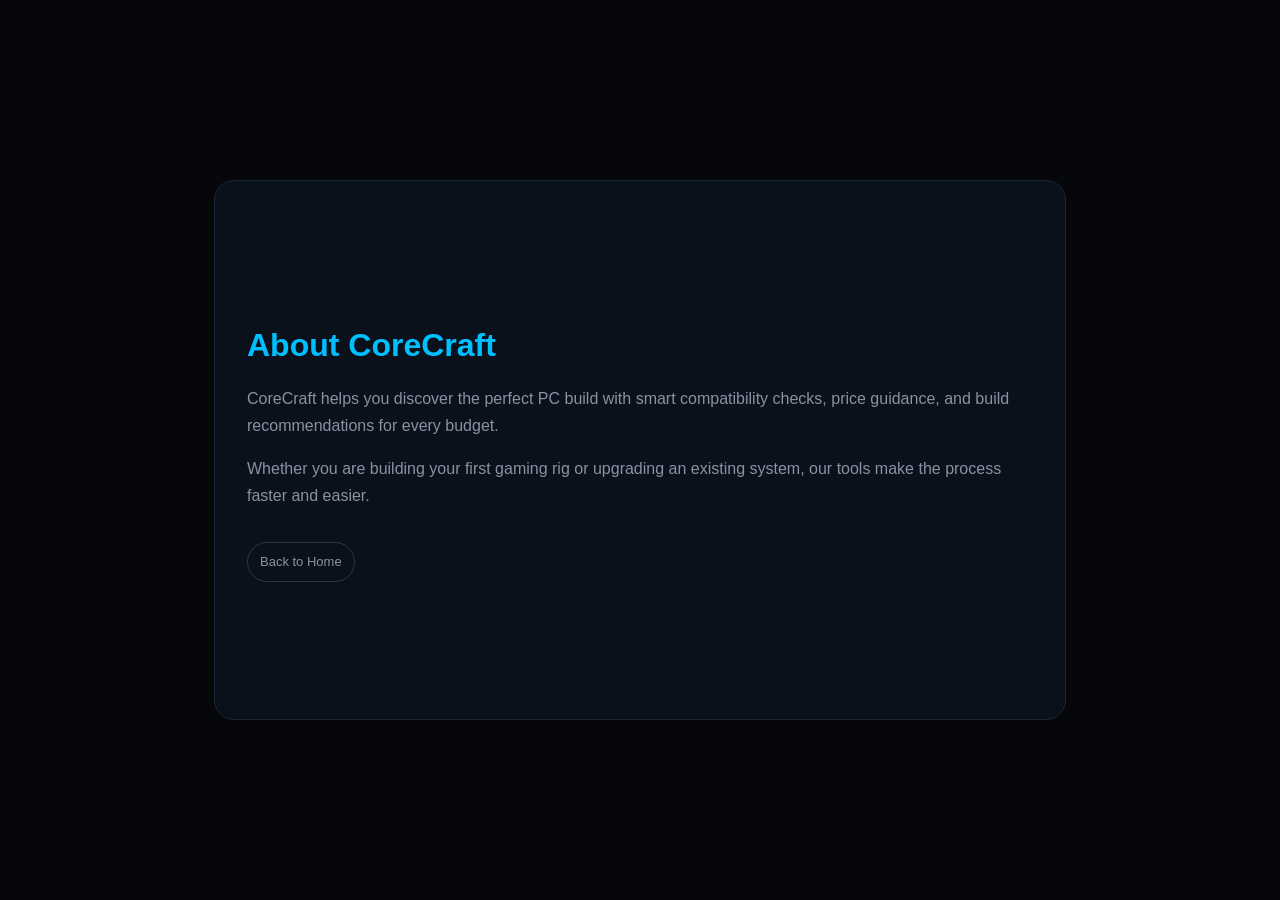
<file: Ipeh/about.html>
<!DOCTYPE html>
<html lang="en">
<head>
  <meta charset="UTF-8" />
  <meta name="viewport" content="width=device-width, initial-scale=1.0" />
  <title>About | CoreCraft</title>
  <style>
    :root {
      --bg:#05070b; --bg2:#0b111b; --border:#17283a; --text:#f0f2f8; --muted:#8892a4; --cyan:#00bfff; --blue:#087cff;
    }
    *{box-sizing:border-box;margin:0;padding:0}
    body{font-family:Arial,sans-serif;background:var(--bg);color:var(--text);line-height:1.7;min-height:100vh;display:flex;align-items:center;justify-content:center}
    .page{width:100%;max-width:900px;padding:24px}
    .card{background:var(--bg2);border:1px solid var(--border);border-radius:20px;padding:32px;min-height:60vh;display:flex;flex-direction:column;justify-content:center}
    h1{font-size:32px;margin-bottom:12px;color:var(--cyan)}
    p{color:var(--muted);margin-bottom:16px}
    a{color:var(--cyan);text-decoration:none}
    a:hover{color:white}
    .btn{display:inline-block;margin-top:16px;padding:8px 12px;border-radius:999px;background:transparent;border:1px solid rgba(255,255,255,.15);color:var(--muted);font-weight:500;font-size:13px;transition:all .2s;align-self:flex-start}
    .btn:hover{color:var(--text);border-color:var(--cyan);background:rgba(255,255,255,.04)}
  </style>
</head>
<body>
  <div class="page">
    <div class="card">
      <h1>About CoreCraft</h1>
      <p>CoreCraft helps you discover the perfect PC build with smart compatibility checks, price guidance, and build recommendations for every budget.</p>
      <p>Whether you are building your first gaming rig or upgrading an existing system, our tools make the process faster and easier.</p>
      <a class="btn" href="Ipeh.html">Back to Home</a>
    </div>
  </div>
</body>
</html>
</file>
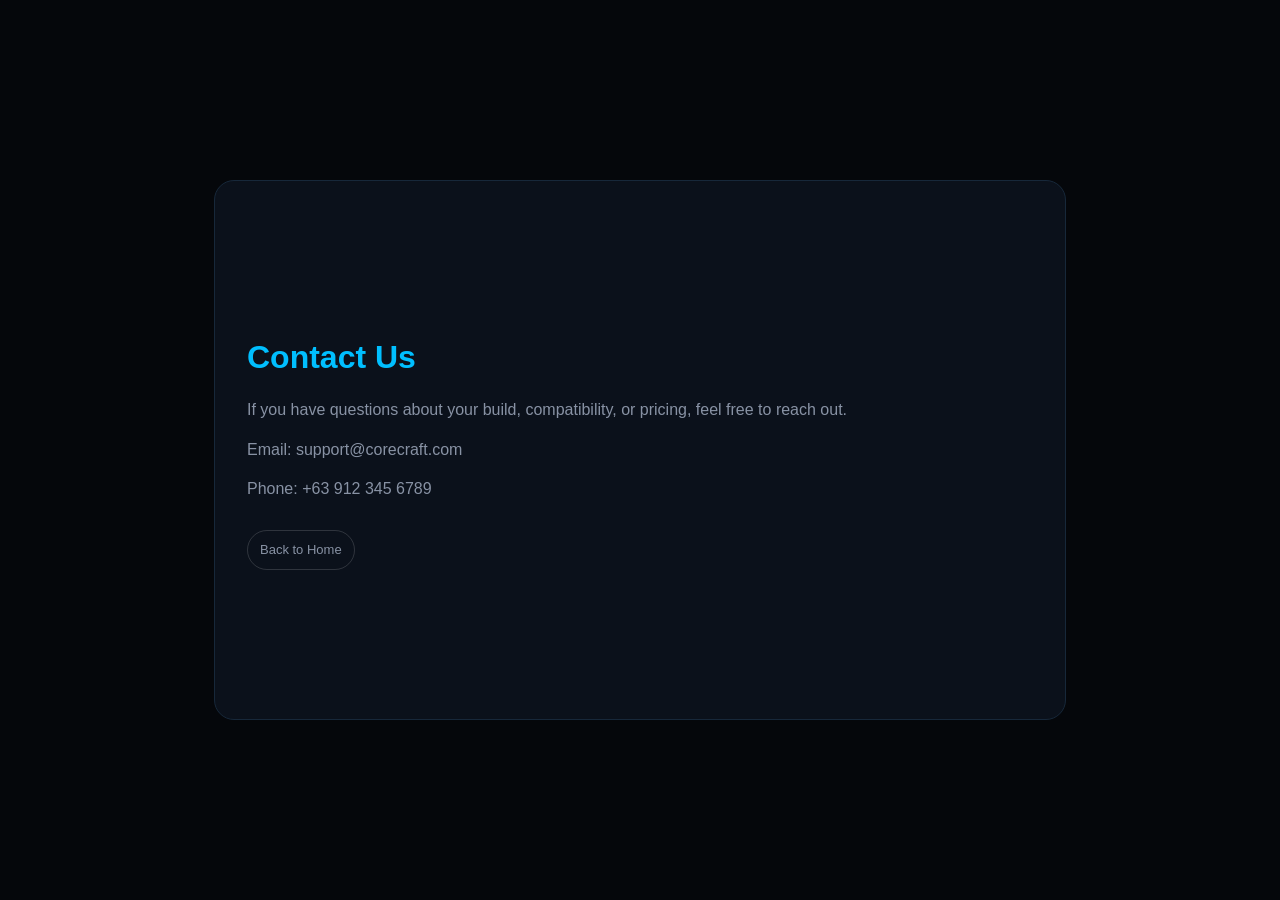
<file: Ipeh/contact.html>
<!DOCTYPE html>
<html lang="en">
<head>
  <meta charset="UTF-8" />
  <meta name="viewport" content="width=device-width, initial-scale=1.0" />
  <title>Contact | CoreCraft</title>
  <style>
    :root {
      --bg:#05070b; --bg2:#0b111b; --border:#17283a; --text:#f0f2f8; --muted:#8892a4; --cyan:#00bfff; --blue:#087cff;
    }
    *{box-sizing:border-box;margin:0;padding:0}
    body{font-family:Arial,sans-serif;background:var(--bg);color:var(--text);line-height:1.7;min-height:100vh;display:flex;align-items:center;justify-content:center}
    .page{width:100%;max-width:900px;padding:24px}
    .card{background:var(--bg2);border:1px solid var(--border);border-radius:20px;padding:32px;min-height:60vh;display:flex;flex-direction:column;justify-content:center}
    h1{font-size:32px;margin-bottom:12px;color:var(--cyan)}
    p{color:var(--muted);margin-bottom:12px}
    a{color:var(--cyan);text-decoration:none}
    a:hover{color:white}
    .btn{display:inline-block;margin-top:16px;padding:8px 12px;border-radius:999px;background:transparent;border:1px solid rgba(255,255,255,.15);color:var(--muted);font-weight:500;font-size:13px;transition:all .2s;align-self:flex-start}
    .btn:hover{color:var(--text);border-color:var(--cyan);background:rgba(255,255,255,.04)}
  </style>
</head>
<body>
  <div class="page">
    <div class="card">
      <h1>Contact Us</h1>
      <p>If you have questions about your build, compatibility, or pricing, feel free to reach out.</p>
      <p>Email: support@corecraft.com</p>
      <p>Phone: +63 912 345 6789</p>
      <a class="btn" href="Ipeh.html">Back to Home</a>
    </div>
  </div>
</body>
</html>
</file>
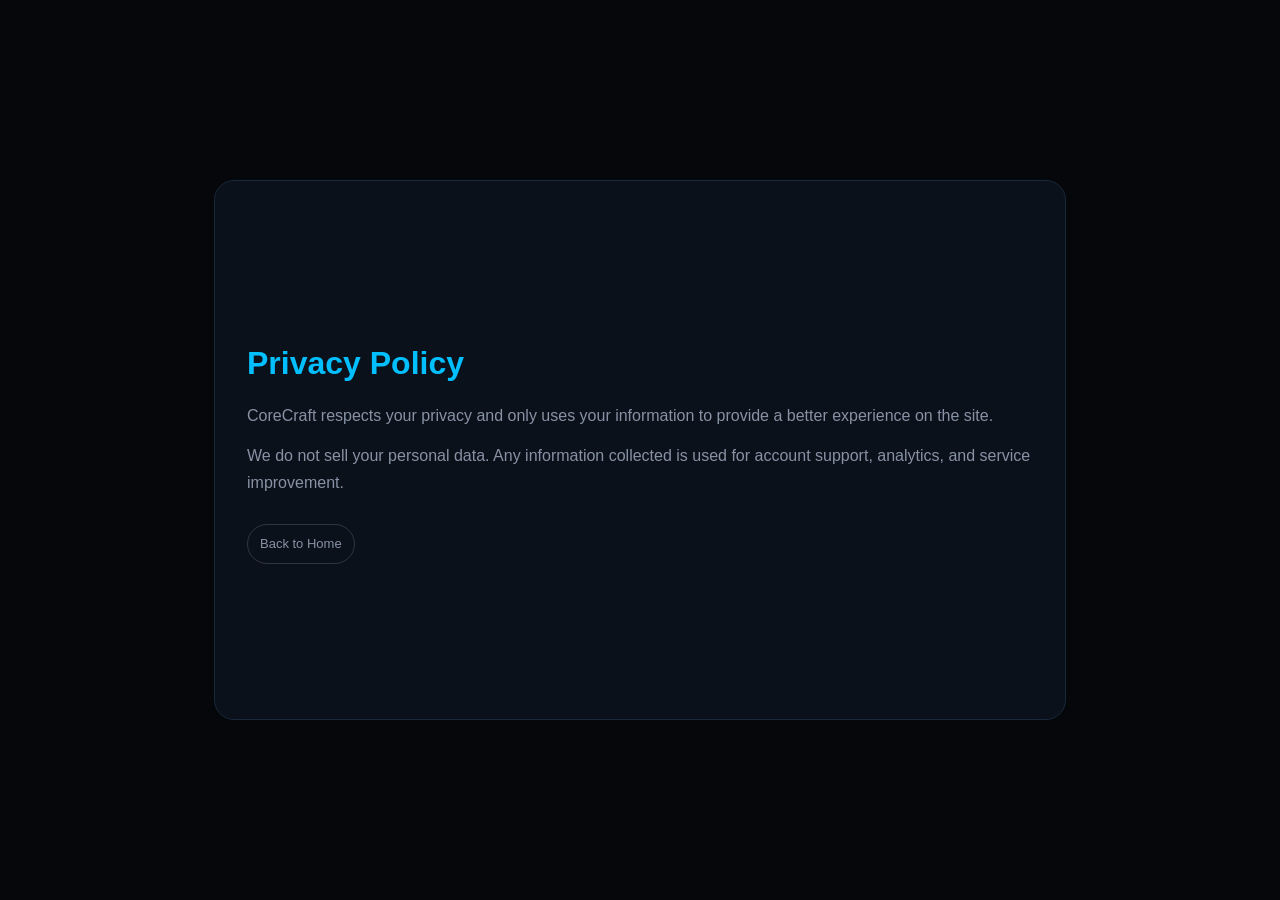
<file: Ipeh/privacy.html>
<!DOCTYPE html>
<html lang="en">
<head>
  <meta charset="UTF-8" />
  <meta name="viewport" content="width=device-width, initial-scale=1.0" />
  <title>Privacy | CoreCraft</title>
  <style>
    :root {
      --bg:#05070b; --bg2:#0b111b; --border:#17283a; --text:#f0f2f8; --muted:#8892a4; --cyan:#00bfff; --blue:#087cff;
    }
    *{box-sizing:border-box;margin:0;padding:0}
    body{font-family:Arial,sans-serif;background:var(--bg);color:var(--text);line-height:1.7;min-height:100vh;display:flex;align-items:center;justify-content:center}
    .page{width:100%;max-width:900px;padding:24px}
    .card{background:var(--bg2);border:1px solid var(--border);border-radius:20px;padding:32px;min-height:60vh;display:flex;flex-direction:column;justify-content:center}
    h1{font-size:32px;margin-bottom:12px;color:var(--cyan)}
    p{color:var(--muted);margin-bottom:12px}
    a{color:var(--cyan);text-decoration:none}
    a:hover{color:white}
    .btn{display:inline-block;margin-top:16px;padding:8px 12px;border-radius:999px;background:transparent;border:1px solid rgba(255,255,255,.15);color:var(--muted);font-weight:500;font-size:13px;transition:all .2s;align-self:flex-start}
    .btn:hover{color:var(--text);border-color:var(--cyan);background:rgba(255,255,255,.04)}
  </style>
</head>
<body>
  <div class="page">
    <div class="card">
      <h1>Privacy Policy</h1>
      <p>CoreCraft respects your privacy and only uses your information to provide a better experience on the site.</p>
      <p>We do not sell your personal data. Any information collected is used for account support, analytics, and service improvement.</p>
      <a class="btn" href="Ipeh.html">Back to Home</a>
    </div>
  </div>
</body>
</html>
</file>
<file: style.css>
*,*::before,*::after{box-sizing:border-box;margin:0;padding:0}
    :root{
      color-scheme:dark;
      --bg:#05070b;--bg2:#0b111b;--bg3:#0c1420;--bg4:#09101a;
      --border:#17283a;--cyan:#ff4054;--blue:#d91f3d;
      --orange:#ff6b35;--green:#22c55e;--text:#f0f2f8;--muted:#8892a4;
    }
    :root[data-theme="light"]{color-scheme:light;--bg:#f3f6fa;--bg2:#ffffff;--bg3:#edf2f7;--bg4:#e5ebf2;--border:#d3dce7;--cyan:#c5263b;--blue:#a91f35;--orange:#c64b18;--green:#16833c;--text:#192433;--muted:#586779}
    html{scroll-behavior:smooth}
    body{font-family:'DM Sans',sans-serif;background:var(--bg);color:var(--text);min-height:100vh;line-height:1.6;-webkit-text-size-adjust:100%;overflow-x:hidden}

    /* NAV */
    nav{position:sticky;top:0;z-index:50;display:flex;align-items:center;justify-content:space-between;padding:14px 40px;border-bottom:1px solid var(--border);background:rgba(5,7,11,.95);backdrop-filter:blur(20px);-webkit-backdrop-filter:blur(20px)}
    .logo{display:flex;align-items:center;gap:12px;cursor:pointer;text-decoration:none}
    .logo-icon{width:44px;height:44px;display:flex;align-items:center;justify-content:center;flex-shrink:0}
    .logo-icon img{width:44px;height:44px;object-fit:cover;border-radius:12px}
    .logo-text{font-family:'Syne',sans-serif;font-weight:800;font-size:22px;letter-spacing:-.6px;color:var(--text)}
    .logo-text span{color:var(--cyan)}
    nav ul{display:flex;gap:28px;list-style:none}
    nav ul a{color:var(--muted);font-size:14px;font-weight:500;text-decoration:none;transition:color .2s, border-color .2s;cursor:pointer;padding-bottom:6px;border-bottom:2px solid transparent}
    nav ul a:hover{color:var(--text);border-bottom-color:var(--cyan)}
    nav ul a.active{color:var(--text);border-bottom-color:var(--cyan);text-shadow:0 0 10px rgba(255,64,84,.55)}
    .nav-actions{display:flex;align-items:center;gap:10px}
    .theme-select{min-height:36px;padding:7px 30px 7px 11px;border:1px solid var(--border);border-radius:9px;background:var(--bg2);color:var(--text);font:500 13px 'DM Sans',sans-serif;cursor:pointer}
    .dropdown-theme-select{width:100%;margin:4px 0 8px}
    .theme-select:focus{outline:2px solid var(--cyan);outline-offset:2px}
    .btn-login{display:flex;align-items:center;gap:6px;color:var(--muted);font-size:14px;font-weight:500;padding:8px 14px;border-radius:8px;background:none;border:none;cursor:pointer;transition:all .2s;white-space:nowrap;position:relative}
    .btn-login:hover{background:#1a1c24;color:var(--text);border-bottom:2px solid var(--cyan)}
    .btn-start{background:var(--cyan);color:#000;font-size:14px;font-weight:600;padding:8px 22px;border-radius:8px;border:none;cursor:pointer;transition:opacity .2s;white-space:nowrap}
    .btn-start:hover{opacity:.9}
    .user-dropdown{position:relative;display:none}
    .user-dropdown.visible{display:flex;align-items:center}
    .user-pill{display:flex;align-items:center;gap:8px;background:rgba(255,64,84,.08);border:1px solid rgba(255,64,84,.2);border-radius:999px;padding:6px 14px 6px 8px;cursor:pointer;transition:all .2s;font-size:14px;font-weight:500;color:var(--cyan);font-family:'DM Sans',sans-serif}
    .user-pill:hover{background:rgba(255,64,84,.15)}
    .user-avatar{width:26px;height:26px;border-radius:50%;background:linear-gradient(135deg,var(--blue),var(--cyan));display:flex;align-items:center;justify-content:center;font-size:12px;font-weight:700;color:#fff;flex-shrink:0}
    .dropdown-menu{position:absolute;top:calc(100% + 10px);right:0;background:var(--bg2);border:1px solid var(--border);border-radius:14px;padding:8px;min-width:200px;z-index:200;box-shadow:0 8px 32px rgba(0,0,0,.4)}
    .dropdown-menu.hidden{display:none}
    .dropdown-header{padding:12px 14px 10px;border-bottom:1px solid var(--border);margin-bottom:6px}
    .dropdown-name{font-weight:700;font-size:14px;color:var(--text)}
    .dropdown-email{font-size:12px;color:var(--muted);margin-top:2px}
    .dropdown-item{display:flex;align-items:center;gap:10px;padding:10px 14px;border-radius:8px;cursor:pointer;font-size:14px;font-weight:500;color:var(--text);background:none;border:none;width:100%;text-align:left;transition:background .2s;font-family:'DM Sans',sans-serif}
    .dropdown-item:hover{background:rgba(255,255,255,.06)}
    .dropdown-item.logout{color:#f87171}
    .dropdown-item.logout:hover{background:rgba(248,113,113,.08)}
    .hamburger{display:none;flex-direction:column;gap:5px;cursor:pointer;background:none;border:none;padding:4px}
    .hamburger span{display:block;width:22px;height:2px;background:var(--text);border-radius:2px;transition:all .3s}
    .mobile-menu{display:none;position:fixed;top:61px;left:0;right:0;bottom:0;background:rgba(5,7,11,.98);z-index:49;flex-direction:column;padding:24px;gap:8px;overflow-y:auto}
    .mobile-menu.open{display:flex}
    .mobile-menu a{color:var(--text);font-size:18px;font-weight:600;padding:14px 0;border-bottom:1px solid var(--border);text-decoration:none;cursor:pointer}
    .mobile-menu a.active{color:var(--cyan);border-bottom-color:var(--cyan);text-shadow:0 0 10px rgba(255,64,84,.45)}
    .mobile-menu-actions{display:flex;gap:10px;margin-top:16px;flex-direction:column}
    .mobile-theme-select{width:100%;min-height:44px}
    .mobile-menu-actions .btn-login{justify-content:center;border:1px solid var(--border);width:100%}
    .mobile-menu-actions .btn-start{width:100%;text-align:center;padding:14px;font-size:16px}
    /* Mobile signed-in button (matches desktop pill) */
    .mobile-signed-btn{display:flex;align-items:center;gap:10px;background:rgba(255,64,84,.08);border:1px solid rgba(255,64,84,.2);border-radius:999px;padding:8px 12px;color:var(--cyan);font-weight:600;cursor:pointer}
    .mobile-signed-avatar{width:32px;height:32px;border-radius:8px;display:flex;align-items:center;justify-content:center;color:#fff;font-weight:700}
    /* Mobile account area styles */
    .mobile-user-header{display:flex;align-items:center;gap:12px;margin:8px 0 14px}
    .mobile-user-avatar{width:40px;height:40px;border-radius:10px;display:flex;align-items:center;justify-content:center;font-weight:700;color:#fff;flex-shrink:0}
    .mobile-user-name{font-weight:700;color:var(--text);font-size:15px}
    .mobile-user-sub{font-size:13px;color:var(--muted)}
    .mobile-user-link{display:block;color:var(--text);font-weight:600;padding:12px 0;border-bottom:1px solid var(--border);text-decoration:none;cursor:pointer}
    .budget-filter{padding:18px 20px;margin-bottom:24px;display:flex;align-items:center;gap:14px;flex-wrap:wrap;border-radius:14px;background:linear-gradient(135deg,rgba(255,64,84,.08),rgba(217,31,61,.08))}
    .budget-filter-copy{display:flex;flex:1 1 260px;flex-direction:column;gap:2px}
    .budget-filter-copy span{color:var(--muted);font-size:13px}
    .budget-filter-copy .budget-peso{color:#fff;font-weight:700}
    .budget-input-wrap{display:flex;align-items:center;border:1px solid var(--border);border-radius:8px;background:var(--bg3);overflow:hidden}
    .budget-input-wrap span{padding-left:12px;color:#fff;font-weight:700}
    .budget-input-wrap input{width:130px;padding:10px 12px 10px 6px;border:0;background:transparent;color:var(--text);font:inherit;outline:0}
    .budget-input-wrap input::placeholder{color:var(--muted)}
    @media (max-width:700px){
      .chat-page-wrap{grid-template-columns:1fr !important}
      .budget-filter{align-items:stretch;flex-wrap:wrap;gap:12px}
      .budget-filter-copy{flex:1 1 100%}
      .budget-input-wrap{flex:1}
      .budget-input-wrap input{width:100%}
    }

    /* PAGES */
    .page{display:none}
    .page.active{display:block}
    #page-login{display:none}
    #page-login.active{display:flex}

    /* FOOTER */
    footer{border-top:1px solid var(--border);padding:24px 40px;display:flex;justify-content:space-between;align-items:center;flex-wrap:wrap;gap:12px}
    footer span{color:var(--muted);font-size:14px}
    .footer-links{display:flex;gap:20px;flex-wrap:wrap}
    .footer-links a{color:var(--muted);font-size:14px;text-decoration:none;transition:color .2s}
    .footer-links a:hover{color:var(--text)}

    /* HELPERS */
    .label-tag{font-size:12px;font-weight:600;letter-spacing:2px;color:var(--cyan);text-transform:uppercase;margin-bottom:10px}
    .section-title{font-family:'Syne',sans-serif;font-size:34px;font-weight:800;letter-spacing:-1px;margin-bottom:8px}
    .section-sub{color:var(--muted);font-size:16px;margin-bottom:40px}
    .back-link{color:var(--cyan);font-size:14px;font-weight:500;text-decoration:none;display:inline-flex;align-items:center;gap:6px;transition:color .2s;background:none;border:none;cursor:pointer}
    .back-link:hover{color:var(--text)}
    .card{background:var(--bg2);border:1px solid var(--border);border-radius:20px;transition:border-color .2s}
    .card:hover{border-color:rgba(255,64,84,.3)}
    .badge{display:inline-flex;align-items:center;gap:6px;background:rgba(255,64,84,.08);border:1px solid rgba(255,64,84,.2);color:var(--cyan);padding:5px 14px;border-radius:999px;font-size:13px;font-weight:500}
    .pulse{width:6px;height:6px;background:var(--cyan);border-radius:50%;animation:pulse 1.5s infinite;flex-shrink:0}
    @keyframes pulse{0%,100%{opacity:1}50%{opacity:.4}}
    .grid-2{display:grid;grid-template-columns:1fr 1fr;gap:18px}
    .grid-3{display:grid;grid-template-columns:1fr 1fr 1fr;gap:12px}
    .section-wrap{padding:30px 40px 60px;max-width:1100px;margin:0 auto}

    /* HOME */
    .hero{padding:80px 40px 60px;text-align:center;position:relative;overflow:hidden}
    .hero-title{font-family:'Syne',sans-serif;font-size:60px;font-weight:800;line-height:1.1;letter-spacing:-2px;margin-bottom:20px}
    .hero-title .gradient{background:linear-gradient(90deg,var(--cyan),var(--blue));-webkit-background-clip:text;-webkit-text-fill-color:transparent;background-clip:text}
    .hero-sub{color:var(--muted);font-size:18px;font-weight:300;max-width:560px;margin:0 auto 36px;line-height:1.7}
    .hero-actions{display:flex;gap:14px;justify-content:center;flex-wrap:wrap;margin-bottom:64px}
    .btn-primary{background:var(--cyan);color:#000;padding:14px 32px;border-radius:10px;font-weight:700;font-size:15px;border:none;cursor:pointer;display:inline-flex;align-items:center;gap:8px;transition:opacity .2s}
    .btn-primary:hover{opacity:.88}
    .btn-secondary{background:transparent;color:var(--text);padding:14px 32px;border-radius:10px;font-weight:600;font-size:15px;border:1px solid var(--border);cursor:pointer;transition:all .2s}
    .btn-secondary:hover{border-color:var(--cyan);color:var(--cyan)}
    .stats-grid{display:grid;grid-template-columns:repeat(4,1fr);gap:10px;max-width:800px;margin:0 auto}
    .stat-card{background:var(--bg2);border:1px solid var(--border);border-radius:14px;padding:20px;text-align:left}
    .stat-num{font-family:'Syne',sans-serif;font-size:26px;font-weight:800;color:var(--cyan)}
    .stat-label{color:var(--muted);font-size:13px;margin-top:2px}
    .feature-card{background:var(--bg2);border:1px solid var(--border);border-radius:20px;padding:28px;transition:border-color .2s;text-decoration:none;display:block;color:inherit}
    .feature-card:hover{border-color:rgba(255,64,84,.3)}
    .feature-title{font-family:'Syne',sans-serif;font-size:17px;font-weight:700;margin-bottom:8px;color:var(--text)}
    .feature-desc{color:var(--muted);font-size:14px;line-height:1.6}
    .cta-box{background:linear-gradient(135deg,rgba(217,31,61,.15),rgba(255,64,84,.08));border:1px solid rgba(255,64,84,.15);border-radius:24px;padding:64px 40px;text-align:center;margin:0 40px 64px}
    .cta-title{font-family:'Syne',sans-serif;font-size:38px;font-weight:800;letter-spacing:-1px;margin-bottom:14px}

    /* COMPATIBILITY */
    .compat-header{display:flex;align-items:center;justify-content:space-between;margin-bottom:28px;flex-wrap:wrap;gap:12px}
    .compat-status{display:inline-flex;align-items:center;gap:6px;font-size:13px;font-weight:600;color:var(--green);background:rgba(34,197,94,.1);border:1px solid rgba(34,197,94,.25);padding:6px 14px;border-radius:999px}
    .comp-card{position:relative;background:#181b22;border:1px solid var(--border);border-radius:14px;padding:16px;cursor:pointer;transition:all .2s}
    .comp-card.compatible{border-color:rgba(34,197,94,.45);background:rgba(34,197,94,.08)}
    .comp-card.warning{border-color:rgba(239,68,68,.45);background:rgba(239,68,68,.08)}
    .comp-card:hover{background:rgba(255,255,255,.05)}
    .comp-card.active-card{box-shadow:0 0 0 2px rgba(255,255,255,.14) inset}
    .status-light{position:absolute;top:10px;right:10px;width:10px;height:10px;border-radius:50%;box-shadow:0 0 10px rgba(255,255,255,.2)}
    .status-light.green{background:#22c55e;box-shadow:0 0 10px rgba(34,197,94,.8)}
    .status-light.red{background:#ef4444;box-shadow:0 0 10px rgba(239,68,68,.8)}
    .status-light.gray{background:#64748b;box-shadow:0 0 8px rgba(100,116,139,.7)}
    .comp-name{font-size:13px;color:var(--muted);margin-bottom:4px}
    .comp-value{font-size:13px;font-weight:600}
    .comp-tag{font-size:11px;font-weight:500;margin-top:4px}
    .comp-tag.ok{color:var(--green)}.comp-tag.warn{color:var(--orange)}.comp-tag.empty{color:var(--muted)}
    .comp-ai-price{font-size:12px;color:var(--cyan);font-weight:700;margin-top:8px;padding-top:7px;border-top:1px solid rgba(255,64,84,.15)}
    .comp-detail{font-size:11px;line-height:1.45;color:var(--muted);margin-top:8px}
    .compat-grid{display:grid;grid-template-columns:repeat(auto-fit,minmax(260px,1fr));gap:18px}
    .compat-field{background:rgba(255,255,255,.03);border:1px solid rgba(255,255,255,.06);border-radius:20px;padding:20px;transition:transform .2s,background .2s}
    .compat-field:hover{transform:translateY(-1px);background:rgba(255,255,255,.05)}
    .compat-label{display:block;font-size:12px;font-weight:600;color:var(--muted);text-transform:uppercase;letter-spacing:1px;margin-bottom:12px}
    .compat-row{display:flex;gap:12px;align-items:flex-end;flex-wrap:wrap}
    .compat-row input{flex:1 1 0;min-width:0;width:100%;min-height:52px;background:var(--bg3);border:1px solid var(--border);border-radius:14px;padding:14px 16px;color:var(--text);font-size:14px;font-family:'DM Sans',sans-serif;outline:none;transition:border-color .2s}
    .compat-row input:focus{border-color:var(--cyan)}
    .compat-row .compat-btn{white-space:nowrap;flex:0 0 auto;min-width:130px}
    .compat-row .compat-btn{display:inline-flex;align-items:center;justify-content:center;gap:10px}
    .compat-row .compat-btn::after{content:"";width:7px;height:7px;border-right:2px solid #fff;border-bottom:2px solid #fff;transform:translateY(-2px) rotate(45deg);flex:0 0 auto}
    .compat-actions{display:grid;grid-template-columns:repeat(auto-fit,minmax(140px,1fr));gap:12px;margin-bottom:20px}
    .compat-actions button{width:100%}
    .compat-header{display:flex;align-items:center;justify-content:space-between;gap:12px;padding:18px 20px;background:rgba(255,255,255,.03);border:1px solid rgba(255,255,255,.07);border-radius:18px}
    @media(max-width:900px){.compat-actions{grid-template-columns:repeat(2,minmax(140px,1fr))}}
    @media(max-width:580px){.compat-row{flex-direction:column;align-items:stretch}.compat-row .compat-btn{width:100%;white-space:normal}.compat-actions{grid-template-columns:1fr}}
    .btn-gradient{width:100%;background:linear-gradient(90deg,var(--blue),var(--cyan));color:white;border:none;padding:14px;border-radius:12px;font-weight:700;font-size:15px;cursor:pointer;transition:opacity .2s;margin-top:8px;font-family:'DM Sans',sans-serif}
    .btn-gradient:hover{opacity:.9}
    .budget-row{display:flex;align-items:center;justify-content:space-between;padding:14px 0;border-bottom:1px solid var(--border);gap:8px}
    .budget-row:last-of-type{border-bottom:none}
    .budget-item-icon{width:36px;height:36px;border-radius:8px;background:#181b22;display:flex;align-items:center;justify-content:center;font-size:16px;margin-right:14px;flex-shrink:0}
    .budget-item-name{font-size:14px;font-weight:500}
    .budget-item-detail{font-size:12px;color:var(--muted);margin-top:2px}
    .budget-price{font-size:15px;font-weight:700;color:var(--cyan);white-space:nowrap}
    .budget-total{display:flex;justify-content:space-between;align-items:center;padding-top:20px;border-top:1px solid var(--border);margin-top:8px;gap:8px}
    .budget-total-label{font-family:'Syne',sans-serif;font-size:16px;font-weight:700}
    .budget-total-price{font-family:'Syne',sans-serif;font-size:24px;font-weight:800;color:var(--cyan)}

    /* BUILD RECOMMENDATION */
    .build-tabs{display:flex;gap:10px;flex-wrap:wrap;margin-bottom:28px}
    .build-tab{padding:10px 20px;border-radius:10px;border:1px solid var(--border);background:transparent;color:var(--muted);font-size:14px;font-weight:600;cursor:pointer;transition:all .2s;font-family:'DM Sans',sans-serif}
    .build-tab.active{background:var(--cyan);color:#000;border-color:var(--cyan)}
    .build-tab:hover:not(.active){border-color:var(--cyan);color:var(--cyan)}
    .build-card{background:var(--bg2);border:1px solid var(--border);border-radius:20px;padding:28px;margin-bottom:20px}
    .build-card-header{display:flex;align-items:center;justify-content:space-between;margin-bottom:20px;flex-wrap:wrap;gap:12px}
    .build-card-title{font-family:'Syne',sans-serif;font-size:20px;font-weight:700}
    .build-price-tag{background:rgba(255,64,84,.1);border:1px solid rgba(255,64,84,.25);color:var(--cyan);padding:6px 16px;border-radius:999px;font-size:14px;font-weight:700}
    .build-parts{display:grid;grid-template-columns:repeat(auto-fill,minmax(200px,1fr));gap:12px;margin-bottom:20px}
    .idea-card{background:var(--bg3);border:1px solid var(--border);border-radius:18px;padding:20px;margin-bottom:16px}
    .idea-card-title{font-family:'Syne',sans-serif;font-size:16px;font-weight:700;margin-bottom:6px}
    .idea-card-meta{font-size:13px;color:var(--muted);margin-bottom:12px}
    .idea-card-desc{font-size:14px;line-height:1.7;color:var(--text)}
    .build-part{background:var(--bg3);border:1px solid var(--border);border-radius:12px;padding:14px;display:flex;align-items:center;gap:12px}
    .build-part-icon{font-size:20px;flex-shrink:0}
    .build-part-cat{font-size:11px;color:var(--muted);font-weight:600;text-transform:uppercase;letter-spacing:1px}
    .build-part-name{font-size:13px;font-weight:600;margin-top:2px}
    .build-part-price{font-size:12px;color:var(--cyan);margin-top:2px}
    .build-use-btn{background:linear-gradient(90deg,var(--blue),var(--cyan));color:white;border:none;padding:12px 24px;border-radius:10px;font-weight:700;font-size:14px;cursor:pointer;transition:opacity .2s;font-family:'DM Sans',sans-serif}
    .build-use-btn:hover{opacity:.9}
    .compat-grid{display:grid;grid-template-columns:1fr 1fr;gap:16px}
    .compat-row{display:flex;gap:10px;align-items:center;flex-wrap:wrap}
    .compat-row input{flex:1 1 200px;min-width:0}
    .compat-row .compat-btn{white-space:nowrap;flex:0 0 auto}
    @media(max-width:768px){
      .compat-grid{grid-template-columns:1fr}
      .compat-row{flex-direction:column;align-items:stretch}
      .compat-row .compat-btn{width:100%;white-space:normal}
    }
    .perf-bars{display:flex;flex-direction:column;gap:10px;margin-top:20px}
    .perf-row{display:flex;align-items:center;gap:12px}
    .perf-label{font-size:12px;color:var(--muted);width:80px;flex-shrink:0}
    .perf-track{flex:1;height:8px;background:var(--border);border-radius:4px;overflow:hidden}
    .perf-fill{height:100%;border-radius:4px;background:linear-gradient(90deg,var(--blue),var(--cyan));transition:width .5s ease}
    .perf-val{font-size:12px;color:var(--cyan);font-weight:600;width:36px;text-align:right;flex-shrink:0}

    /* AI CHAT (shared) */
    .ai-page-wrap{max-width:900px;margin:0 auto}
    .pricing-map-layout{display:grid;grid-template-columns:minmax(0,1.5fr) minmax(280px,.8fr);gap:18px;margin:0 auto 24px;max-width:1100px}
    .comparison-panel{max-width:960px;margin:0 auto;padding:24px}.comparison-inputs{display:grid;grid-template-columns:1fr 1fr;gap:22px}.comparison-inputs>div+div{border-left:1px solid var(--border);padding-left:22px}.comparison-panel .compat-label{display:block;margin:16px 0 8px}.comparison-panel .stock-input{width:100%;box-sizing:border-box}.comparison-panel .btn-gradient{display:block;max-width:320px;margin:14px auto 0}.comparison-result{margin-top:22px;padding:18px;border:1px solid var(--border);border-radius:14px;background:var(--bg3);color:var(--muted)}.comparison-result p{line-height:1.6}.comparison-loading{padding:24px 0;text-align:center}.comparison-item-grid{display:grid;grid-template-columns:1fr 1fr;gap:18px;margin-bottom:26px}.comparison-item-card{min-width:0;padding:18px;border:1px solid var(--border);border-radius:14px;background:var(--bg2)}.comparison-item-card h4{margin:0 0 14px;color:var(--cyan);font-size:13px;letter-spacing:.06em}.comparison-item-card.item-card-b h4{color:#9292ff}.comparison-item-card>img,.comparison-item-card>.comparison-no-photo{width:100%;height:210px;object-fit:contain;border-radius:9px;background:var(--bg3)}.comparison-no-photo{display:grid;place-items:center;color:var(--muted)}.comparison-item-name{display:block;margin:13px 0 4px;color:var(--text);font-size:17px}.comparison-photo-title{font-size:11px;color:var(--muted);overflow-wrap:anywhere}.comparison-spec-list{margin-top:15px;border-top:1px solid var(--border)}.comparison-spec{display:flex;justify-content:space-between;gap:15px;padding:11px 0;border-bottom:1px solid var(--border)}.comparison-spec span{color:var(--muted);font-size:13px}.comparison-spec strong{color:var(--text);font-size:13px;text-align:right}.comparison-table-title{margin:10px 0 14px;color:var(--text)}.comparison-difference-list{display:grid;gap:9px}.comparison-difference{display:grid;grid-template-columns:minmax(120px,.65fr) minmax(0,2fr) auto;align-items:center;gap:14px;padding:13px 15px;border:1px solid var(--border);border-radius:10px;background:var(--bg2)}.comparison-difference>strong{color:var(--text)}.comparison-difference>span{font-size:13px;line-height:1.5}.comparison-winner{display:inline-block;padding:4px 9px;border-radius:999px;background:rgba(148,163,184,.12);font-size:12px;color:var(--muted);white-space:nowrap}.winner-a,.winner-b{background:rgba(255,64,84,.12);color:var(--cyan)}.comparison-summary{margin-top:18px;padding:16px;border-left:3px solid var(--cyan);background:rgba(255,64,84,.05)}.comparison-summary strong{color:var(--text)}.comparison-summary p{margin:6px 0 0}.comparison-sources{display:flex;flex-wrap:wrap;gap:8px;margin-top:18px}.comparison-sources strong{width:100%;color:var(--text)}.comparison-sources a{padding:7px 10px;border:1px solid var(--border);border-radius:8px;color:var(--cyan);font-size:12px;overflow-wrap:anywhere}.comparison-note{margin-top:16px!important;font-size:12px}
    .map-panel,.stock-panel{background:var(--bg2);border:1px solid var(--border);border-radius:20px;overflow:hidden}
    .map-panel{min-width:0}
    .map-toolbar{padding:18px;border-bottom:1px solid var(--border);display:flex;flex-direction:column;gap:14px}
    .map-panel-title{font-family:'Syne',sans-serif;font-size:17px;font-weight:700}
    .map-panel-sub{color:var(--muted);font-size:12px;line-height:1.5;margin-top:4px}
    .map-search-row{display:flex;gap:10px;align-items:center}
    .map-search-row .chat-textarea{min-width:0;flex:1}
    .map-search-btn{padding:10px 14px;white-space:nowrap}
    .philippines-map{height:410px;background:#dbe5e8;z-index:1}
    .leaflet-container{font:12px 'DM Sans',sans-serif;color:#1f2937}
    .leaflet-popup-content-wrapper,.leaflet-popup-tip{background:#fff;color:#111827}
    .shop-marker-wrap{background:transparent;border:0}
    .shop-marker{display:flex;width:34px;height:34px;align-items:center;justify-content:center;border:2px solid white;border-radius:50%;background:#087f8c;color:white;font-size:10px;font-weight:800;box-shadow:0 2px 8px rgba(0,0,0,.38)}
    .shop-popup-type{margin:3px 0;color:#087f8c;font-size:11px;font-weight:700}
    .map-status{padding:10px 18px;color:var(--muted);font-size:12px;border-bottom:1px solid var(--border)}
    .map-legend{display:flex;align-items:center;gap:8px;padding:9px 16px;border-bottom:1px solid var(--border);color:var(--muted);font-size:11px}
    .shop-legend-dot{width:12px;height:12px;display:inline-block;border:2px solid white;border-radius:50%;background:#087f8c;box-shadow:0 1px 4px rgba(0,0,0,.3)}
    .user-location-legend-dot{width:12px;height:12px;display:inline-block;border:2px solid white;border-radius:50%;background:#2563eb;box-shadow:0 1px 4px rgba(0,0,0,.3)}
    .map-legend-note{margin-left:auto}
    .shop-results{display:grid;grid-template-columns:repeat(auto-fit,minmax(190px,1fr));gap:10px;padding:14px;max-height:230px;overflow:auto}
    .shop-result{padding:12px;background:var(--bg3);border:1px solid var(--border);border-radius:10px;cursor:pointer;text-align:left;color:var(--text);font:inherit}
    .shop-result:hover{border-color:var(--cyan)}
    .shop-result-heading{display:flex;align-items:center;justify-content:space-between;gap:8px}
    .shop-result-name{font-weight:700;font-size:13px}
    .shop-type-tag{flex:none;padding:3px 6px;border-radius:999px;background:rgba(255,64,84,.1);color:var(--cyan);font-size:9px;font-weight:700;text-transform:uppercase}
    .shop-result-meta{color:var(--muted);font-size:12px;margin-top:4px;line-height:1.4}
    .stock-panel{padding:20px;height:max-content}
    .stock-input{width:100%;background:var(--bg3);border:1px solid var(--border);border-radius:10px;padding:11px 12px;color:var(--text);font:inherit;font-size:13px;outline:none;margin-bottom:14px}
    .stock-input:focus{border-color:var(--cyan)}
    .stock-result{margin-top:14px;color:var(--text);font-size:13px;line-height:1.6;max-height: min(52vh, 460px);overflow-y:auto;overscroll-behavior:contain;padding-right:6px;scrollbar-width:thin;scrollbar-color:var(--cyan) transparent}
    .stock-result::-webkit-scrollbar{width:6px}
    .stock-result::-webkit-scrollbar-track{background:transparent}
    .stock-result::-webkit-scrollbar-thumb{background:var(--cyan);border-radius:6px}
    .stock-result:empty{display:none}
    .stock-sources{margin-top:14px;padding-top:12px;border-top:1px solid var(--border);font-size:12px}
    .stock-sources ul{margin:6px 0 0;padding-left:18px}
    .stock-sources a{color:var(--cyan);overflow-wrap:anywhere}
    .stock-verification-note{color:var(--muted);font-size:11px;margin-top:10px}
    @media(max-width:800px){.pricing-map-layout{grid-template-columns:1fr}.philippines-map{height:340px}}
    @media(max-width:600px){.comparison-inputs{grid-template-columns:1fr}.comparison-inputs>div+div{border-left:0;border-top:1px solid var(--border);padding:14px 0 0}.comparison-item-grid{grid-template-columns:repeat(2,minmax(0,1fr));gap:8px}.comparison-item-card{padding:10px}.comparison-item-card h4{font-size:11px}.comparison-item-name{font-size:14px}.comparison-spec{display:block;padding:8px 0}.comparison-spec span,.comparison-spec strong{display:block;text-align:left;font-size:11px}.comparison-difference{grid-template-columns:1fr;gap:6px}.comparison-panel{padding:17px}.comparison-item-card>img,.comparison-item-card>.comparison-no-photo{height:130px}}
    @media(max-width:520px){.map-search-row{flex-direction:column;align-items:stretch}.map-search-btn{width:100%}.philippines-map{height:300px}}
    .chat-wrap{background:var(--bg2);border:1px solid var(--border);border-radius:20px;overflow:hidden}
    .chat-messages{height:420px;overflow-y:auto;padding:20px;display:flex;flex-direction:column;gap:16px}
    .chat-messages::-webkit-scrollbar{width:4px}
    .chat-messages::-webkit-scrollbar-track{background:transparent}
    .chat-messages::-webkit-scrollbar-thumb{background:var(--border);border-radius:4px}
    .msg{display:flex;max-width:85%}
    .msg.user{align-self:flex-end}.msg.ai,.msg.other{align-self:flex-start}
    .msg-bubble{border-radius:14px;padding:12px 16px;font-size:14px;line-height:1.6;white-space:pre-line}
    .msg.user .msg-bubble{background:linear-gradient(135deg,var(--blue),var(--cyan));color:white}
    .msg.ai .msg-bubble,.msg.other .msg-bubble{background:var(--bg3);color:var(--text)}
    .ai-header{display:flex;align-items:center;gap:8px;margin-bottom:8px}
    .ai-avatar{width:24px;height:24px;border-radius:50%;background:linear-gradient(135deg,var(--cyan),var(--blue));display:flex;align-items:center;justify-content:center;font-size:12px;flex-shrink:0}
    .ai-label{font-size:12px;color:var(--muted);font-weight:600}
    .typing-dots{display:flex;gap:4px;align-items:center;padding:4px 0}
    .dot{width:8px;height:8px;background:var(--cyan);border-radius:50%;animation:bounce .8s infinite}
    .dot:nth-child(2){animation-delay:.15s}.dot:nth-child(3){animation-delay:.3s}
    @keyframes bounce{0%,80%,100%{transform:translateY(0)}40%{transform:translateY(-6px)}}
    .quick-bar{padding:12px 20px;border-top:1px solid var(--border);background:var(--bg3)}
    .quick-label{font-size:12px;color:var(--muted);font-weight:600;margin-bottom:8px}
    .quick-btns{display:flex;gap:8px;flex-wrap:wrap}
    .quick-btn{padding:6px 12px;background:#0f1421;border:1px solid var(--border);border-radius:999px;font-size:12px;font-weight:500;color:var(--cyan);cursor:pointer;transition:all .2s;font-family:'DM Sans',sans-serif}
    .quick-btn:hover{background:#1e2d4a}
    .chat-input-wrap{padding:14px;border-top:1px solid var(--border);background:var(--bg4)}
    .chat-row{display:flex;gap:10px;align-items:flex-end}
    .chat-textarea{flex:1;background:var(--bg3);border:1px solid var(--border);border-radius:10px;padding:10px 14px;color:var(--text);font-size:14px;resize:none;font-family:'DM Sans',sans-serif;transition:border-color .2s;outline:none}
    .chat-textarea:focus{border-color:var(--cyan)}
    .chat-textarea::placeholder{color:var(--muted)}
    /* Build idea chat card styles */
    .idea-card-chat{max-width:520px}
    .idea-card-chat .comp-grid{display:grid;grid-template-columns:1fr 1fr;gap:8px;margin-top:10px;border-top:1px solid rgba(255,255,255,0.12);padding-top:10px}
    .idea-card-chat .comp-item{font-size:13px;color:rgba(255,255,255,0.95);padding:8px 10px;border-radius:10px;background:rgba(255,255,255,0.08)}
    .idea-card-chat .comp-item strong{display:block;font-size:12px;color:rgba(255,255,255,0.8);font-weight:700;margin-bottom:6px}
    .idea-card-chat .comp-grid .comp-item:nth-child(odd){border-right:1px solid rgba(255,255,255,0.16);padding-right:14px}
    .idea-card-chat .idea-votes{display:flex;gap:8px;justify-content:flex-end;margin-top:12px}
    .idea-card-chat .idea-bullet-list{margin-top:10px;padding-left:18px;color:rgba(255,255,255,0.95);font-size:14px;line-height:1.6}
    .idea-card-chat .idea-bullet-list li{margin-bottom:6px;list-style:disc inside}
    @media(max-width:600px){.idea-card-chat .comp-grid{grid-template-columns:1fr}.idea-card-chat .comp-grid .comp-item:nth-child(odd){border-right:none;padding-right:8px}}
    .msg.user .msg-bubble{margin-left:auto}
    .idea-card-chat{margin:8px 6px}
    .idea-card-chat .comp-grid{column-gap:12px}
    .idea-card-chat .comp-item.empty{background:transparent;border:none;padding:6px 8px;opacity:0}
    .send-btn{background:linear-gradient(135deg,var(--blue),var(--cyan));color:white;padding:10px 20px;border-radius:10px;border:none;font-weight:700;font-size:14px;cursor:pointer;transition:opacity .2s;white-space:nowrap;font-family:'DM Sans',sans-serif}
    .send-btn:disabled{opacity:.4;cursor:not-allowed}
    .send-btn:not(:disabled):hover{opacity:.9}
    .phchat-tabs{display:flex;gap:8px;flex-wrap:wrap;width:100%;max-width:1134px;margin:-14px auto 20px}
    .phchat-tab{position:relative;border:1px solid var(--border);background:transparent;color:var(--muted);padding:10px 16px;border-radius:8px;font:600 13px 'DM Sans',sans-serif;cursor:pointer}
    .phchat-tab.active{background:var(--cyan);border-color:var(--cyan);color:#061014}
    .phchat-unread-dot,.dm-unread-dot{display:block;width:8px;height:8px;border-radius:50%;background:#ef4444;box-shadow:0 0 0 2px var(--bg2)}
    .phchat-unread-dot{position:absolute;top:5px;right:5px}
    .phchat-unread-dot[hidden]{display:none}
    .phchat-view{display:none}.phchat-view.active{display:block}
    .phchat-notification-panel{max-width:1134px;margin:0 auto;padding:22px;background:var(--bg2);border:1px solid var(--border);border-radius:16px;box-shadow:none}
    .phchat-notification-heading{display:flex;flex-direction:column;gap:5px;padding-bottom:16px;border-bottom:1px solid var(--border)}
    .phchat-notification-heading strong{font-size:18px;color:var(--text)}
    .phchat-notification-heading span{font-size:13px;color:var(--muted)}
    .phchat-notification-list{display:flex;flex-direction:column}
    .phchat-notification{display:grid;grid-template-columns:40px minmax(0,1fr);align-items:start;gap:14px;padding:17px 4px;border-bottom:1px solid var(--border)}
    .phchat-notification:last-child{border-bottom:0}
    .phchat-notification[data-notification-post-id]{cursor:pointer;border-radius:10px;transition:background .18s,border-color .18s}
    .phchat-notification[data-notification-post-id]:hover,.phchat-notification[data-notification-post-id]:focus-visible{background:rgba(255,64,84,.08);outline:0}
    .phchat-notification-post-target{outline:2px solid var(--cyan)!important;outline-offset:3px;transition:outline-color .3s}
    .phchat-notification.unread{background:rgba(255,64,84,.045)}
    .phchat-notification-mark{display:flex;align-items:center;justify-content:center;width:38px;height:38px;border-radius:50%;background:rgba(255,64,84,.12);color:var(--cyan);font-size:17px;font-weight:800}
    .phchat-notification.warning .phchat-notification-mark{background:rgba(249,115,22,.12);color:#fb923c}
    .phchat-notification-message{color:var(--text);font-size:14px;line-height:1.55;overflow-wrap:anywhere}
    .phchat-notification-meta{display:flex;gap:10px;flex-wrap:wrap;margin-top:5px;color:var(--muted);font-size:12px}
    .phchat-notification-empty{padding:34px 12px;text-align:center;color:var(--muted)}
    .ph-community-shell{max-width:1400px}
    .phchat-feed-layout{display:grid;grid-template-columns:230px minmax(0,880px);gap:24px;align-items:start;justify-content:center}
    .phchat-dm-layout{display:grid;grid-template-columns:230px minmax(0,880px);gap:24px;align-items:start;justify-content:center}
    .phchat-community-picker,.phchat-dm-sidebar{padding:18px;display:flex;flex-direction:column;gap:10px}
    .phchat-community-picker{position:sticky;top:88px;background:var(--bg2);border:1px solid var(--border);border-radius:16px;box-shadow:none}
    .phchat-sidebar-heading{font-weight:800;margin:2px 4px 6px}
    .phchat-feed-communities{display:flex;flex-direction:column;gap:4px}
    .phchat-feed-community-row{display:flex;align-items:center;gap:4px}
    .phchat-feed-community{display:flex;align-items:center;gap:10px;width:100%;min-height:40px;padding:8px 10px;border:0;border-radius:7px;background:transparent;color:var(--muted);text-align:left;font:500 13px 'DM Sans',sans-serif;cursor:pointer}
    .phchat-feed-community:hover{background:rgba(255,255,255,.055);color:var(--text)}
    .phchat-feed-community.active{background:rgba(255,64,84,.1);color:var(--cyan);font-weight:700}
    .phchat-community-delete{width:30px;height:30px;flex:none;border:1px solid rgba(248,113,113,.3);border-radius:6px;background:rgba(248,113,113,.08);color:#f87171;font-size:18px;line-height:1;cursor:pointer}
    .phchat-community-delete:hover{background:rgba(248,113,113,.2);border-color:#f87171}
    .phchat-create-community{width:100%;min-height:42px;border:1px solid var(--border);border-radius:10px;background:transparent;color:var(--text);font:600 12px 'DM Sans',sans-serif;cursor:pointer;transition:border-color .18s,background .18s,color .18s}
    .phchat-create-community:hover{border-color:var(--cyan);background:rgba(255,64,84,.06);color:var(--cyan)}
    .phchat-hidden-select{position:absolute!important;width:1px!important;height:1px!important;padding:0!important;margin:-1px!important;overflow:hidden!important;clip:rect(0,0,0,0)!important;white-space:nowrap!important;border:0!important}
    .sr-only{position:absolute;width:1px;height:1px;padding:0;margin:-1px;overflow:hidden;clip:rect(0,0,0,0);white-space:nowrap;border:0}
    .phchat-feed-main{min-width:0}
    .phchat-feed-toolbar{display:flex;align-items:center;justify-content:space-between;padding:10px 14px;margin-bottom:8px;border-bottom:1px solid var(--border);color:var(--text);font-size:14px}
    .phchat-sort-label{padding:7px 12px;border-radius:999px;background:rgba(255,255,255,.06);color:var(--muted);font-size:12px}
    .phchat-composer{padding:20px;margin-bottom:14px;background:var(--bg2);border:1px solid var(--border);border-radius:16px;box-shadow:none}
    .phchat-composer-heading{display:flex;flex-direction:column;gap:4px;margin:0 0 14px}
    .phchat-composer-heading strong{font-size:16px;color:var(--text)}
    .phchat-composer-heading span{font-size:12px;color:var(--muted)}
    .phchat-composer textarea{display:block;width:100%;min-height:96px;resize:vertical;border:1px solid var(--border);border-radius:12px;padding:14px 16px;background:var(--bg3);line-height:1.6;transition:background .18s,border-color .18s}
    .phchat-composer textarea:focus{background:var(--bg3);border-color:var(--cyan);box-shadow:0 0 0 2px rgba(255,64,84,.1)}
    .phchat-build-details{margin-top:12px;border:1px solid var(--border);border-radius:12px;background:var(--bg3);overflow:hidden}
    .phchat-build-details summary{padding:13px 15px;color:var(--cyan);font-size:14px;font-weight:700;cursor:pointer;list-style:none}
    .phchat-build-details summary::-webkit-details-marker{display:none}
    .phchat-build-form{display:grid;gap:13px;padding:0 15px 16px}
    .phchat-build-form label{display:grid;gap:7px;color:var(--muted);font-size:13px;font-weight:600}
    .phchat-build-form input,.phchat-build-form select,.phchat-build-form textarea{width:100%;min-height:46px;box-sizing:border-box;border:1px solid var(--border);border-radius:10px;padding:11px 14px;background:var(--bg);color:var(--text);font:inherit}
    .phchat-build-form textarea{min-height:86px;resize:vertical}
    .phchat-build-grid{display:grid;grid-template-columns:repeat(2,minmax(0,1fr));gap:13px}
    .phchat-build-card{margin-top:14px;padding:17px;border:1px solid rgba(255,64,84,.22);border-radius:14px;background:linear-gradient(135deg,rgba(255,64,84,.06),var(--bg3) 55%)}
    .phchat-build-card-top{display:flex;justify-content:space-between;align-items:center;color:var(--cyan);font-size:12px;font-weight:700;text-transform:uppercase;letter-spacing:.05em}
    .phchat-build-card-top strong{color:var(--text);font-size:14px;letter-spacing:0}
    .phchat-build-card h3{margin:9px 0 5px;color:var(--text);font-size:19px}
    .phchat-build-card>p{margin:0 0 12px;color:var(--muted);line-height:1.55}
    .phchat-build-parts{display:grid;grid-template-columns:repeat(2,minmax(0,1fr));gap:8px;margin-top:12px}
    .phchat-build-parts>div{display:grid;gap:3px;padding:10px 12px;border:1px solid var(--border);border-radius:9px;background:var(--bg)}
    .phchat-build-parts span{color:var(--muted);font-size:11px;text-transform:uppercase;letter-spacing:.04em}
    .phchat-build-parts strong{color:var(--text);font-size:13px;overflow-wrap:anywhere}
    .phchat-build-card .phchat-build-procon{display:flex;gap:8px;margin:11px 0 0;font-size:13px}
    .phchat-build-procon strong{min-width:38px;color:var(--cyan)}
    .phchat-composer-actions{display:flex;align-items:center;gap:12px;flex-wrap:wrap;margin-top:14px}
    .phchat-image-picker{display:inline-flex;align-items:center;min-height:40px;padding:9px 14px;border:1px solid var(--border);border-radius:10px;background:transparent;color:var(--text);font-size:13px;font-weight:600;cursor:pointer;transition:border-color .18s,background .18s,color .18s}
    .phchat-image-picker:hover{border-color:var(--cyan);background:rgba(255,64,84,.06);color:var(--cyan)}
    .phchat-composer-actions .send-btn{min-width:92px;padding:11px 22px;border-radius:10px}
    .phchat-image-picker input{position:absolute;width:1px;height:1px;opacity:0;pointer-events:none}
    .phchat-muted,.phchat-status{font-size:12px;color:var(--muted)}
    .phchat-status{width:100%;min-height:16px}
    .phchat-image-preview img{display:block;max-width:min(100%,420px);max-height:260px;object-fit:contain;border-radius:8px;margin-top:12px}
    .phchat-post-list{display:flex;flex-direction:column;gap:14px}
    .phchat-post{padding:20px;background:var(--bg2);border:1px solid var(--border);border-radius:16px;box-shadow:none;transition:border-color .18s,background .18s}
    .phchat-post:hover{background:var(--bg2);border-color:rgba(255,64,84,.35);box-shadow:none;transform:none}
    .phchat-post-header{display:flex;align-items:center;gap:12px;color:var(--muted);font-size:12px;margin-bottom:14px}
    .phchat-post-identity{display:flex;align-items:center;gap:11px;min-width:0}
    .phchat-post-avatar{display:flex;align-items:center;justify-content:center;width:34px;height:34px;flex:none;border-radius:50%;background:#26343b;border:1px solid rgba(255,255,255,.09);color:#dbe9ed;font-size:12px;font-weight:800;letter-spacing:.03em}
    .phchat-post-byline{display:flex;flex-direction:column;gap:3px;min-width:0}
    .phchat-post-author{font-weight:700;color:var(--text);font-size:13px;overflow:hidden;text-overflow:ellipsis;white-space:nowrap}
    .phchat-post-byline time{font-size:11px;color:var(--muted)}
    .phchat-post-body{white-space:pre-wrap;overflow-wrap:anywhere;line-height:1.65;font-size:15px;color:var(--text)}
    .phchat-post-image{display:block;width:auto;max-width:100%;max-height:460px;object-fit:contain;border-radius:12px;margin-top:14px;background:var(--bg3);border:1px solid rgba(255,255,255,.06)}
    .phchat-post-actions{display:flex;align-items:center;gap:8px;padding:12px 0 0;margin-top:12px;border-top:1px solid var(--border)}
    .phchat-action-button{min-height:36px;border:1px solid var(--border);background:transparent;color:#c8d0d8;padding:7px 12px;border-radius:9px;cursor:pointer;font:600 12px 'DM Sans',sans-serif;transition:background .18s,color .18s,border-color .18s}
    .phchat-action-button:hover{background:rgba(255,255,255,.055);border-color:rgba(255,64,84,.35);color:var(--text)}
    .phchat-action-button span{margin-left:3px}
    .phchat-action-button.liked{color:#fb7185;border-color:rgba(251,113,133,.5)}
    .phchat-post-delete,.phchat-post-report{margin-left:auto}
    .phchat-post-delete{color:#fb7185;border-color:rgba(251,113,133,.45)}
    .phchat-post-report{color:var(--muted)}
    .phchat-comments{padding-top:12px;display:flex;flex-direction:column;gap:9px}
    .phchat-comments:not(:empty){padding:12px 14px;margin-top:12px;background:rgba(255,255,255,.025);border:1px solid var(--border);border-radius:10px}
    .phchat-comment-count{border:0;background:transparent;padding:7px 4px;color:var(--muted);font:inherit;font-size:14px;cursor:pointer}
    .phchat-comment-count:hover,.phchat-comment-count[aria-expanded="true"]{color:var(--cyan)}
    .phchat-comments-modal .modal-box{width:min(1000px,calc(100vw - 40px));max-width:1000px;min-height:52vh;max-height:90vh;display:flex;flex-direction:column;padding:32px}
    .phchat-comments-modal-header{display:flex;align-items:center;justify-content:space-between;gap:14px}
    .phchat-comments-modal .phchat-comments{flex:1;min-height:0;max-height:none;overflow:auto;margin-top:20px;padding:18px;background:rgba(255,255,255,.025);border:1px solid var(--border);border-radius:12px;gap:16px}
    .phchat-empty-comments{color:var(--muted);font-size:14px}
    .phchat-comment{display:block;padding:0 0 14px;border-bottom:1px solid rgba(255,255,255,.06)}
    .phchat-comment-row,.phchat-reply{display:flex;align-items:flex-start;justify-content:space-between;gap:14px}
    .phchat-comment-tools{display:flex;align-items:center;gap:12px;flex:none}
    .phchat-comment-reply-button{border:0;background:transparent;color:var(--muted);font:600 12px 'DM Sans',sans-serif;cursor:pointer;padding:2px}
    .phchat-comment-reply-button:hover{color:var(--cyan)}
    .phchat-replies{display:flex;flex-direction:column;gap:10px;margin:10px 0 0 16px;padding-left:10px;border-left:2px solid var(--border)}
    .phchat-reply-form{display:flex;gap:8px;margin:10px 0 0 16px}
    .phchat-reply-form[hidden]{display:none}
    .phchat-reply-form input{min-width:0;flex:1}
    .phchat-comments-modal .phchat-comment-form{margin-top:18px}
    .phchat-comment{font-size:13px;line-height:1.6;color:var(--muted);overflow-wrap:anywhere}
    .phchat-comment strong{color:var(--text)}
    .phchat-report-actions{display:flex;gap:10px;margin-top:14px}
    .phchat-report-actions>*{flex:1;margin-top:0}
    .phchat-confirm-box{max-width:460px}
    .phchat-confirm-delete{flex:1;margin-top:0;padding:12px 16px;border:1px solid #ef4444;border-radius:10px;background:#ef4444;color:#fff;font:700 14px 'DM Sans',sans-serif;cursor:pointer}
    .phchat-confirm-delete:hover{background:#dc2626;border-color:#dc2626}
    .phchat-comment-form{display:flex;gap:8px;margin-top:12px}
    .phchat-comment-form input{min-width:0;flex:1}
    .phchat-comment-form .chat-textarea{min-height:40px;border:1px solid var(--border);border-radius:10px;padding:9px 13px;background:var(--bg3)}
    .phchat-comment-form .chat-textarea:focus{border-color:var(--cyan);box-shadow:0 0 0 2px rgba(255,64,84,.1)}
    .phchat-comment{display:block;align-items:flex-start;justify-content:space-between;gap:12px}
    .phchat-comment-content{min-width:0;overflow-wrap:anywhere}
    .phchat-comment-heart{flex:none;border:0;background:transparent;color:var(--muted);font:600 12px 'DM Sans',sans-serif;cursor:pointer;padding:2px 0;white-space:nowrap}
    .phchat-comment-heart:hover,.phchat-comment-heart.liked{color:#ef476f}
    .phchat-comment-delete{flex:none;border:0;background:transparent;color:var(--muted);font:inherit;font-size:12px;cursor:pointer;padding:2px 0}
    .phchat-comment-delete:hover{color:#f87171}
    .phchat-comment-form .phchat-action-button{min-height:40px;border-color:var(--border);background:transparent;color:var(--text);padding:9px 14px}
    .phchat-dm-panel{display:flex;flex-direction:column;height:calc(100vh - 270px);min-height:460px}
    .phchat-dm-header{padding:16px;border-bottom:1px solid var(--border)}
    .dm-user-results{display:flex;flex-direction:column;gap:6px;max-height:220px;overflow:auto}
    .dm-user-button{position:relative;width:100%;text-align:left;padding:9px 30px 9px 10px;border:1px solid var(--border);border-radius:7px;background:transparent;color:var(--text);cursor:pointer;font:inherit}
    .dm-unread-dot{position:absolute;right:12px;top:14px}
    .dm-user-button:hover,.dm-user-button.active{border-color:var(--cyan);background:rgba(255,64,84,.08)}
    .dm-user-email{display:block;color:var(--muted);font-size:11px;margin-top:3px;overflow-wrap:anywhere}
    .dm-conversations-heading{margin-top:8px}
    .dm-message{max-width:80%;padding:10px 13px;border-radius:12px;background:var(--bg3);font-size:13px;line-height:1.55;white-space:pre-wrap;overflow-wrap:anywhere}
    .dm-message.mine{align-self:flex-end;background:rgba(255,64,84,.14)}
    .dm-message-meta{display:block;color:var(--muted);font-size:10px;margin-top:5px}
    @media(max-width:600px){.phchat-composer,.phchat-post{padding:16px}.phchat-composer-actions{gap:9px}.phchat-muted{flex:1}.phchat-comment-form{align-items:stretch}.phchat-comment-form button{white-space:nowrap}.phchat-build-grid,.phchat-build-parts{grid-template-columns:1fr}}
    @media(max-width:760px){.phchat-feed-layout,.phchat-dm-layout{grid-template-columns:1fr}.phchat-dm-panel{height:65vh;min-height:400px}.phchat-community-picker{position:static}.phchat-feed-communities{display:grid;grid-template-columns:repeat(auto-fit,minmax(145px,1fr))}.ph-community-shell{padding-left:18px!important;padding-right:18px!important}}
    .ai-info-cards{display:grid;grid-template-columns:repeat(3,1fr);gap:16px;margin-top:28px}
    .ai-info-card{background:var(--bg2);border:1px solid var(--border);border-radius:14px;padding:20px;text-align:center}
    .ai-info-emoji{font-size:24px;margin-bottom:8px}
    .ai-info-num{font-family:'Syne',sans-serif;font-size:18px;font-weight:700;color:var(--cyan)}
    .ai-info-sub{font-size:12px;color:var(--muted)}

    /* MODAL */
    .modal-overlay{display:none;position:fixed;inset:0;background:rgba(0,0,0,.75);z-index:100;align-items:center;justify-content:center;padding:16px}
    .modal-overlay.open{display:flex}
    .modal-box{background:var(--bg2);border:1px solid var(--border);border-radius:20px;padding:28px;max-width:500px;width:100%;max-height:90vh;overflow-y:auto}
    #phchat-report-modal .modal-box{width:min(640px,calc(100vw - 32px));max-width:640px}
    #phchat-report-reason{display:block;width:100%;min-height:120px;box-sizing:border-box;resize:vertical}

    /* Responsive tweaks for Build Idea modal and cards */
    .idea-components-grid select,.idea-components-grid input{width:100%;box-sizing:border-box}
    .idea-components-grid{grid-template-columns:1fr 1fr;gap:10px}
    .idea-card{padding:18px}
    .idea-badge{font-size:12px;padding:6px 10px;border-radius:999px;background:rgba(255,255,255,.03);border:1px solid var(--border);color:var(--muted);font-weight:700}
    .idea-card-title{font-size:16px}
    @media(max-width:600px){
      .idea-components-grid{grid-template-columns:1fr}
      .modal-box{padding:18px;margin:12px}
      .idea-card{padding:14px}
      .idea-card-title{font-size:15px}
      .idea-card-desc{font-size:13px}
      .chat-textarea{font-size:14px;padding:10px}
    }
    .modal-title{font-family:'Syne',sans-serif;font-size:20px;font-weight:800;margin-bottom:16px}
    .saved-build-note-list{display:grid;gap:9px;max-height:55vh;overflow-y:auto;margin:18px 0;padding:0;list-style:none}
    .saved-build-note-list li{padding:12px 14px;background:var(--bg3);border:1px solid var(--border);border-radius:10px;color:var(--muted);font-size:14px;line-height:1.5;overflow-wrap:anywhere}
    .saved-build-note-list strong{display:block;margin-bottom:2px;color:var(--text);font-size:12px;letter-spacing:.04em;text-transform:uppercase}
    .saved-build-estimate{margin-top:18px;padding:15px;background:rgba(255,64,84,.045);border:1px solid rgba(255,64,84,.18);border-radius:12px}
    .saved-build-estimate h3{margin:0 0 10px;color:var(--text);font-size:14px}
    .saved-build-estimate h3 span{font-size:11px;font-weight:400;color:var(--muted)}
    .saved-build-estimate-content{color:var(--muted);font-size:13px;line-height:1.65}
    .saved-build-estimate-content p{margin:8px 0 0;font-size:11px;color:var(--muted)}
    .modal-result-ok{color:var(--green)}.modal-result-warn{color:var(--orange)}
    .modal-item{padding:10px 0;border-bottom:1px solid var(--border);display:flex;align-items:center;gap:10px;font-size:14px;flex-wrap:wrap}
    .modal-item:last-child{border-bottom:none}
    .modal-close{margin-top:20px;width:100%;padding:12px;border-radius:10px;background:var(--cyan);color:#000;font-weight:700;border:none;cursor:pointer;font-size:15px;font-family:'DM Sans',sans-serif}

    /* LOGIN */
    #page-login{background:#0a0a0f;min-height:100vh;align-items:center;justify-content:center;padding:48px 16px;position:relative;overflow:hidden}
    .login-bg-blob{position:absolute;border-radius:50%;filter:blur(80px);pointer-events:none}
    .blob1{width:380px;height:380px;background:rgba(255,64,84,.08);top:80px;left:40px;animation:pulse 3s infinite}
    .blob2{width:380px;height:380px;background:rgba(217,31,61,.1);bottom:80px;right:40px;animation:pulse 3s 1s infinite}
    .login-grid{position:absolute;inset:0;opacity:.15;background-image:linear-gradient(rgba(6,182,212,.1) 1px,transparent 1px),linear-gradient(90deg,rgba(6,182,212,.1) 1px,transparent 1px);background-size:50px 50px;pointer-events:none}
    .login-card-wrap{position:relative;z-index:10;width:100%;max-width:440px}
    .login-brand{text-align:center;margin-bottom:32px}
    .login-logo{display:inline-flex;align-items:center;gap:10px;margin-bottom:12px}
    .login-logo-icon{display:inline-flex;align-items:center;justify-content:center;width:46px;height:46px;flex-shrink:0}
    .login-logo-icon img{width:46px;height:46px;object-fit:cover;border-radius:12px}
    .login-logo-text{font-family:'Syne',sans-serif;font-size:32px;font-weight:800;background:linear-gradient(90deg,var(--cyan),var(--blue));-webkit-background-clip:text;-webkit-text-fill-color:transparent;background-clip:text}
    .login-tagline{color:#9ca3af;font-size:14px}
    .login-box{background:linear-gradient(135deg,rgba(17,24,39,.9),rgba(3,7,18,.9));backdrop-filter:blur(20px);-webkit-backdrop-filter:blur(20px);border-radius:16px;border:1px solid rgba(255,64,84,.2);box-shadow:0 25px 60px rgba(0,0,0,.5);overflow:hidden}
    .login-tabs{display:flex;border-bottom:1px solid #1f2937}
    .login-tab{flex:1;padding:16px;font-size:14px;font-weight:500;border:none;background:none;cursor:pointer;transition:all .2s;color:#6b7280;font-family:'DM Sans',sans-serif}
    .login-tab.active-tab{color:var(--cyan);background:rgba(255,64,84,.08);border-bottom:2px solid var(--cyan)}
    .login-tab.active-signup{color:#c084fc;background:rgba(192,132,252,.08);border-bottom:2px solid #c084fc}
    .login-form{padding:28px}
    .form-group{margin-bottom:18px}
    .form-label{display:block;font-size:14px;font-weight:500;color:#d1d5db;margin-bottom:8px}
    .input-wrap{position:relative}
    .form-input{width:100%;padding:12px 16px;background:rgba(3,7,18,.5);border:1px solid #374151;border-radius:8px;color:white;font-size:16px;font-family:'DM Sans',sans-serif;outline:none;transition:all .2s}
    .form-input.password-input{padding-right:64px}
    .form-input::placeholder{color:#6b7280}
    .form-input:focus{border-color:var(--cyan);box-shadow:0 0 0 3px rgba(255,64,84,.1)}
    .form-input.signup-focus:focus{border-color:#a855f7;box-shadow:0 0 0 3px rgba(168,85,247,.1)}
    .pw-toggle{position:absolute;right:12px;top:50%;transform:translateY(-50%);background:none;border:none;cursor:pointer;color:#6b7280;font-size:12px;font-weight:600;transition:color .2s;padding:4px}
    .pw-toggle:hover{color:#d1d5db}
    .remember-row{display:flex;justify-content:space-between;align-items:center;font-size:14px;margin-bottom:18px;flex-wrap:wrap;gap:8px}
    .remember-label{display:flex;align-items:center;gap:8px;cursor:pointer;color:#9ca3af}
    .forgot-btn{background:none;border:none;color:var(--cyan);cursor:pointer;font-size:14px;transition:color .2s}
    .forgot-btn:hover{color:#67e8f9}
    .submit-btn{width:100%;height:48px;padding:0 16px;border-radius:8px;border:none;font-weight:600;font-size:16px;color:white;cursor:pointer;transition:all .2s;font-family:'DM Sans',sans-serif}
    .submit-login{background:linear-gradient(90deg,#0891b2,#2563eb);box-shadow:0 4px 20px rgba(255,64,84,.25)}
    .submit-login:hover{box-shadow:0 4px 30px rgba(255,64,84,.4)}
    .submit-signup{background:linear-gradient(90deg,#9333ea,#db2777);box-shadow:0 4px 20px rgba(147,51,234,.25)}
    .submit-signup:hover{box-shadow:0 4px 30px rgba(147,51,234,.4)}
    .divider{display:flex;align-items:center;gap:16px;margin:20px 0}
    .divider-line{flex:1;height:1px;background:#1f2937}
    .divider-text{color:#6b7280;font-size:13px;white-space:nowrap}
    .social-grid{display:grid;grid-template-columns:1fr 1fr;gap:12px}
    .google-social-grid{grid-template-columns:1fr;justify-items:stretch}
    .google-signin-slot{width:100%;min-height:48px;display:flex;align-items:center;justify-content:center;overflow:visible;padding:0;line-height:0;background:transparent;border:0;border-radius:8px;box-sizing:border-box;transition:box-shadow .2s}
    .google-signin-slot:hover{box-shadow:0 4px 20px rgba(255,64,84,.25)}
    .google-signin-slot > div{width:100%!important;min-height:48px!important;display:flex!important;align-items:center!important;justify-content:center!important;flex:1}
    .google-signin-slot iframe{width:100%!important;min-height:48px!important;margin:0 auto!important;display:block!important}
    #credential_picker_container{left:50%!important;right:auto!important;transform:translateX(-50%)!important;max-width:calc(100vw - 32px)!important}
    .google-signin-unconfigured{padding:8px;border:1px dashed #4b5563;border-radius:8px;color:var(--muted);font-size:11px;text-align:center;overflow-wrap:anywhere}
    .social-btn{padding:10px 16px;background:rgba(3,7,18,.5);border:1px solid #374151;border-radius:8px;color:#d1d5db;font-size:13px;cursor:pointer;display:flex;align-items:center;justify-content:center;gap:8px;transition:all .2s;font-family:'DM Sans',sans-serif}
    .social-btn:hover{background:#111827;border-color:#4b5563}
    .login-footer{text-align:center;margin-top:24px;font-size:14px}
    .login-status{margin-top:14px;padding:10px 12px;border-radius:8px;font-size:13px;display:none}
    .login-status.error{display:block;background:rgba(248,113,113,.12);color:#fecaca;border:1px solid rgba(248,113,113,.25)}
    .login-status.success{display:block;background:rgba(34,197,94,.12);color:#bbf7d0;border:1px solid rgba(34,197,94,.25)}
    .security-note{margin-top:12px;font-size:12px;color:#9ca3af;text-align:center}
    .form-input.invalid{border-color:#f87171;box-shadow:0 0 0 3px rgba(248,113,113,.12)}
    .form-input.password-match,.form-input.password-match:focus{border-color:#22c55e;box-shadow:0 0 0 3px rgba(34,197,94,.14)}
    .hidden-field{display:none}
    .direct-chat-label{font-size:12px;color:var(--muted);font-weight:700;margin:20px 0 8px}
    #PHchat-recipient{width:100%;box-sizing:border-box;padding:10px 12px;background:rgba(3,7,18,.5);color:var(--text);border:1px solid var(--border);border-radius:8px;font-family:'DM Sans',sans-serif}
    .chat-message-time{display:block;margin-top:6px;font-size:10px;opacity:.7;text-align:right}

    /* RESPONSIVE */
    @media(max-width:768px){
      nav{padding:14px 20px}
      nav ul,.nav-actions{display:none}
      .hamburger{display:flex}
      .hero{padding:50px 20px 40px}
      .hero-title{font-size:38px;letter-spacing:-1px}
      .hero-sub{font-size:16px}
      .hero-actions{margin-bottom:40px}
      .btn-primary,.btn-secondary{width:100%;justify-content:center}
      .stats-grid{grid-template-columns:repeat(2,1fr);gap:8px}
      .stat-card{padding:14px 12px}
      .stat-num{font-size:20px}
      .section-wrap{padding:24px 20px 48px}
      .section-title{font-size:26px}
      .section-sub{font-size:15px;margin-bottom:28px}
      .grid-2{grid-template-columns:1fr}
      .grid-3{grid-template-columns:1fr 1fr}
      .cta-box{margin:0 20px 48px;padding:40px 24px}
      .cta-title{font-size:28px}
      footer{padding:20px;flex-direction:column;align-items:flex-start}
      .chat-messages{height:300px}
      .ai-info-cards{grid-template-columns:1fr 1fr}
      .build-parts{grid-template-columns:1fr}
      #page-login{padding:30px 16px}
      .login-logo-text{font-size:26px}
      .login-form{padding:20px}
    }
    @media(max-width:480px){
      .hero-title{font-size:30px}
      .stats-grid{grid-template-columns:1fr 1fr}
      .stat-num{font-size:18px}
      .grid-3{grid-template-columns:1fr 1fr}
      .ai-info-cards{grid-template-columns:1fr}
      #components-grid{grid-template-columns:1fr!important}
      .social-grid{grid-template-columns:1fr}
      .cta-title{font-size:24px}
      .chat-row{flex-direction:column;align-items:stretch}
      .send-btn{width:100%}
    }
    @media(max-width:360px){
      .hero-title{font-size:26px}
      nav{padding:12px 14px}
      .logo-text{font-size:17px}
    }
  
.is-loading{opacity:.85;cursor:wait}
.is-loading::before,.search-spinner{content:'';display:inline-block;width:14px;height:14px;margin-right:8px;vertical-align:-2px;border:2px solid currentColor;border-top-color:transparent;border-radius:50%;animation:spin .7s linear infinite}
@keyframes spin{to{transform:rotate(360deg)}}

/* Light theme overrides for surfaces that use fixed dark colors. */
:root[data-theme="light"] body{background:var(--bg);color:var(--text)}
:root[data-theme="light"] nav{background:rgba(243,246,250,.96)}
:root[data-theme="light"] .mobile-menu{background:rgba(243,246,250,.98)}
:root[data-theme="light"] .btn-login:hover{background:#e5ebf2}
:root[data-theme="light"] .comp-card,:root[data-theme="light"] .budget-item-icon{background:var(--bg2)}
:root[data-theme="light"] .quick-btn{background:var(--bg3)}
:root[data-theme="light"] .quick-btn:hover{background:#dfe8f1}
:root[data-theme="light"] .idea-card-chat .comp-grid{border-top-color:var(--border)}
:root[data-theme="light"] .idea-card-chat .comp-item{color:var(--text);background:var(--bg3)}
:root[data-theme="light"] .idea-card-chat .comp-item strong{color:var(--text)}
:root[data-theme="light"] .idea-card-chat .comp-grid .comp-item:nth-child(odd){border-right-color:var(--border)}
:root[data-theme="light"] .idea-card-chat .idea-bullet-list{color:var(--text)}
:root[data-theme="light"] #page-login{background:var(--bg)}
:root[data-theme="light"] .login-box{background:var(--bg2);backdrop-filter:none;-webkit-backdrop-filter:none;box-shadow:0 20px 50px rgba(30,50,75,.14)}
:root[data-theme="light"] .login-tabs{border-color:var(--border)}
:root[data-theme="light"] .divider-line{background-color:var(--border)}
:root[data-theme="light"] .login-tab{color:var(--muted)}
:root[data-theme="light"] .form-label{color:var(--text)}
:root[data-theme="light"] .form-input,:root[data-theme="light"] .social-btn,:root[data-theme="light"] #PHchat-recipient{background:var(--bg3);border-color:var(--border);color:var(--text)}
:root[data-theme="light"] .form-input::placeholder,:root[data-theme="light"] .pw-toggle,:root[data-theme="light"] .remember-label,:root[data-theme="light"] .security-note,:root[data-theme="light"] .login-tagline{color:var(--muted)}
:root[data-theme="light"] .pw-toggle:hover{color:var(--text)}
:root[data-theme="light"] .social-btn{color:var(--text)}
:root[data-theme="light"] .social-btn:hover{background:#e5ebf2;border-color:#bcc9d7}
:root[data-theme="light"] .login-status.error{color:#a11b28}
:root[data-theme="light"] .login-status.success{color:#176b35}
:root[data-theme="light"] .theme-select option{background:var(--bg2);color:var(--text)}
.save-build-modal-box{max-width:480px}
.save-build-label{display:block;margin:16px 0 8px;color:var(--muted);font-size:13px;font-weight:600}
.save-build-name-input{display:block;width:100%;min-height:48px;box-sizing:border-box}
.save-build-error{min-height:0;margin-top:8px;color:#f87171;font-size:13px}
.save-build-actions{display:flex;justify-content:flex-end;gap:10px;margin-top:18px}
.save-build-actions button{min-width:120px}
.save-build-result p{margin:0 0 18px;color:var(--muted);line-height:1.6}
.save-build-result .modal-close{margin-top:0}
.saved-builds-empty{display:flex;flex-direction:column;align-items:center;gap:7px;padding:30px 20px;border:1px solid var(--border);border-radius:12px;background:var(--bg3);text-align:center}
.saved-builds-empty strong{color:var(--text);font-size:16px}
.saved-builds-empty span{color:var(--muted);font-size:13px;line-height:1.5}
:root[data-theme="light"] .save-build-error{color:#b42331}

/* Subtle red accent glow */
.btn-start,.btn-primary,.btn-gradient,.build-use-btn{box-shadow:0 0 14px rgba(255,64,84,.18)}
.btn-start:hover,.btn-primary:hover,.btn-gradient:hover,.build-use-btn:hover{box-shadow:0 0 18px rgba(255,64,84,.28)}
.card:hover,.feature-card:hover{box-shadow:0 0 18px rgba(255,64,84,.08)}
</file>
